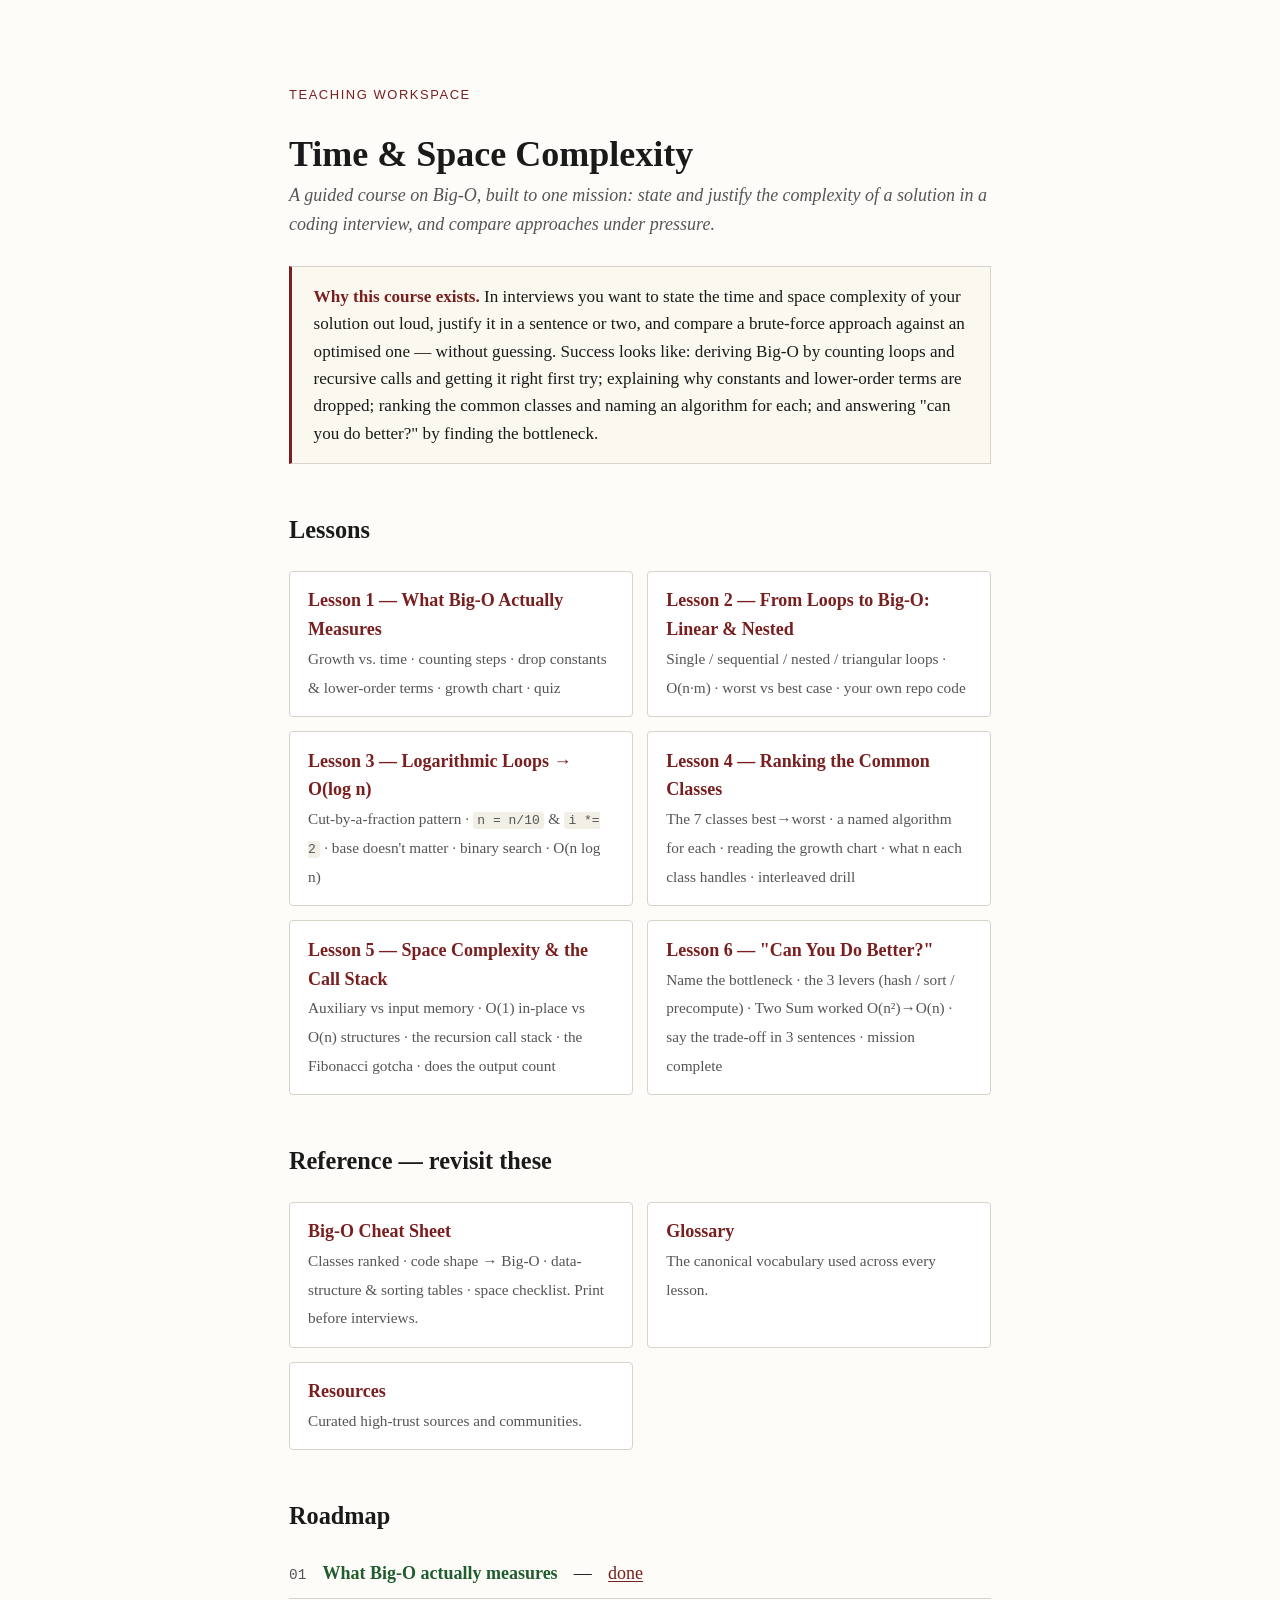
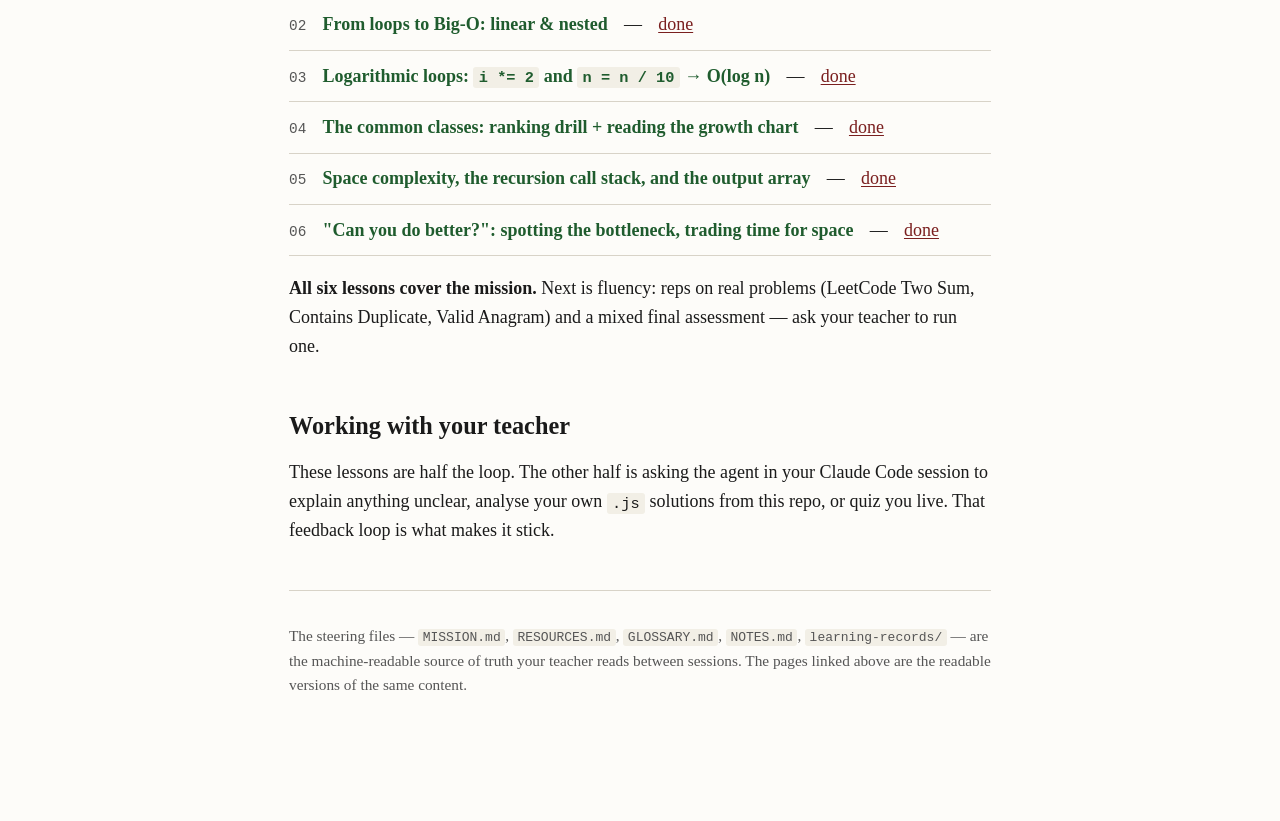
<file: timeAndSpaceComplextiy/index.html>
<!DOCTYPE html>
<html lang="en">
<head>
<meta charset="utf-8">
<meta name="viewport" content="width=device-width, initial-scale=1">
<title>Time &amp; Space Complexity — Course</title>
<link rel="stylesheet" href="assets/lesson.css">
<style>
  ol.roadmap { list-style: none; padding: 0; counter-reset: step; }
  ol.roadmap li { padding: 0.6rem 0; border-bottom: 1px solid var(--rule); display: flex; gap: 0.9rem; align-items: baseline; }
  ol.roadmap li::before { counter-increment: step; content: counter(step, decimal-leading-zero); font-family: "SF Mono", Menlo, monospace; font-size: 0.8rem; color: var(--ink-soft); }
  ol.roadmap .done { color: var(--good); font-weight: 600; }
  ol.roadmap .todo { color: var(--ink-soft); }
  .cardlinks { display: grid; grid-template-columns: 1fr 1fr; gap: 0.8rem; margin: 1.5rem 0; }
  .cardlinks a { display: block; border: 1px solid var(--rule); border-radius: 4px; padding: 0.8rem 1rem; text-decoration: none; background: #fff; }
  .cardlinks a:hover { border-color: var(--accent); }
  .cardlinks strong { display: block; }
  .cardlinks span { font-size: 0.85rem; color: var(--ink-soft); }
  @media (max-width: 34rem) { .cardlinks { grid-template-columns: 1fr; } }
</style>
</head>
<body>

<p class="kicker">Teaching Workspace</p>
<h1>Time &amp; Space Complexity</h1>
<p class="subtitle">A guided course on Big-O, built to one mission: state and justify the complexity of a solution in a coding interview, and compare approaches under pressure.</p>

<div class="callout">
<strong>Why this course exists.</strong> In interviews you want to state the time and space
complexity of your solution out loud, justify it in a sentence or two, and compare a
brute-force approach against an optimised one — without guessing. Success looks like:
deriving Big-O by counting loops and recursive calls and getting it right first try;
explaining why constants and lower-order terms are dropped; ranking the common classes
and naming an algorithm for each; and answering "can you do better?" by finding the
bottleneck.
</div>

<h2>Lessons</h2>

<div class="cardlinks">
  <a href="lessons/0001-what-big-o-measures.html">
    <strong>Lesson 1 — What Big-O Actually Measures</strong>
    <span>Growth vs. time · counting steps · drop constants &amp; lower-order terms · growth chart · quiz</span>
  </a>
  <a href="lessons/0002-loops-to-big-o-linear-and-nested.html">
    <strong>Lesson 2 — From Loops to Big-O: Linear &amp; Nested</strong>
    <span>Single / sequential / nested / triangular loops · O(n·m) · worst vs best case · your own repo code</span>
  </a>
  <a href="lessons/0003-logarithmic-loops.html">
    <strong>Lesson 3 — Logarithmic Loops → O(log n)</strong>
    <span>Cut-by-a-fraction pattern · <code>n = n/10</code> &amp; <code>i *= 2</code> · base doesn't matter · binary search · O(n log n)</span>
  </a>
  <a href="lessons/0004-ranking-the-common-classes.html">
    <strong>Lesson 4 — Ranking the Common Classes</strong>
    <span>The 7 classes best→worst · a named algorithm for each · reading the growth chart · what n each class handles · interleaved drill</span>
  </a>
  <a href="lessons/0005-space-complexity-and-the-call-stack.html">
    <strong>Lesson 5 — Space Complexity &amp; the Call Stack</strong>
    <span>Auxiliary vs input memory · O(1) in-place vs O(n) structures · the recursion call stack · the Fibonacci gotcha · does the output count</span>
  </a>
  <a href="lessons/0006-can-you-do-better.html">
    <strong>Lesson 6 — "Can You Do Better?"</strong>
    <span>Name the bottleneck · the 3 levers (hash / sort / precompute) · Two Sum worked O(n²)→O(n) · say the trade-off in 3 sentences · mission complete</span>
  </a>
</div>

<h2>Reference — revisit these</h2>

<div class="cardlinks">
  <a href="reference/big-o-cheat-sheet.html">
    <strong>Big-O Cheat Sheet</strong>
    <span>Classes ranked · code shape → Big-O · data-structure &amp; sorting tables · space checklist. Print before interviews.</span>
  </a>
  <a href="reference/glossary.html">
    <strong>Glossary</strong>
    <span>The canonical vocabulary used across every lesson.</span>
  </a>
  <a href="reference/resources.html">
    <strong>Resources</strong>
    <span>Curated high-trust sources and communities.</span>
  </a>
</div>

<h2>Roadmap</h2>

<ol class="roadmap">
  <li><span class="done">What Big-O actually measures</span> — <a href="lessons/0001-what-big-o-measures.html">done</a></li>
  <li><span class="done">From loops to Big-O: linear &amp; nested</span> — <a href="lessons/0002-loops-to-big-o-linear-and-nested.html">done</a></li>
  <li><span class="done">Logarithmic loops: <code>i *= 2</code> and <code>n = n / 10</code> &rarr; O(log n)</span> — <a href="lessons/0003-logarithmic-loops.html">done</a></li>
  <li><span class="done">The common classes: ranking drill + reading the growth chart</span> — <a href="lessons/0004-ranking-the-common-classes.html">done</a></li>
  <li><span class="done">Space complexity, the recursion call stack, and the output array</span> — <a href="lessons/0005-space-complexity-and-the-call-stack.html">done</a></li>
  <li><span class="done">"Can you do better?": spotting the bottleneck, trading time for space</span> — <a href="lessons/0006-can-you-do-better.html">done</a></li>
</ol>

<p style="margin-top:1rem"><strong>All six lessons cover the mission.</strong> Next is
fluency: reps on real problems (LeetCode Two Sum, Contains Duplicate, Valid Anagram) and
a mixed final assessment — ask your teacher to run one.</p>

<h2>Working with your teacher</h2>
<p>
These lessons are half the loop. The other half is asking the agent in your Claude Code
session to explain anything unclear, analyse your own <code>.js</code> solutions from this
repo, or quiz you live. That feedback loop is what makes it stick.
</p>

<div class="footer-note">
<p class="no-print">The steering files — <code>MISSION.md</code>, <code>RESOURCES.md</code>,
<code>GLOSSARY.md</code>, <code>NOTES.md</code>, <code>learning-records/</code> — are the
machine-readable source of truth your teacher reads between sessions. The pages linked
above are the readable versions of the same content.</p>
</div>

</body>
</html>
</file>
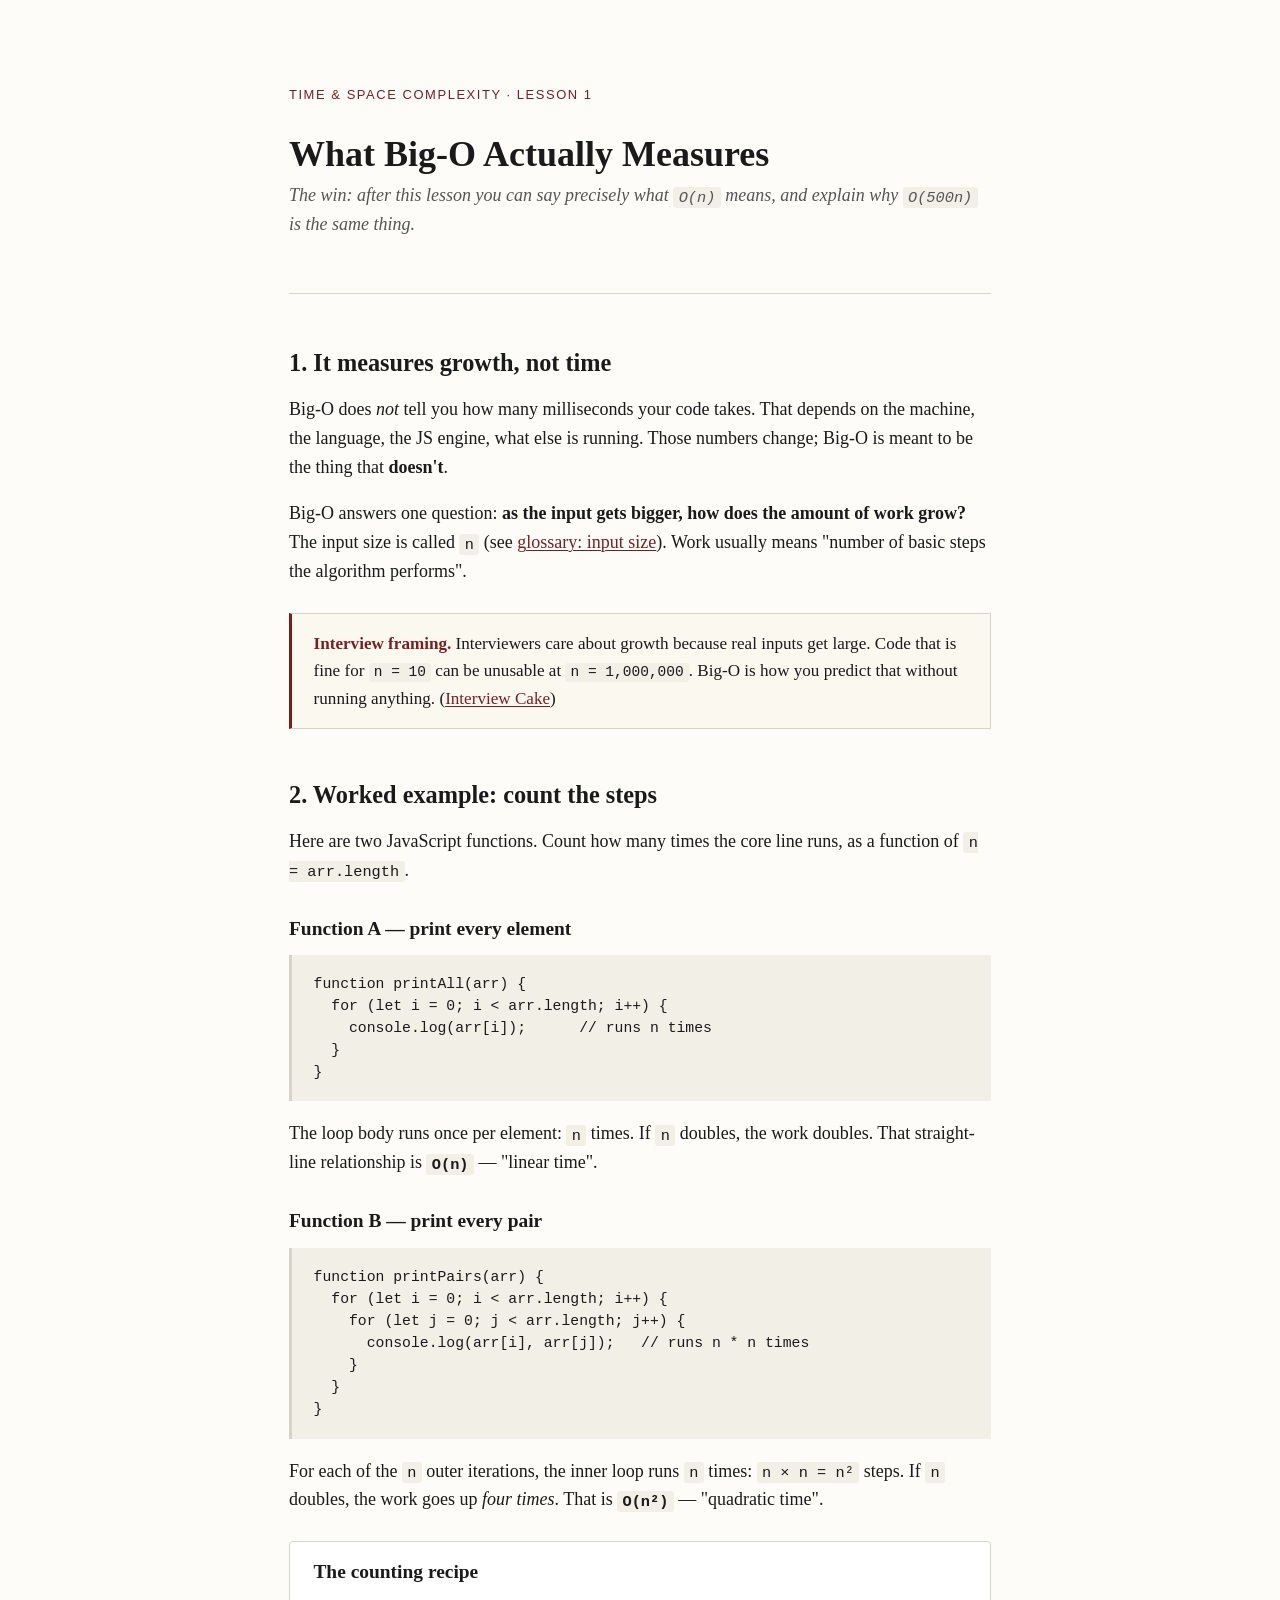
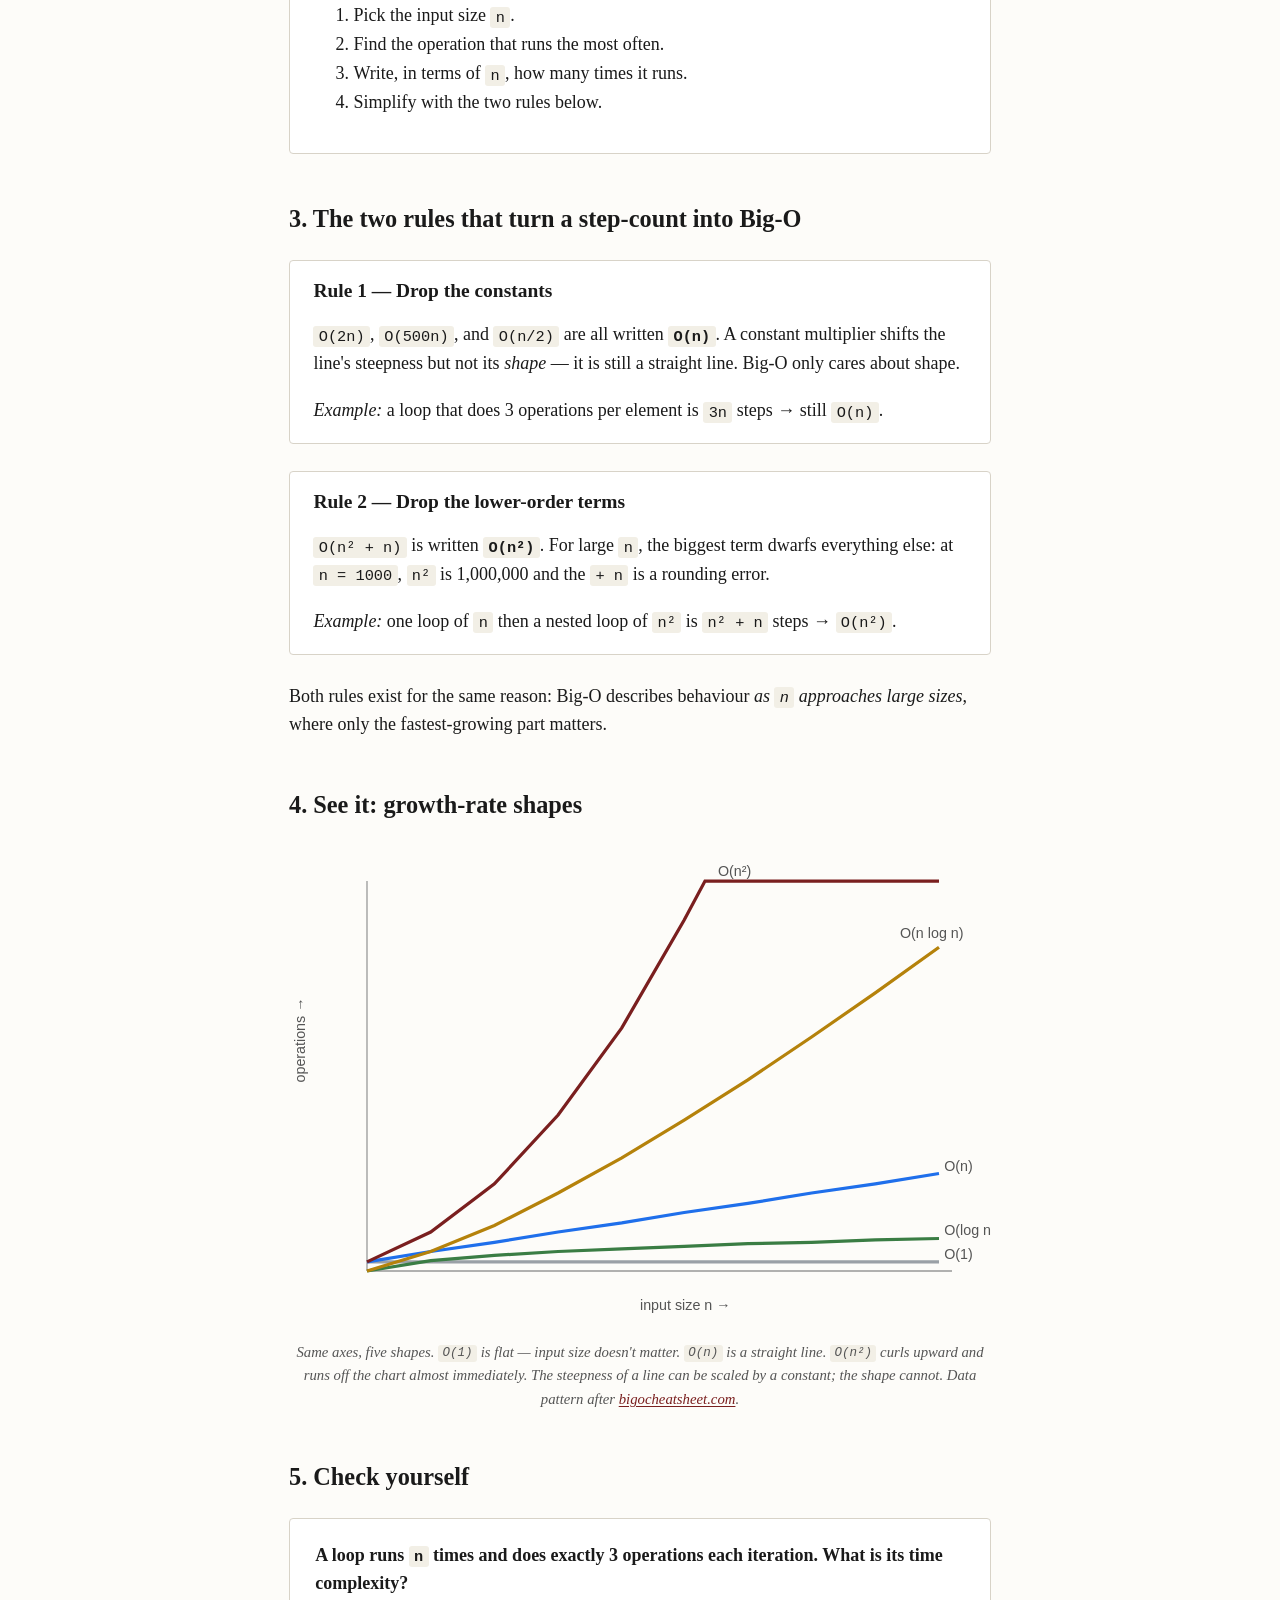
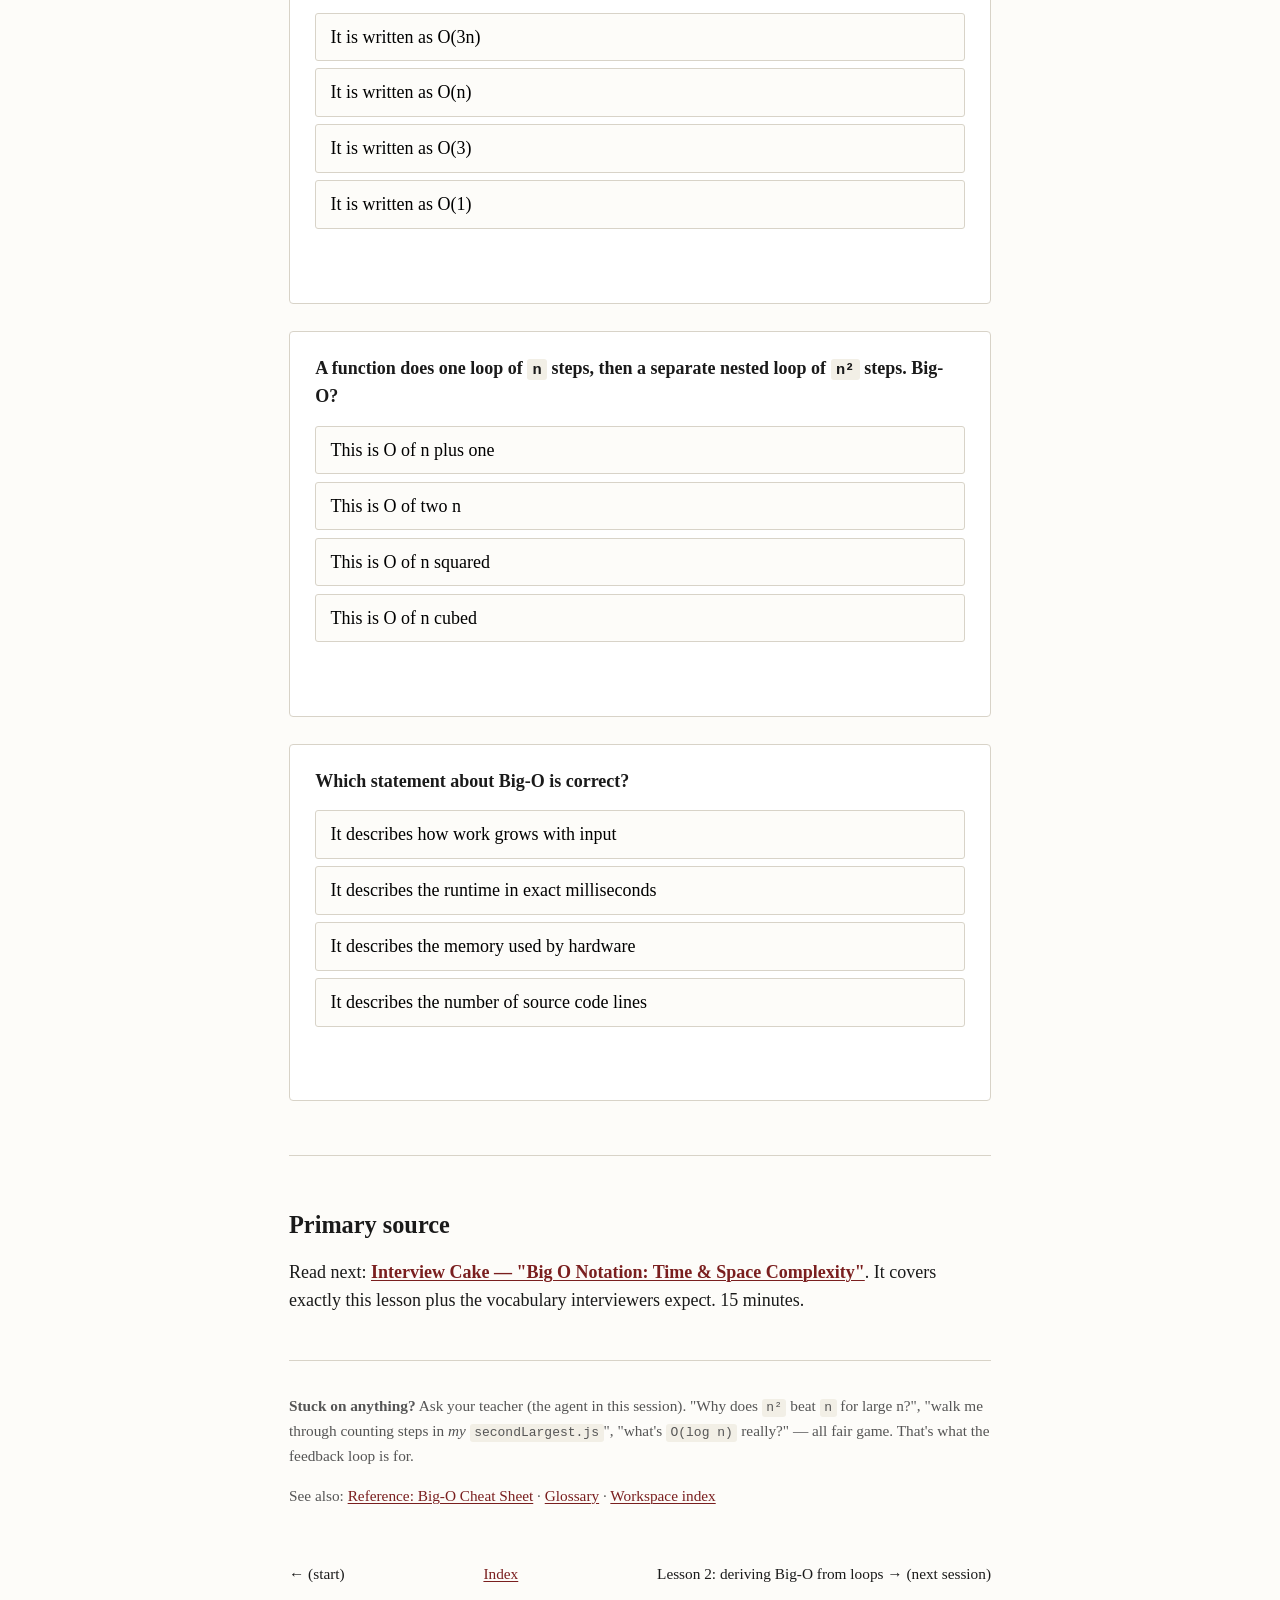
<file: timeAndSpaceComplextiy/lessons/0001-what-big-o-measures.html>
<!DOCTYPE html>
<html lang="en">
<head>
<meta charset="utf-8">
<meta name="viewport" content="width=device-width, initial-scale=1">
<title>Lesson 1 · What Big-O Actually Measures</title>
<link rel="stylesheet" href="../assets/lesson.css">
<script src="../assets/quiz.js"></script>
</head>
<body>

<p class="kicker">Time &amp; Space Complexity · Lesson 1</p>
<h1>What Big-O Actually Measures</h1>
<p class="subtitle">The win: after this lesson you can say precisely what <code>O(n)</code> means, and explain why <code>O(500n)</code> is the same thing.</p>

<hr>

<h2>1. It measures growth, not time</h2>

<p>
Big-O does <em>not</em> tell you how many milliseconds your code takes. That depends on
the machine, the language, the JS engine, what else is running. Those numbers change;
Big-O is meant to be the thing that <strong>doesn't</strong>.
</p>

<p>
Big-O answers one question: <strong>as the input gets bigger, how does the amount of
work grow?</strong> The input size is called <code>n</code> (see
<a href="../reference/glossary.html">glossary: input size</a>). Work usually means "number of basic
steps the algorithm performs".
</p>

<div class="callout">
<strong>Interview framing.</strong> Interviewers care about growth because real inputs
get large. Code that is fine for <code>n = 10</code> can be unusable at
<code>n = 1,000,000</code>. Big-O is how you predict that without running anything.
<span class="no-print"> (<a href="https://www.interviewcake.com/article/java/big-o-notation-time-and-space-complexity">Interview Cake</a>)</span>
</div>

<h2>2. Worked example: count the steps</h2>

<p>Here are two JavaScript functions. Count how many times the core line runs, as a function of <code>n = arr.length</code>.</p>

<h3>Function A — print every element</h3>
<pre><code>function printAll(arr) {
  for (let i = 0; i &lt; arr.length; i++) {
    console.log(arr[i]);      // runs n times
  }
}</code></pre>
<p>
The loop body runs once per element: <code>n</code> times. If <code>n</code> doubles,
the work doubles. That straight-line relationship is <strong><code>O(n)</code></strong> —
"linear time".
</p>

<h3>Function B — print every pair</h3>
<pre><code>function printPairs(arr) {
  for (let i = 0; i &lt; arr.length; i++) {
    for (let j = 0; j &lt; arr.length; j++) {
      console.log(arr[i], arr[j]);   // runs n * n times
    }
  }
}</code></pre>
<p>
For each of the <code>n</code> outer iterations, the inner loop runs <code>n</code>
times: <code>n &times; n = n²</code> steps. If <code>n</code> doubles, the work goes up
<em>four times</em>. That is <strong><code>O(n²)</code></strong> — "quadratic time".
</p>

<div class="rule-box">
<h3>The counting recipe</h3>
<ol>
<li>Pick the input size <code>n</code>.</li>
<li>Find the operation that runs the most often.</li>
<li>Write, in terms of <code>n</code>, how many times it runs.</li>
<li>Simplify with the two rules below.</li>
</ol>
</div>

<h2>3. The two rules that turn a step-count into Big-O</h2>

<div class="rule-box">
<h3>Rule 1 — Drop the constants</h3>
<p>
<code>O(2n)</code>, <code>O(500n)</code>, and <code>O(n/2)</code> are all written
<strong><code>O(n)</code></strong>. A constant multiplier shifts the line's steepness
but not its <em>shape</em> — it is still a straight line. Big-O only cares about shape.
</p>
<p style="margin-bottom:0"><em>Example:</em> a loop that does 3 operations per element is
<code>3n</code> steps &rarr; still <code>O(n)</code>.</p>
</div>

<div class="rule-box">
<h3>Rule 2 — Drop the lower-order terms</h3>
<p>
<code>O(n² + n)</code> is written <strong><code>O(n²)</code></strong>. For large
<code>n</code>, the biggest term dwarfs everything else: at <code>n = 1000</code>,
<code>n²</code> is 1,000,000 and the <code>+ n</code> is a rounding error.
</p>
<p style="margin-bottom:0"><em>Example:</em> one loop of <code>n</code> then a nested loop
of <code>n²</code> is <code>n² + n</code> steps &rarr; <code>O(n²)</code>.</p>
</div>

<p>
Both rules exist for the same reason: Big-O describes behaviour <em>as <code>n</code>
approaches large sizes</em>, where only the fastest-growing part matters.
</p>

<h2>4. See it: growth-rate shapes</h2>

<figure>
<svg viewBox="0 0 540 360" role="img" aria-label="Line chart comparing growth rates of common Big-O classes as n increases" xmlns="http://www.w3.org/2000/svg">
  <style>
    .axis { stroke: #999; stroke-width: 1; }
    .grid { stroke: #e5e0d4; stroke-width: 1; }
    .lbl  { font: 11px -apple-system, sans-serif; fill: #555; }
    .curve { fill: none; stroke-width: 2.5; }
  </style>

  <!-- axes -->
  <line class="axis" x1="60" y1="20" x2="60" y2="320"/>
  <line class="axis" x1="60" y1="320" x2="510" y2="320"/>
  <text class="lbl" x="270" y="350">input size  n  &#8594;</text>
  <text class="lbl" x="12" y="175" transform="rotate(-90 12 175)">operations  &#8594;</text>

  <!-- curves -->
  <polyline class="curve" stroke="#9aa0a6" points="60,313 500,313"/>
  <polyline class="curve" stroke="#3a7d44" points="60,320 109,312 158,308 207,305 256,303 304,301 353,299 402,298 451,296 500,295"/>
  <polyline class="curve" stroke="#1f6feb" points="60,313 109,305 158,298 207,290 256,283 304,275 353,268 402,260 451,253 500,245"/>
  <polyline class="curve" stroke="#b5820b" points="60,320 109,305 158,285 207,260 256,233 304,204 353,173 402,140 451,106 500,71"/>
  <polyline class="curve" stroke="#7a1f1f" points="60,313 109,290 158,253 207,200 256,133 304,50 320,20 500,20"/>

  <!-- curve labels -->
  <text class="lbl" x="504" y="311" fill="#9aa0a6">O(1)</text>
  <text class="lbl" x="504" y="292" fill="#3a7d44">O(log n)</text>
  <text class="lbl" x="504" y="243" fill="#1f6feb">O(n)</text>
  <text class="lbl" x="470" y="64"  fill="#b5820b">O(n log n)</text>
  <text class="lbl" x="330" y="16"  fill="#7a1f1f">O(n&#178;)</text>
</svg>
<figcaption>
Same axes, five shapes. <code>O(1)</code> is flat — input size doesn't matter.
<code>O(n)</code> is a straight line. <code>O(n²)</code> curls upward and runs off the
chart almost immediately. The steepness of a line can be scaled by a constant; the
<em>shape</em> cannot. Data pattern after
<a href="https://www.bigocheatsheet.com/">bigocheatsheet.com</a>.
</figcaption>
</figure>

<h2>5. Check yourself</h2>

<div class="quiz" data-answer="1"
  data-explain="A constant multiplier (here, 3) is dropped by Rule 1. The loop still does work proportional to n, so it is O(n).">
  <p class="q">A loop runs <code>n</code> times and does exactly 3 operations each iteration. What is its time complexity?</p>
  <ul>
    <li><button class="opt">It is written as O(3n)</button></li>
    <li><button class="opt">It is written as O(n)</button></li>
    <li><button class="opt">It is written as O(3)</button></li>
    <li><button class="opt">It is written as O(1)</button></li>
  </ul>
  <p class="feedback" aria-live="polite"></p>
</div>

<div class="quiz" data-answer="2"
  data-explain="Steps total n^2 + n. Rule 2 drops the lower-order + n term because n^2 grows faster, leaving O(n^2).">
  <p class="q">A function does one loop of <code>n</code> steps, then a separate nested loop of <code>n²</code> steps. Big-O?</p>
  <ul>
    <li><button class="opt">This is O of n plus one</button></li>
    <li><button class="opt">This is O of two n</button></li>
    <li><button class="opt">This is O of n squared</button></li>
    <li><button class="opt">This is O of n cubed</button></li>
  </ul>
  <p class="feedback" aria-live="polite"></p>
</div>

<div class="quiz" data-answer="0"
  data-explain="Big-O measures how work grows with input size, not clock time. Milliseconds depend on hardware and language; growth rate does not.">
  <p class="q">Which statement about Big-O is correct?</p>
  <ul>
    <li><button class="opt">It describes how work grows with input</button></li>
    <li><button class="opt">It describes the runtime in exact milliseconds</button></li>
    <li><button class="opt">It describes the memory used by hardware</button></li>
    <li><button class="opt">It describes the number of source code lines</button></li>
  </ul>
  <p class="feedback" aria-live="polite"></p>
</div>

<hr>

<h2>Primary source</h2>
<p>
Read next: <a href="https://www.interviewcake.com/article/java/big-o-notation-time-and-space-complexity"><strong>Interview Cake — "Big O Notation: Time &amp; Space Complexity"</strong></a>.
It covers exactly this lesson plus the vocabulary interviewers expect. 15 minutes.
</p>

<div class="footer-note">
<p><strong>Stuck on anything?</strong> Ask your teacher (the agent in this session).
"Why does <code>n²</code> beat <code>n</code> for large n?", "walk me through counting
steps in <em>my</em> <code>secondLargest.js</code>", "what's <code>O(log n)</code>
really?" — all fair game. That's what the feedback loop is for.</p>
<p>See also: <a href="../reference/big-o-cheat-sheet.html">Reference: Big-O Cheat Sheet</a> ·
<a href="../reference/glossary.html">Glossary</a> · <a href="../index.html">Workspace index</a></p>
</div>

<nav class="nav">
  <span>&#8592; (start)</span>
  <span><a href="../index.html">Index</a></span>
  <span>Lesson 2: deriving Big-O from loops &#8594; (next session)</span>
</nav>

</body>
</html>
</file>
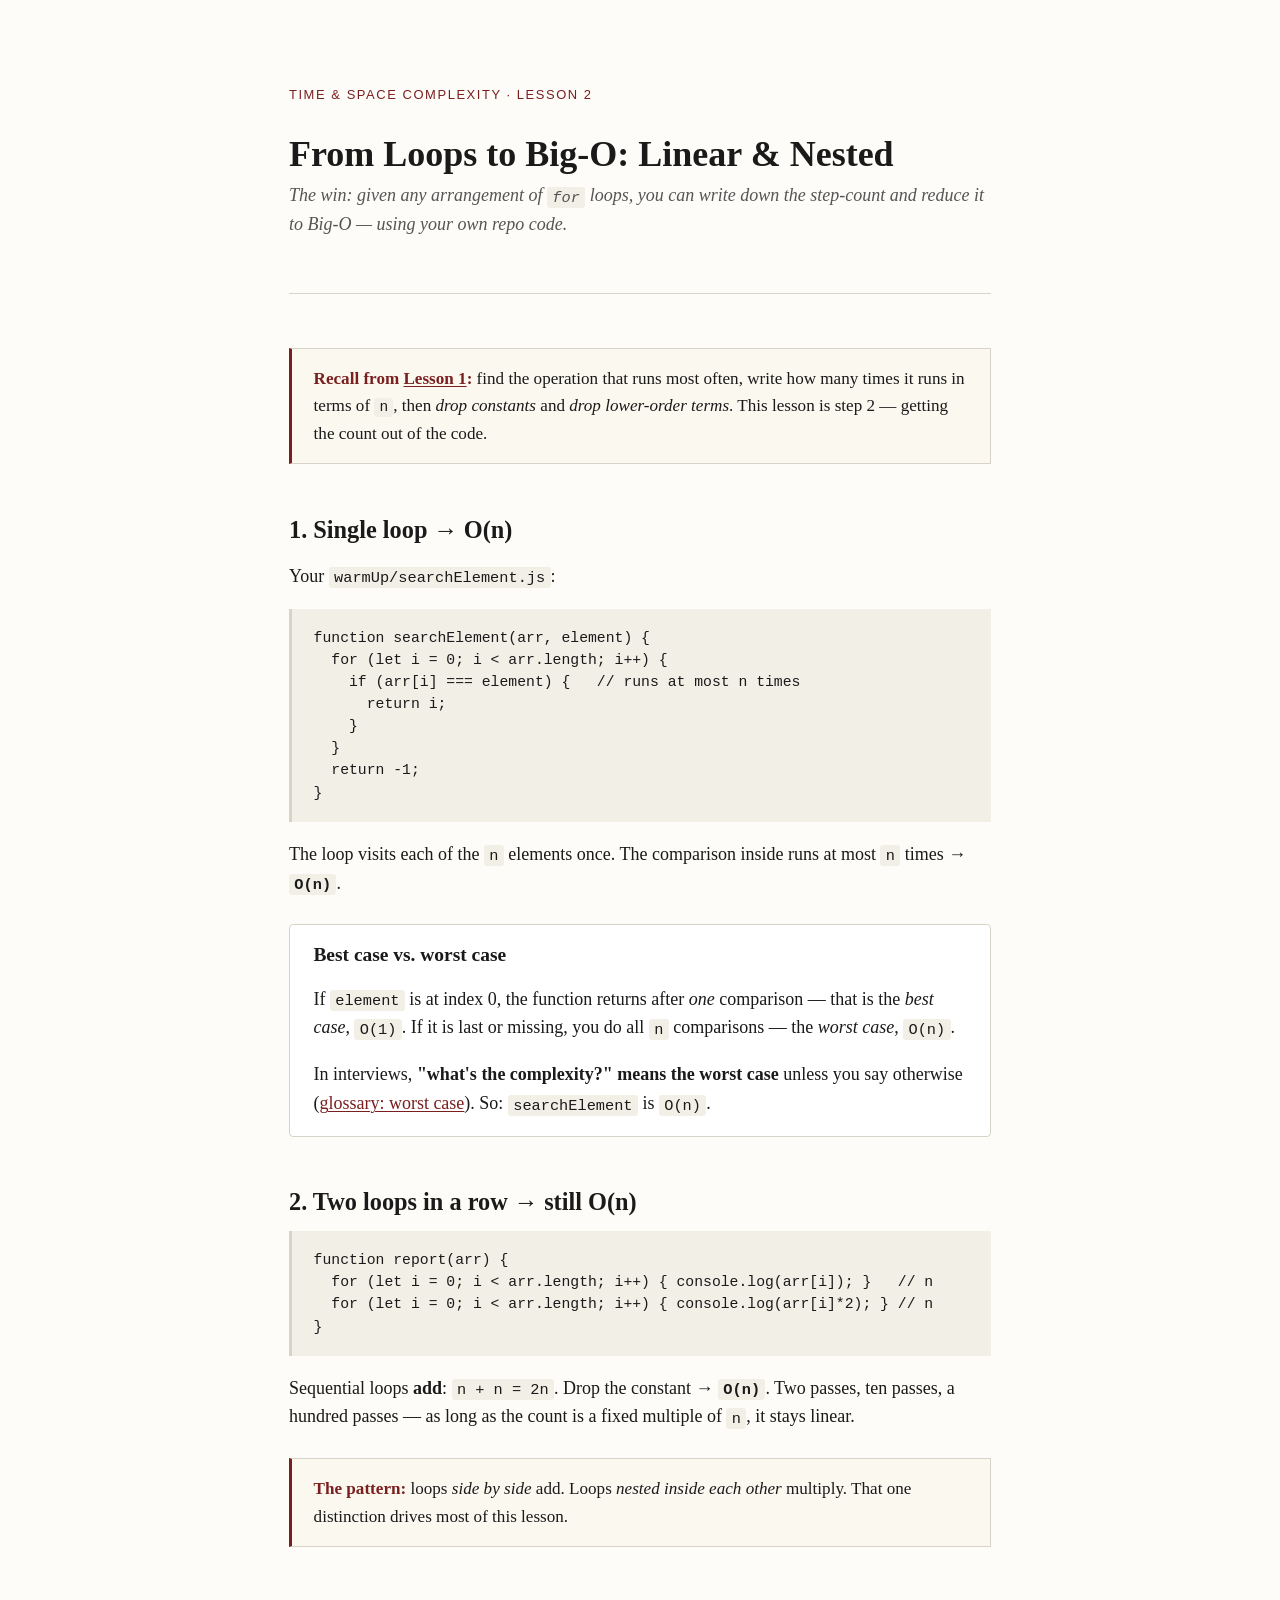
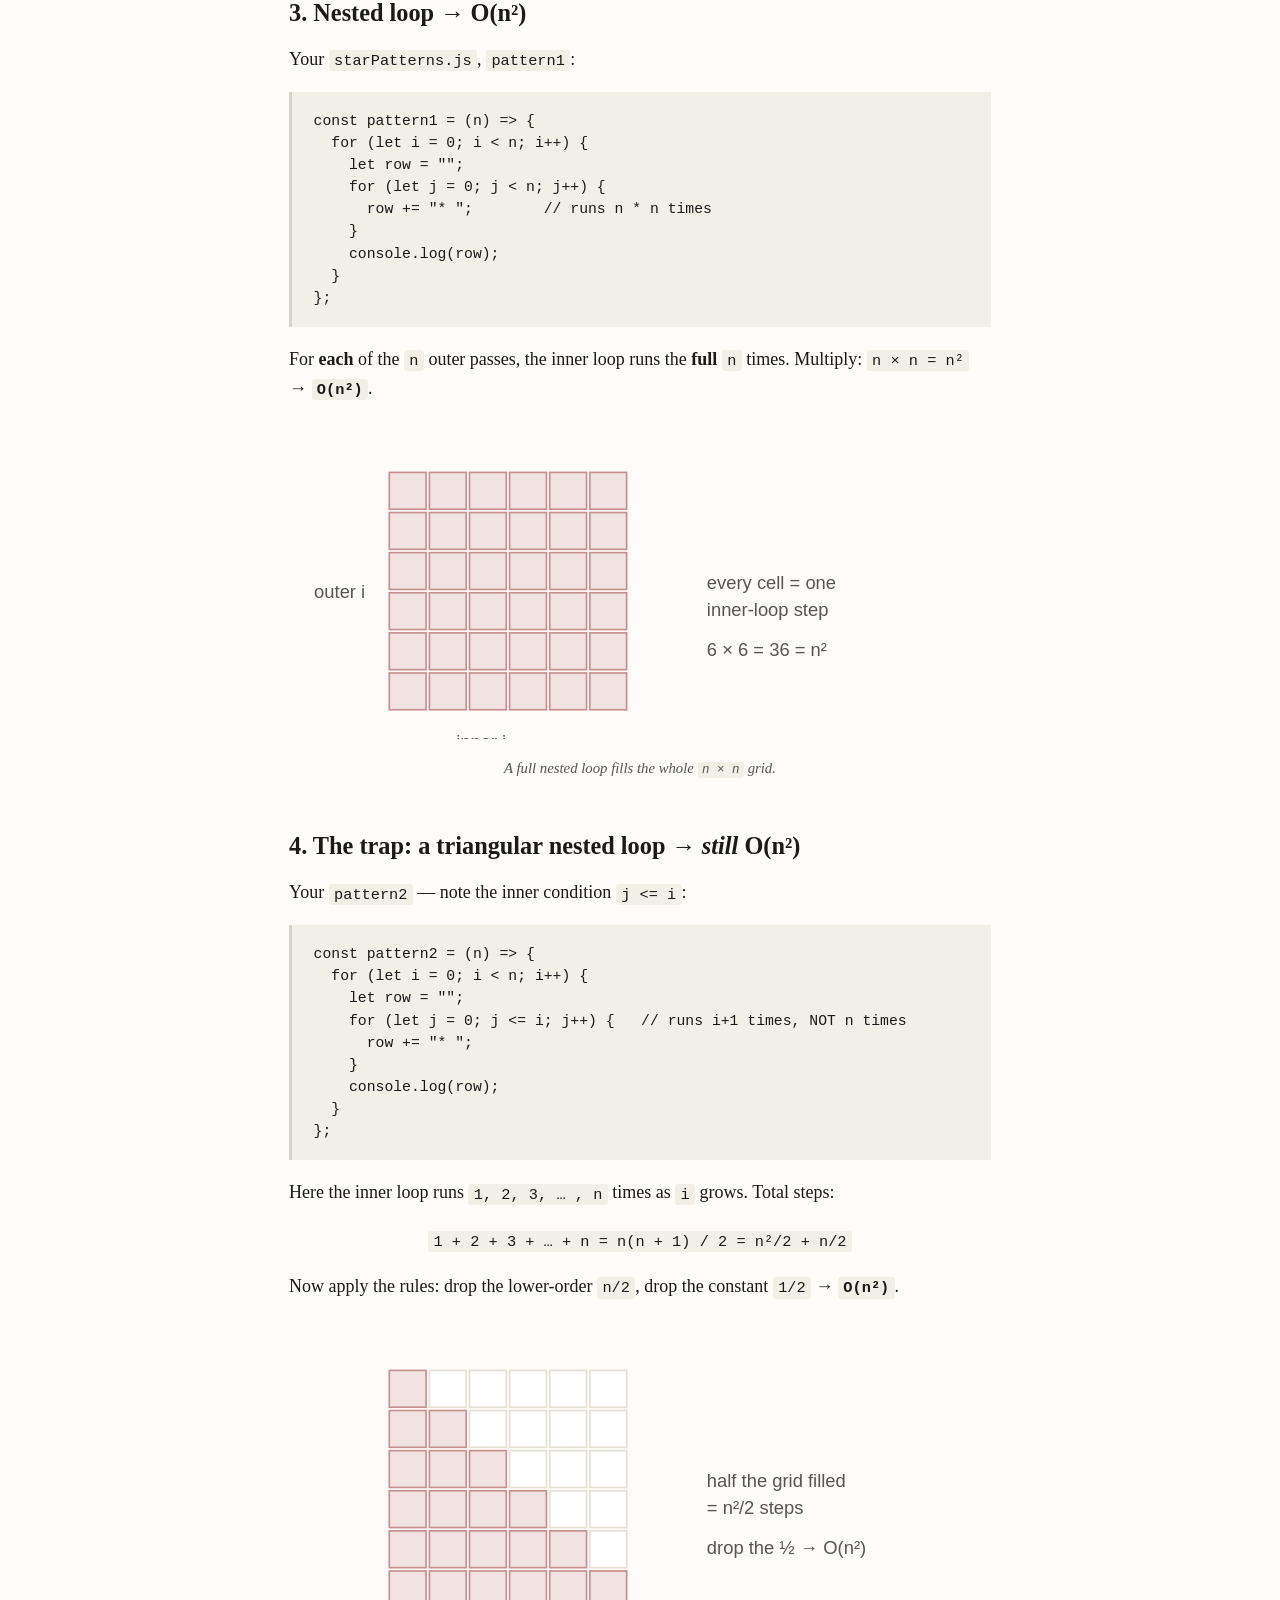
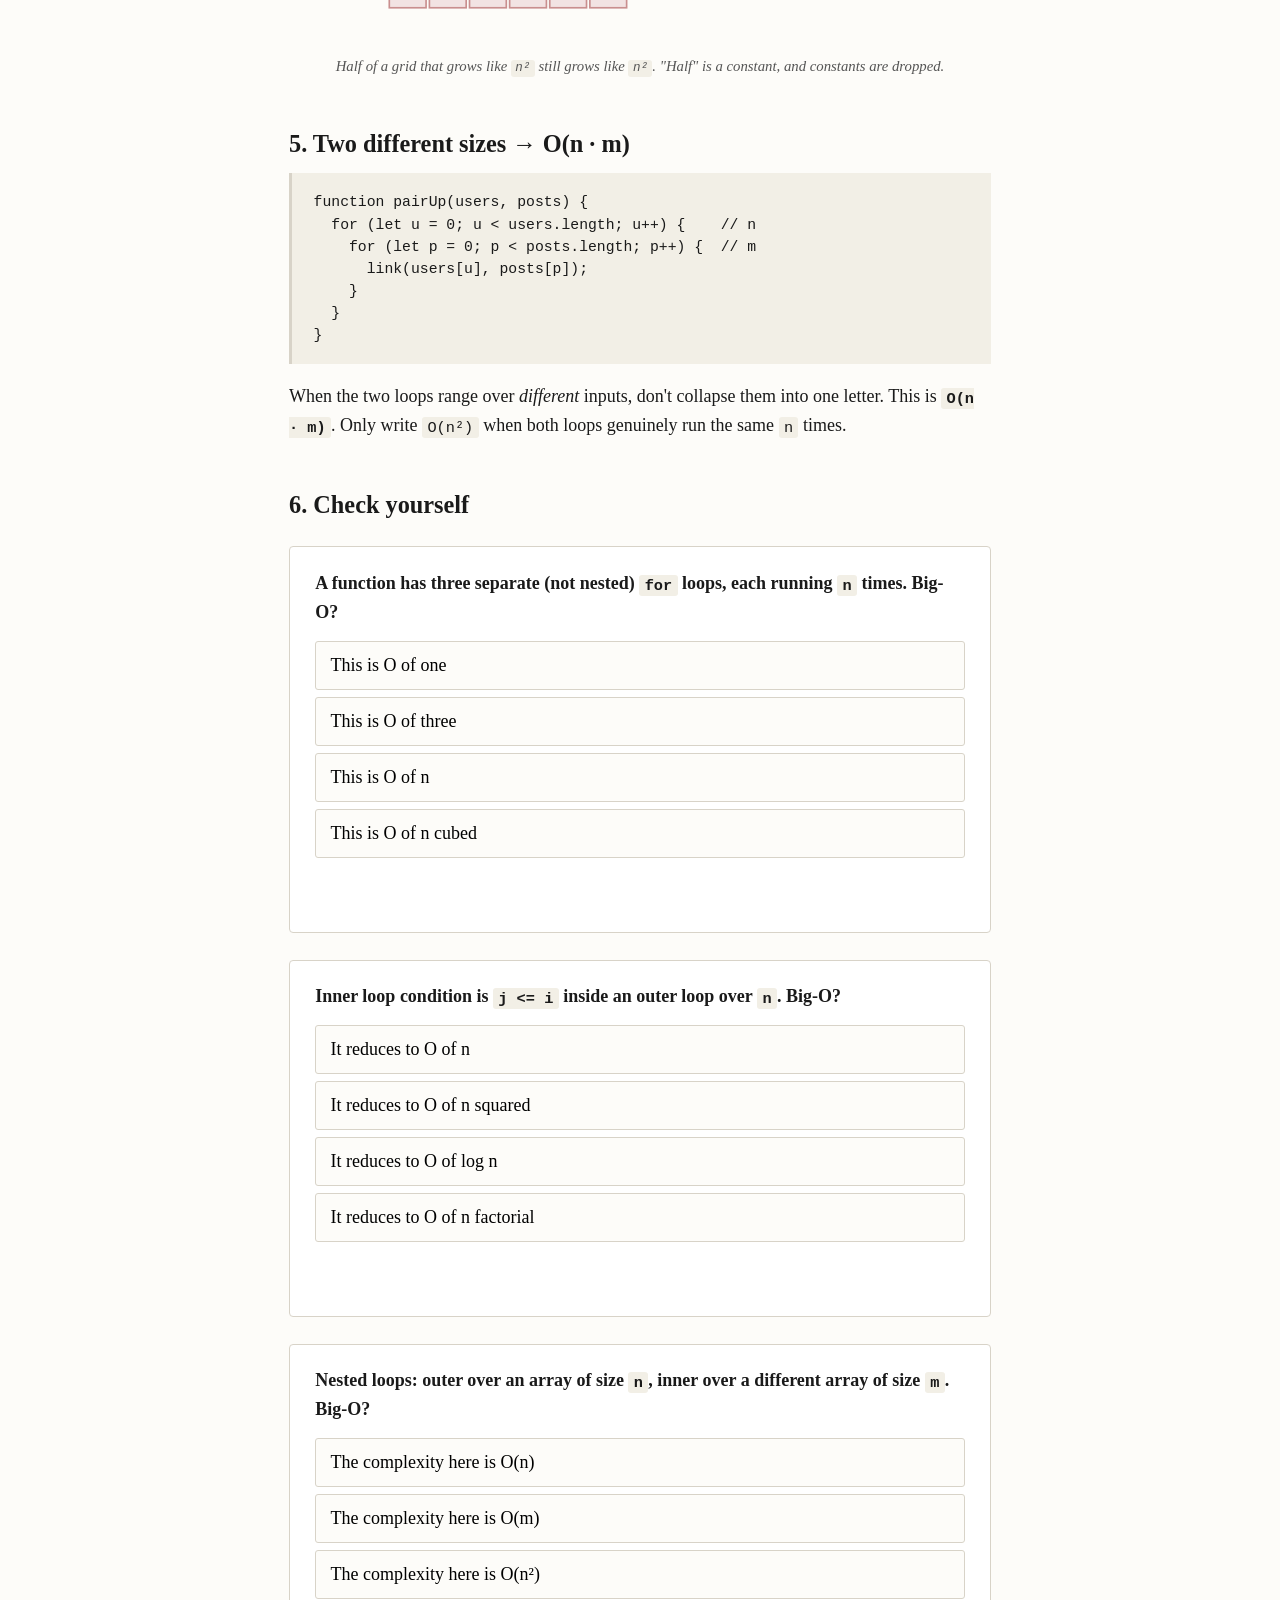
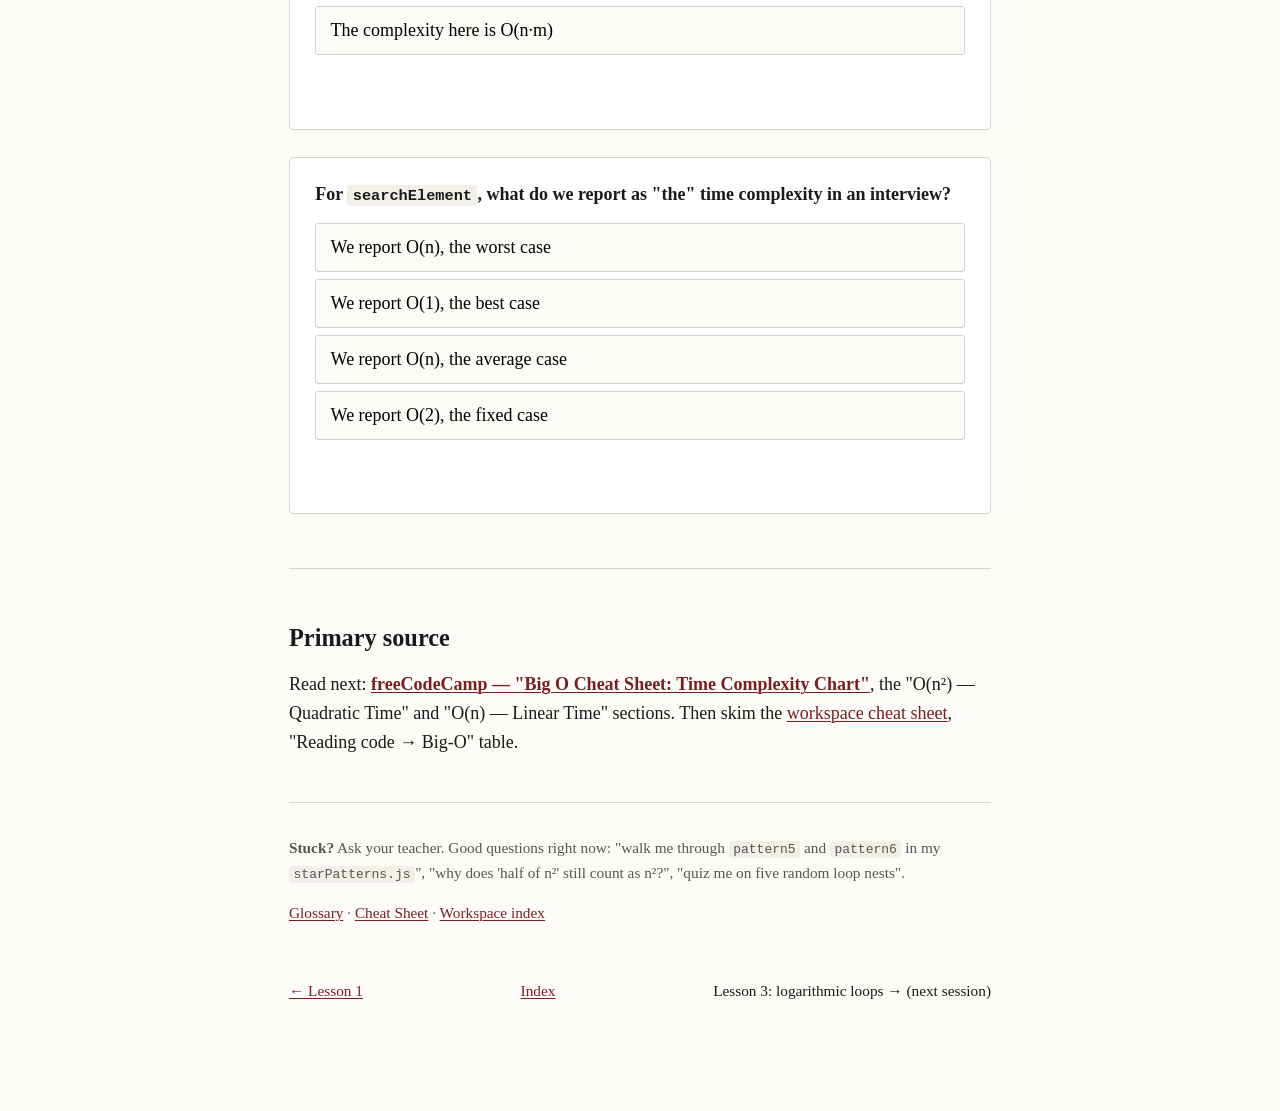
<file: timeAndSpaceComplextiy/lessons/0002-loops-to-big-o-linear-and-nested.html>
<!DOCTYPE html>
<html lang="en">
<head>
<meta charset="utf-8">
<meta name="viewport" content="width=device-width, initial-scale=1">
<title>Lesson 2 · From Loops to Big-O: Linear &amp; Nested</title>
<link rel="stylesheet" href="../assets/lesson.css">
<script src="../assets/quiz.js"></script>
</head>
<body>

<p class="kicker">Time &amp; Space Complexity · Lesson 2</p>
<h1>From Loops to Big-O: Linear &amp; Nested</h1>
<p class="subtitle">The win: given any arrangement of <code>for</code> loops, you can write down the step-count and reduce it to Big-O — using your own repo code.</p>

<hr>

<div class="callout">
<strong>Recall from <a href="0001-what-big-o-measures.html">Lesson 1</a>:</strong> find the
operation that runs most often, write how many times it runs in terms of <code>n</code>,
then <em>drop constants</em> and <em>drop lower-order terms</em>. This lesson is step 2 —
getting the count out of the code.
</div>

<h2>1. Single loop &rarr; O(n)</h2>

<p>Your <code>warmUp/searchElement.js</code>:</p>
<pre><code>function searchElement(arr, element) {
  for (let i = 0; i &lt; arr.length; i++) {
    if (arr[i] === element) {   // runs at most n times
      return i;
    }
  }
  return -1;
}</code></pre>

<p>
The loop visits each of the <code>n</code> elements once. The comparison inside runs at
most <code>n</code> times &rarr; <strong><code>O(n)</code></strong>.
</p>

<div class="rule-box">
<h3>Best case vs. worst case</h3>
<p>
If <code>element</code> is at index 0, the function returns after <em>one</em>
comparison — that is the <em>best case</em>, <code>O(1)</code>. If it is last or missing,
you do all <code>n</code> comparisons — the <em>worst case</em>, <code>O(n)</code>.
</p>
<p style="margin-bottom:0">
In interviews, <strong>"what's the complexity?" means the worst case</strong> unless you
say otherwise (<a href="../reference/glossary.html">glossary: worst case</a>). So:
<code>searchElement</code> is <code>O(n)</code>.
</p>
</div>

<h2>2. Two loops in a row &rarr; still O(n)</h2>

<pre><code>function report(arr) {
  for (let i = 0; i &lt; arr.length; i++) { console.log(arr[i]); }   // n
  for (let i = 0; i &lt; arr.length; i++) { console.log(arr[i]*2); } // n
}</code></pre>

<p>
Sequential loops <strong>add</strong>: <code>n + n = 2n</code>. Drop the constant &rarr;
<strong><code>O(n)</code></strong>. Two passes, ten passes, a hundred passes — as long as
the count is a fixed multiple of <code>n</code>, it stays linear.
</p>

<div class="callout">
<strong>The pattern:</strong> loops <em>side by side</em> add. Loops <em>nested inside
each other</em> multiply. That one distinction drives most of this lesson.
</div>

<h2>3. Nested loop &rarr; O(n²)</h2>

<p>Your <code>starPatterns.js</code>, <code>pattern1</code>:</p>
<pre><code>const pattern1 = (n) =&gt; {
  for (let i = 0; i &lt; n; i++) {
    let row = "";
    for (let j = 0; j &lt; n; j++) {
      row += "* ";        // runs n * n times
    }
    console.log(row);
  }
};</code></pre>

<p>
For <strong>each</strong> of the <code>n</code> outer passes, the inner loop runs the
<strong>full</strong> <code>n</code> times. Multiply: <code>n &times; n = n²</code> &rarr;
<strong><code>O(n²)</code></strong>.
</p>

<figure>
<svg viewBox="0 0 420 180" role="img" aria-label="A 6 by 6 grid, every cell filled, showing n times n iterations" xmlns="http://www.w3.org/2000/svg">
  <style>
    .cell { fill: #f2e3e3; stroke: #c98f8f; }
    .t { font: 11px -apple-system, sans-serif; fill: #555; }
  </style>
  <g transform="translate(60,20)">
    <!-- 6x6 grid, all filled -->
    <g>
      <!-- generate via explicit rects -->
      <rect class="cell" x="0"   y="0"   width="22" height="22"/><rect class="cell" x="24"  y="0"   width="22" height="22"/><rect class="cell" x="48"  y="0"   width="22" height="22"/><rect class="cell" x="72"  y="0"   width="22" height="22"/><rect class="cell" x="96"  y="0"   width="22" height="22"/><rect class="cell" x="120" y="0"   width="22" height="22"/>
      <rect class="cell" x="0"   y="24"  width="22" height="22"/><rect class="cell" x="24"  y="24"  width="22" height="22"/><rect class="cell" x="48"  y="24"  width="22" height="22"/><rect class="cell" x="72"  y="24"  width="22" height="22"/><rect class="cell" x="96"  y="24"  width="22" height="22"/><rect class="cell" x="120" y="24"  width="22" height="22"/>
      <rect class="cell" x="0"   y="48"  width="22" height="22"/><rect class="cell" x="24"  y="48"  width="22" height="22"/><rect class="cell" x="48"  y="48"  width="22" height="22"/><rect class="cell" x="72"  y="48"  width="22" height="22"/><rect class="cell" x="96"  y="48"  width="22" height="22"/><rect class="cell" x="120" y="48"  width="22" height="22"/>
      <rect class="cell" x="0"   y="72"  width="22" height="22"/><rect class="cell" x="24"  y="72"  width="22" height="22"/><rect class="cell" x="48"  y="72"  width="22" height="22"/><rect class="cell" x="72"  y="72"  width="22" height="22"/><rect class="cell" x="96"  y="72"  width="22" height="22"/><rect class="cell" x="120" y="72"  width="22" height="22"/>
      <rect class="cell" x="0"   y="96"  width="22" height="22"/><rect class="cell" x="24"  y="96"  width="22" height="22"/><rect class="cell" x="48"  y="96"  width="22" height="22"/><rect class="cell" x="72"  y="96"  width="22" height="22"/><rect class="cell" x="96"  y="96"  width="22" height="22"/><rect class="cell" x="120" y="96"  width="22" height="22"/>
      <rect class="cell" x="0"   y="120" width="22" height="22"/><rect class="cell" x="24"  y="120" width="22" height="22"/><rect class="cell" x="48"  y="120" width="22" height="22"/><rect class="cell" x="72"  y="120" width="22" height="22"/><rect class="cell" x="96"  y="120" width="22" height="22"/><rect class="cell" x="120" y="120" width="22" height="22"/>
    </g>
    <text class="t" x="-45" y="75">outer i</text>
    <text class="t" x="40" y="165">inner j</text>
  </g>
  <text class="t" x="250" y="90">every cell = one</text>
  <text class="t" x="250" y="106">inner-loop step</text>
  <text class="t" x="250" y="130">6 &#215; 6 = 36 = n&#178;</text>
</svg>
<figcaption>A full nested loop fills the whole <code>n &times; n</code> grid.</figcaption>
</figure>

<h2>4. The trap: a triangular nested loop &rarr; <em>still</em> O(n²)</h2>

<p>Your <code>pattern2</code> — note the inner condition <code>j &lt;= i</code>:</p>
<pre><code>const pattern2 = (n) =&gt; {
  for (let i = 0; i &lt; n; i++) {
    let row = "";
    for (let j = 0; j &lt;= i; j++) {   // runs i+1 times, NOT n times
      row += "* ";
    }
    console.log(row);
  }
};</code></pre>

<p>
Here the inner loop runs <code>1, 2, 3, … , n</code> times as <code>i</code> grows. Total
steps:
</p>
<p style="text-align:center">
<code>1 + 2 + 3 + … + n = n(n + 1) / 2 = n²/2 + n/2</code>
</p>
<p>
Now apply the rules: drop the lower-order <code>n/2</code>, drop the constant
<code>1/2</code> &rarr; <strong><code>O(n²)</code></strong>.
</p>

<figure>
<svg viewBox="0 0 420 180" role="img" aria-label="A 6 by 6 grid with only the lower-left triangle filled, about half the cells" xmlns="http://www.w3.org/2000/svg">
  <style>
    .fill { fill: #f2e3e3; stroke: #c98f8f; }
    .empty { fill: #fff; stroke: #e5e0d4; }
    .t { font: 11px -apple-system, sans-serif; fill: #555; }
  </style>
  <g transform="translate(60,20)">
    <rect class="fill"  x="0"   y="0"   width="22" height="22"/><rect class="empty" x="24"  y="0"   width="22" height="22"/><rect class="empty" x="48"  y="0"   width="22" height="22"/><rect class="empty" x="72"  y="0"   width="22" height="22"/><rect class="empty" x="96"  y="0"   width="22" height="22"/><rect class="empty" x="120" y="0"   width="22" height="22"/>
    <rect class="fill"  x="0"   y="24"  width="22" height="22"/><rect class="fill"  x="24"  y="24"  width="22" height="22"/><rect class="empty" x="48"  y="24"  width="22" height="22"/><rect class="empty" x="72"  y="24"  width="22" height="22"/><rect class="empty" x="96"  y="24"  width="22" height="22"/><rect class="empty" x="120" y="24"  width="22" height="22"/>
    <rect class="fill"  x="0"   y="48"  width="22" height="22"/><rect class="fill"  x="24"  y="48"  width="22" height="22"/><rect class="fill"  x="48"  y="48"  width="22" height="22"/><rect class="empty" x="72"  y="48"  width="22" height="22"/><rect class="empty" x="96"  y="48"  width="22" height="22"/><rect class="empty" x="120" y="48"  width="22" height="22"/>
    <rect class="fill"  x="0"   y="72"  width="22" height="22"/><rect class="fill"  x="24"  y="72"  width="22" height="22"/><rect class="fill"  x="48"  y="72"  width="22" height="22"/><rect class="fill"  x="72"  y="72"  width="22" height="22"/><rect class="empty" x="96"  y="72"  width="22" height="22"/><rect class="empty" x="120" y="72"  width="22" height="22"/>
    <rect class="fill"  x="0"   y="96"  width="22" height="22"/><rect class="fill"  x="24"  y="96"  width="22" height="22"/><rect class="fill"  x="48"  y="96"  width="22" height="22"/><rect class="fill"  x="72"  y="96"  width="22" height="22"/><rect class="fill"  x="96"  y="96"  width="22" height="22"/><rect class="empty" x="120" y="96"  width="22" height="22"/>
    <rect class="fill"  x="0"   y="120" width="22" height="22"/><rect class="fill"  x="24"  y="120" width="22" height="22"/><rect class="fill"  x="48"  y="120" width="22" height="22"/><rect class="fill"  x="72"  y="120" width="22" height="22"/><rect class="fill"  x="96"  y="120" width="22" height="22"/><rect class="fill"  x="120" y="120" width="22" height="22"/>
  </g>
  <text class="t" x="250" y="90">half the grid filled</text>
  <text class="t" x="250" y="106">= n&#178;/2 steps</text>
  <text class="t" x="250" y="130">drop the &#189; &#8594; O(n&#178;)</text>
</svg>
<figcaption>
Half of a grid that grows like <code>n²</code> still grows like <code>n²</code>. "Half"
is a constant, and constants are dropped.
</figcaption>
</figure>

<h2>5. Two different sizes &rarr; O(n · m)</h2>

<pre><code>function pairUp(users, posts) {
  for (let u = 0; u &lt; users.length; u++) {    // n
    for (let p = 0; p &lt; posts.length; p++) {  // m
      link(users[u], posts[p]);
    }
  }
}</code></pre>
<p>
When the two loops range over <em>different</em> inputs, don't collapse them into one
letter. This is <strong><code>O(n · m)</code></strong>. Only write <code>O(n²)</code>
when both loops genuinely run the same <code>n</code> times.
</p>

<h2>6. Check yourself</h2>

<div class="quiz" data-answer="2"
  data-explain="Sequential loops add: n + n + n = 3n. Drop the constant 3, leaving O(n).">
  <p class="q">A function has three separate (not nested) <code>for</code> loops, each running <code>n</code> times. Big-O?</p>
  <ul>
    <li><button class="opt">This is O of one</button></li>
    <li><button class="opt">This is O of three</button></li>
    <li><button class="opt">This is O of n</button></li>
    <li><button class="opt">This is O of n cubed</button></li>
  </ul>
  <p class="feedback" aria-live="polite"></p>
</div>

<div class="quiz" data-answer="1"
  data-explain="Inner loop runs 1+2+...+n = n(n+1)/2 = n^2/2 + n/2 steps. Drop the lower-order term and the 1/2 constant, leaving O(n^2).">
  <p class="q">Inner loop condition is <code>j &lt;= i</code> inside an outer loop over <code>n</code>. Big-O?</p>
  <ul>
    <li><button class="opt">It reduces to O of n</button></li>
    <li><button class="opt">It reduces to O of n squared</button></li>
    <li><button class="opt">It reduces to O of log n</button></li>
    <li><button class="opt">It reduces to O of n factorial</button></li>
  </ul>
  <p class="feedback" aria-live="polite"></p>
</div>

<div class="quiz" data-answer="3"
  data-explain="The loops range over two different inputs of sizes n and m, so the count is n*m. It is only O(n^2) when both loops run the same n times.">
  <p class="q">Nested loops: outer over an array of size <code>n</code>, inner over a different array of size <code>m</code>. Big-O?</p>
  <ul>
    <li><button class="opt">The complexity here is O(n)</button></li>
    <li><button class="opt">The complexity here is O(m)</button></li>
    <li><button class="opt">The complexity here is O(n²)</button></li>
    <li><button class="opt">The complexity here is O(n·m)</button></li>
  </ul>
  <p class="feedback" aria-live="polite"></p>
</div>

<div class="quiz" data-answer="0"
  data-explain="Best case is finding it at index 0 (one comparison, O(1)); worst case is last or missing (n comparisons, O(n)). Interview default is worst case.">
  <p class="q">For <code>searchElement</code>, what do we report as "the" time complexity in an interview?</p>
  <ul>
    <li><button class="opt">We report O(n), the worst case</button></li>
    <li><button class="opt">We report O(1), the best case</button></li>
    <li><button class="opt">We report O(n), the average case</button></li>
    <li><button class="opt">We report O(2), the fixed case</button></li>
  </ul>
  <p class="feedback" aria-live="polite"></p>
</div>

<hr>

<h2>Primary source</h2>
<p>
Read next: <a href="https://www.freecodecamp.org/news/big-o-cheat-sheet-time-complexity-chart/"><strong>freeCodeCamp — "Big O Cheat Sheet: Time Complexity Chart"</strong></a>,
the "O(n²) — Quadratic Time" and "O(n) — Linear Time" sections. Then skim the
<a href="../reference/big-o-cheat-sheet.html">workspace cheat sheet</a>, "Reading code &rarr; Big-O" table.
</p>

<div class="footer-note">
<p><strong>Stuck?</strong> Ask your teacher. Good questions right now: "walk me through
<code>pattern5</code> and <code>pattern6</code> in my <code>starPatterns.js</code>",
"why does 'half of n²' still count as n²?", "quiz me on five random loop nests".</p>
<p><a href="../reference/glossary.html">Glossary</a> ·
<a href="../reference/big-o-cheat-sheet.html">Cheat Sheet</a> ·
<a href="../index.html">Workspace index</a></p>
</div>

<nav class="nav">
  <span><a href="0001-what-big-o-measures.html">&#8592; Lesson 1</a></span>
  <span><a href="../index.html">Index</a></span>
  <span>Lesson 3: logarithmic loops &#8594; (next session)</span>
</nav>

</body>
</html>
</file>
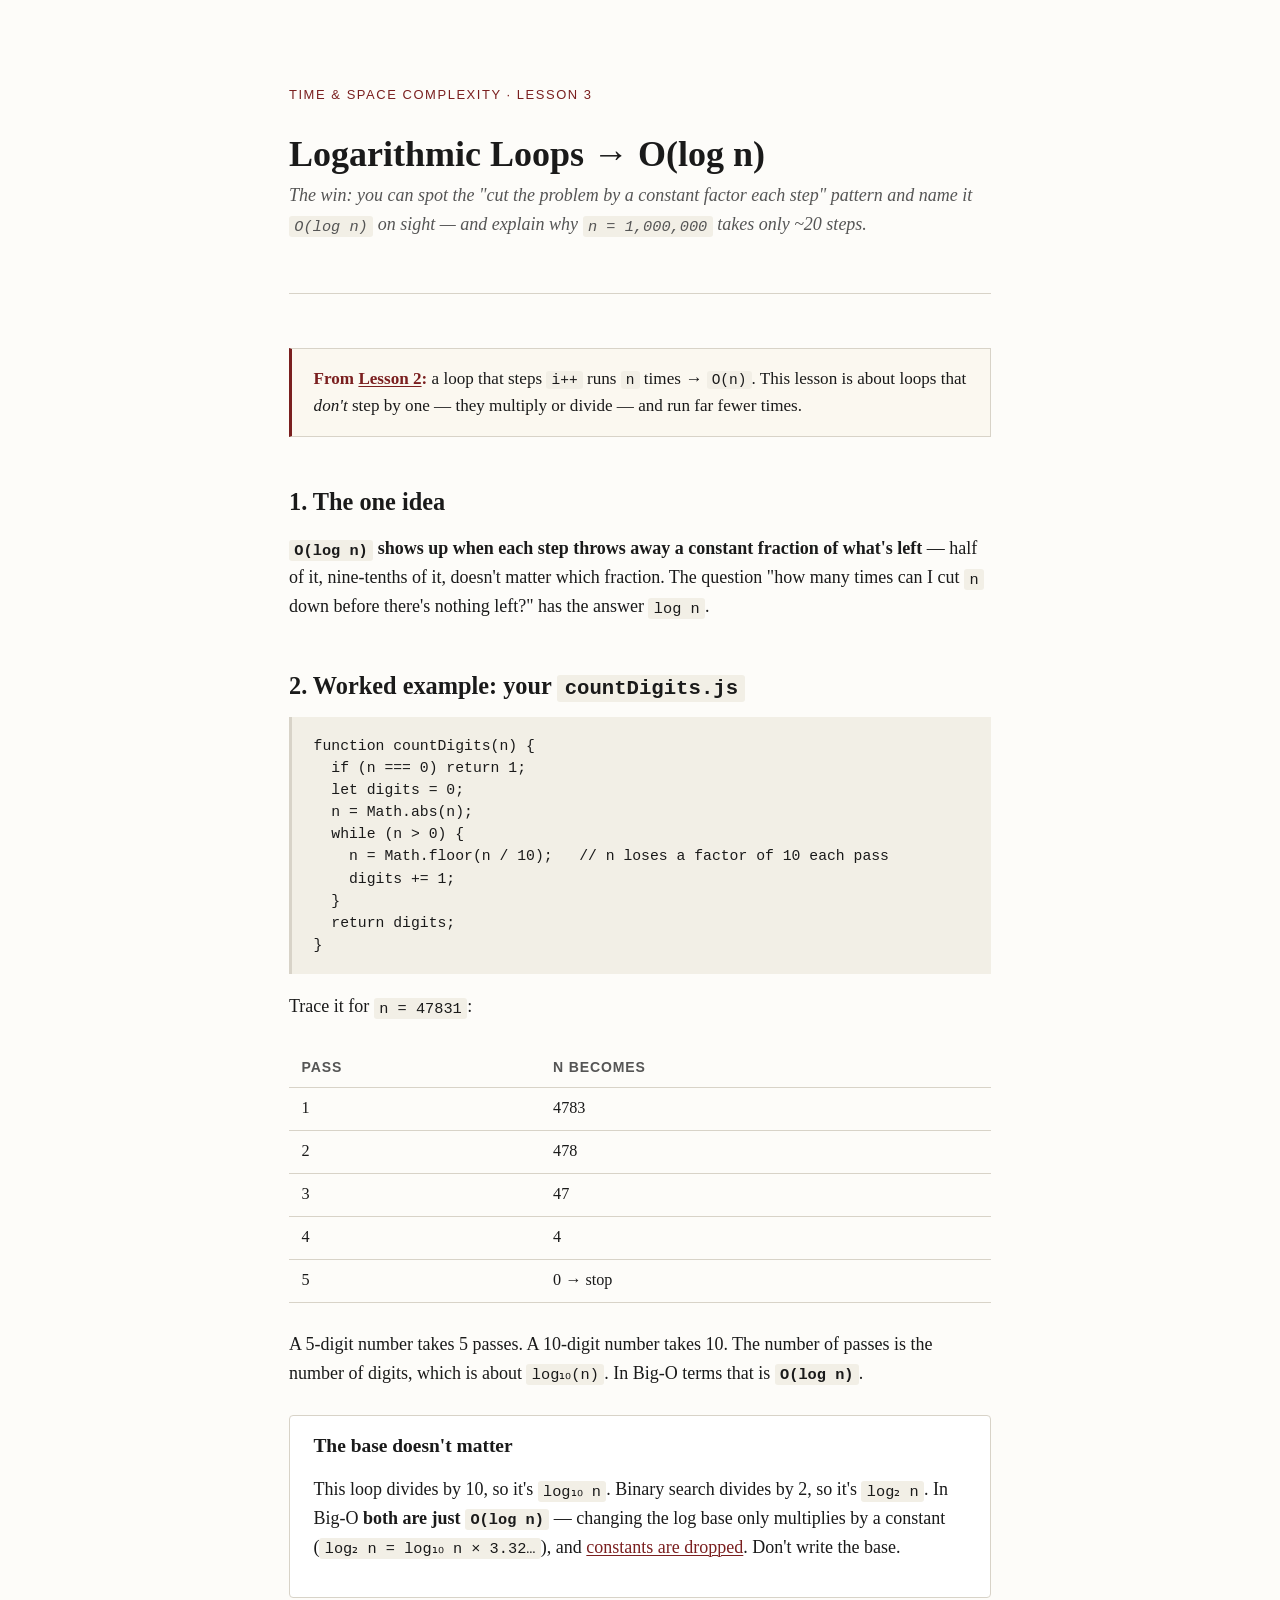
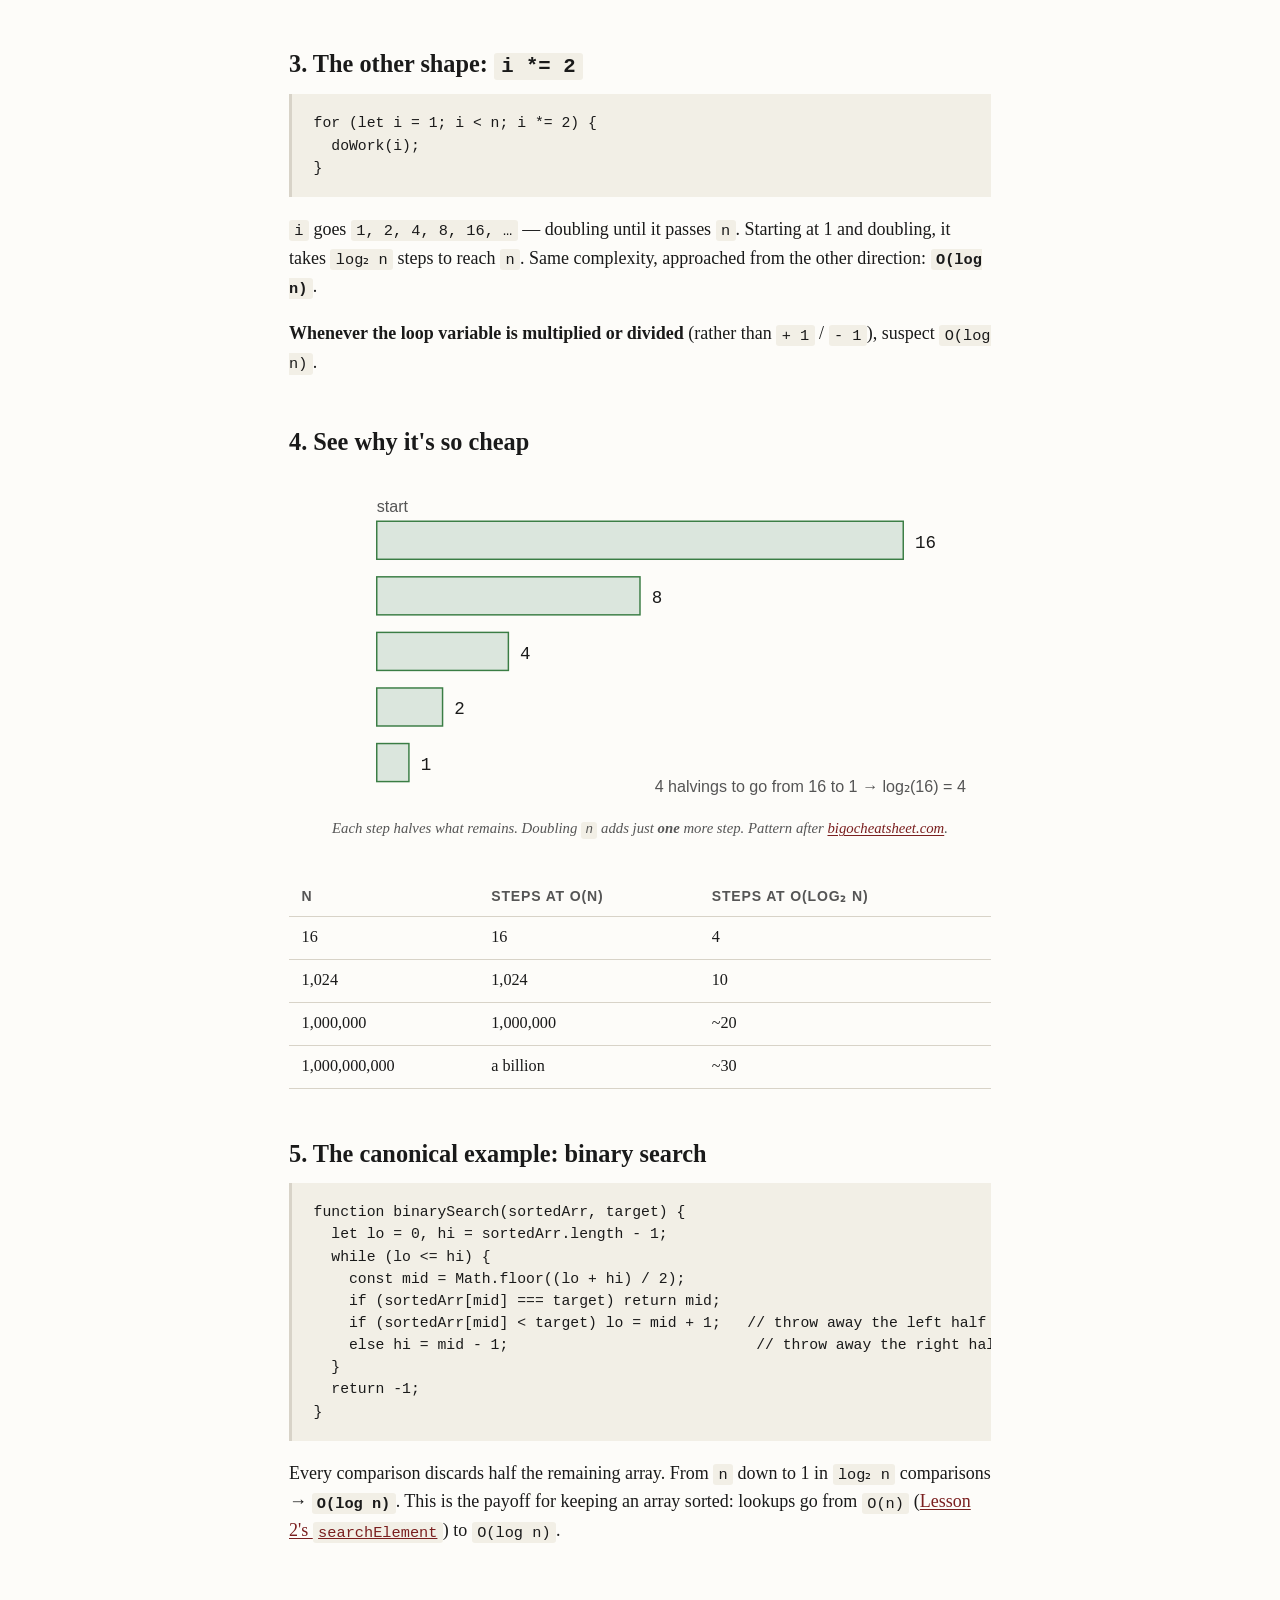
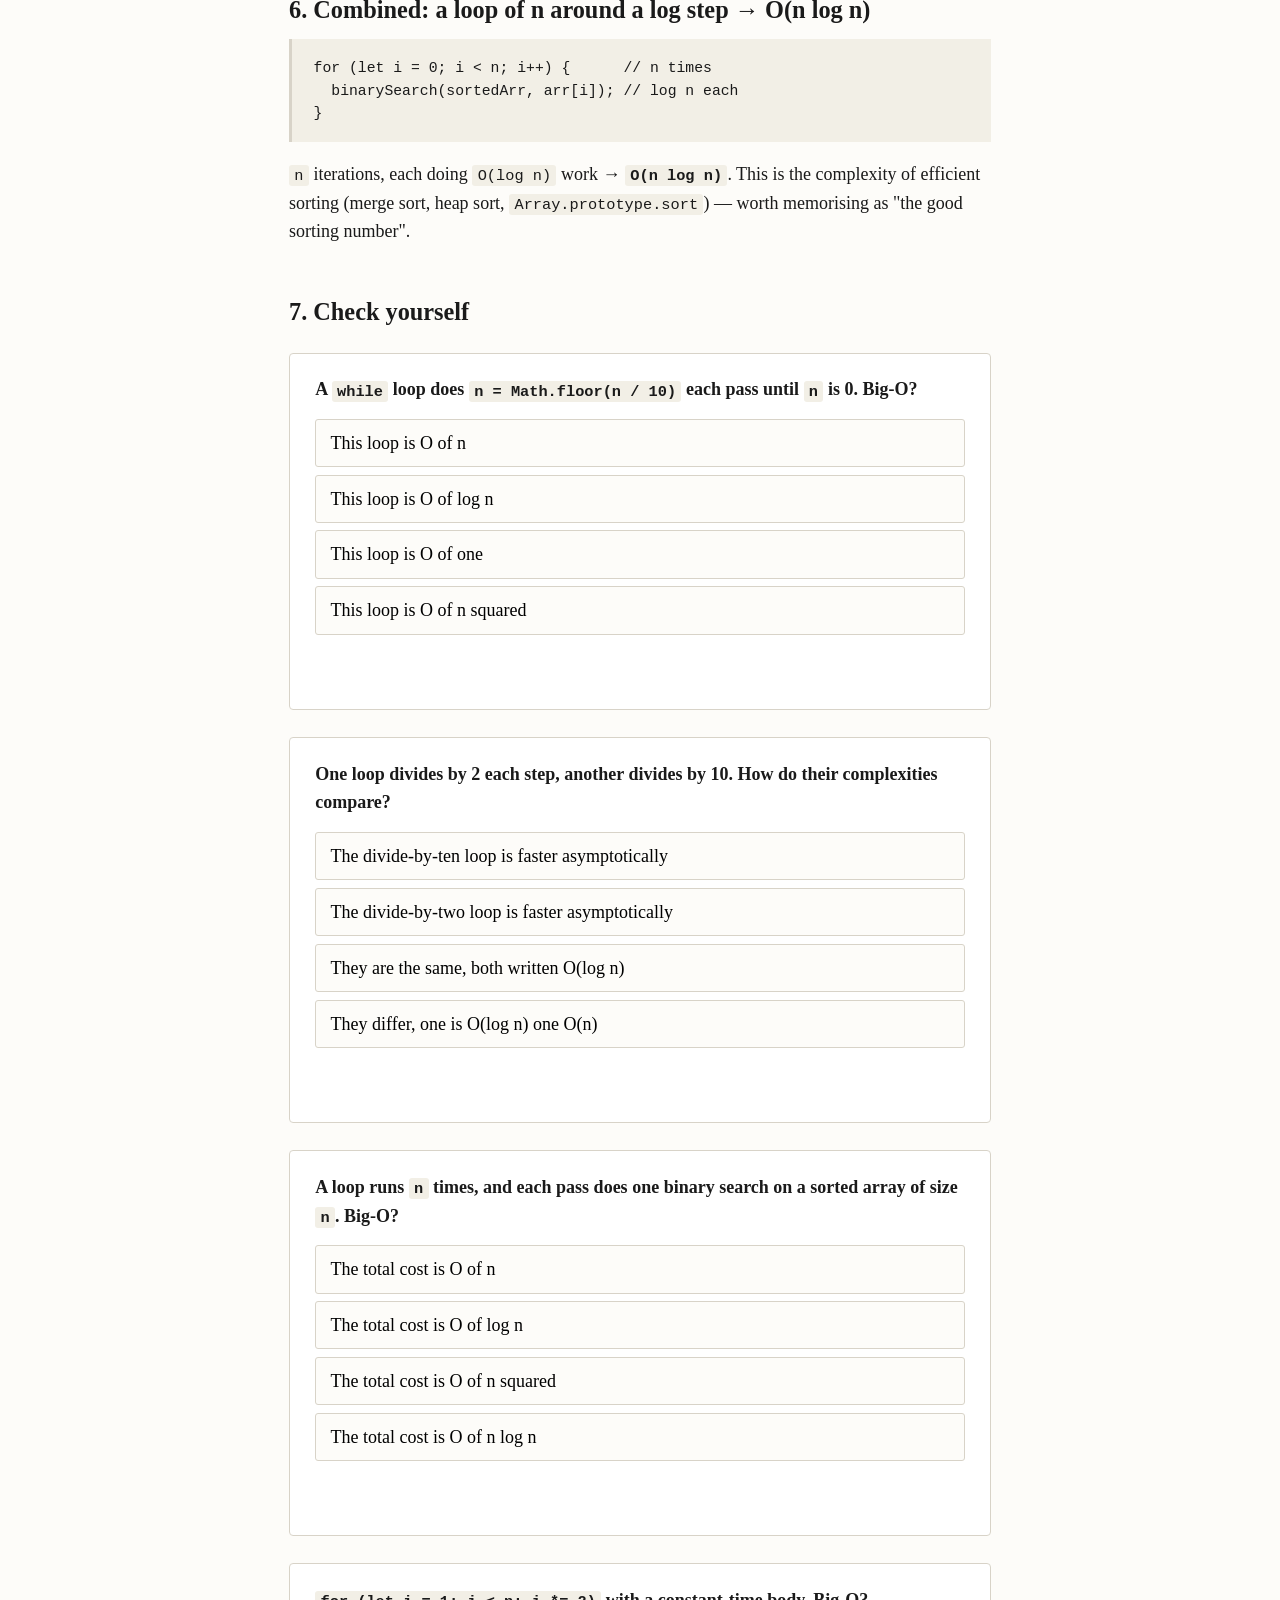
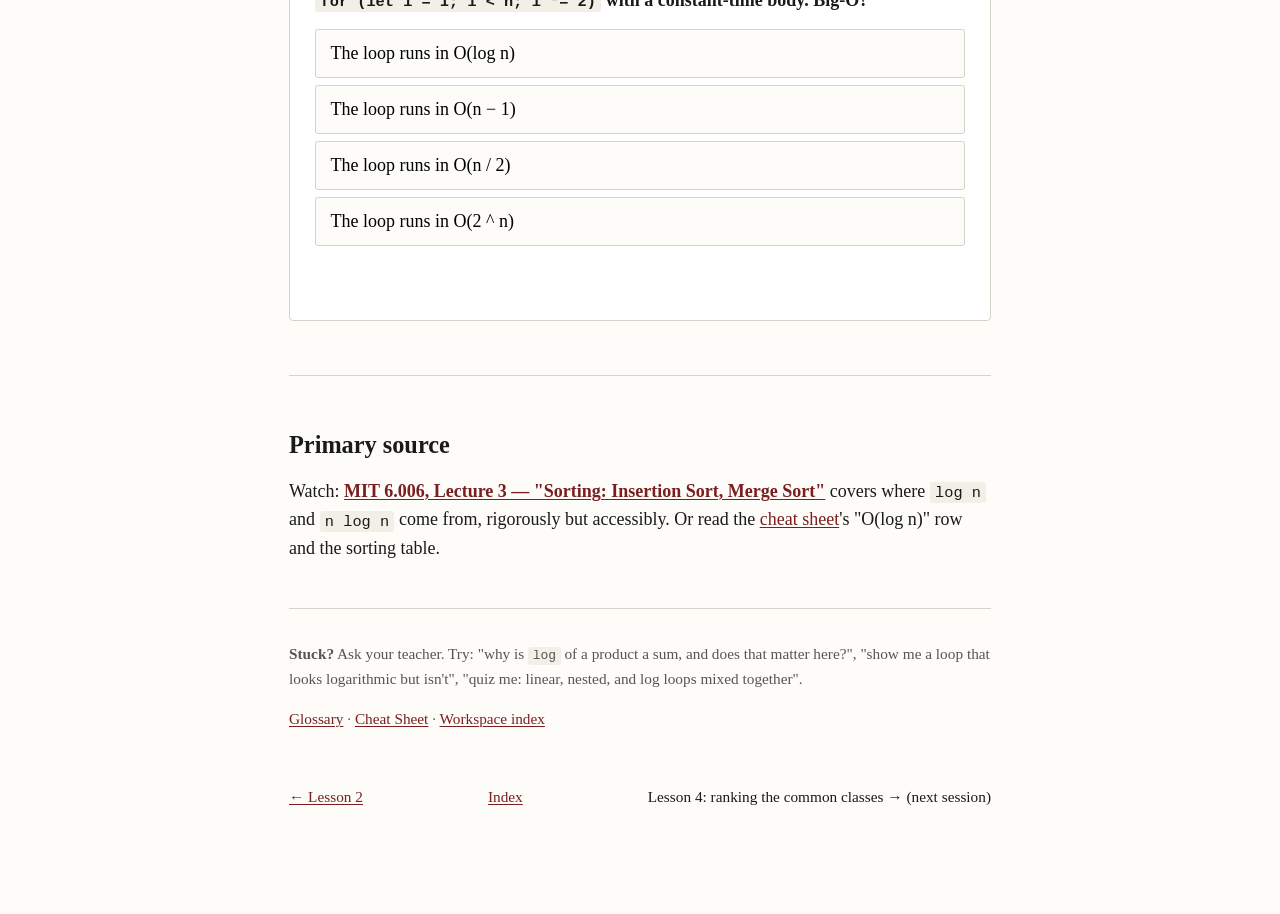
<file: timeAndSpaceComplextiy/lessons/0003-logarithmic-loops.html>
<!DOCTYPE html>
<html lang="en">
<head>
<meta charset="utf-8">
<meta name="viewport" content="width=device-width, initial-scale=1">
<title>Lesson 3 · Logarithmic Loops → O(log n)</title>
<link rel="stylesheet" href="../assets/lesson.css">
<script src="../assets/quiz.js"></script>
</head>
<body>

<p class="kicker">Time &amp; Space Complexity · Lesson 3</p>
<h1>Logarithmic Loops &rarr; O(log n)</h1>
<p class="subtitle">The win: you can spot the "cut the problem by a constant factor each step" pattern and name it <code>O(log n)</code> on sight — and explain why <code>n = 1,000,000</code> takes only ~20 steps.</p>

<hr>

<div class="callout">
<strong>From <a href="0002-loops-to-big-o-linear-and-nested.html">Lesson 2</a>:</strong> a
loop that steps <code>i++</code> runs <code>n</code> times &rarr; <code>O(n)</code>. This
lesson is about loops that <em>don't</em> step by one — they multiply or divide — and run
far fewer times.
</div>

<h2>1. The one idea</h2>

<p>
<strong><code>O(log n)</code> shows up when each step throws away a constant fraction of
what's left</strong> — half of it, nine-tenths of it, doesn't matter which fraction. The
question "how many times can I cut <code>n</code> down before there's nothing left?" has
the answer <code>log n</code>.
</p>

<h2>2. Worked example: your <code>countDigits.js</code></h2>

<pre><code>function countDigits(n) {
  if (n === 0) return 1;
  let digits = 0;
  n = Math.abs(n);
  while (n &gt; 0) {
    n = Math.floor(n / 10);   // n loses a factor of 10 each pass
    digits += 1;
  }
  return digits;
}</code></pre>

<p>Trace it for <code>n = 47831</code>:</p>

<table>
<thead><tr><th>Pass</th><th>n becomes</th></tr></thead>
<tbody>
<tr><td>1</td><td>4783</td></tr>
<tr><td>2</td><td>478</td></tr>
<tr><td>3</td><td>47</td></tr>
<tr><td>4</td><td>4</td></tr>
<tr><td>5</td><td>0 &rarr; stop</td></tr>
</tbody>
</table>

<p>
A 5-digit number takes 5 passes. A 10-digit number takes 10. The number of passes is the
number of digits, which is about <code>log&#8321;&#8320;(n)</code>. In Big-O terms that is
<strong><code>O(log n)</code></strong>.
</p>

<div class="rule-box">
<h3>The base doesn't matter</h3>
<p>
This loop divides by 10, so it's <code>log&#8321;&#8320; n</code>. Binary search divides by
2, so it's <code>log&#8322; n</code>. In Big-O <strong>both are just <code>O(log n)</code></strong> —
changing the log base only multiplies by a constant (<code>log&#8322; n =
log&#8321;&#8320; n &times; 3.32&#8230;</code>), and <a href="../reference/glossary.html">constants
are dropped</a>. Don't write the base.
</p>
</div>

<h2>3. The other shape: <code>i *= 2</code></h2>

<pre><code>for (let i = 1; i &lt; n; i *= 2) {
  doWork(i);
}</code></pre>

<p>
<code>i</code> goes <code>1, 2, 4, 8, 16, &#8230;</code> — doubling until it passes
<code>n</code>. Starting at 1 and doubling, it takes <code>log&#8322; n</code> steps to
reach <code>n</code>. Same complexity, approached from the other direction:
<strong><code>O(log n)</code></strong>.
</p>

<p>
<strong>Whenever the loop variable is multiplied or divided</strong> (rather than
<code>+ 1</code> / <code>- 1</code>), suspect <code>O(log n)</code>.
</p>

<h2>4. See why it's so cheap</h2>

<figure>
<svg viewBox="0 0 480 210" role="img" aria-label="Bars halving from 16 down to 1 in four steps" xmlns="http://www.w3.org/2000/svg">
  <style>
    .bar { fill: #dbe6dd; stroke: #3a7d44; }
    .t { font: 11px -apple-system, sans-serif; fill: #555; }
    .n { font: 12px "SF Mono", Menlo, monospace; fill: #1a1a1a; }
  </style>
  <rect class="bar" x="60"  y="20"  width="360" height="26"/>
  <text class="n" x="428" y="38">16</text>
  <rect class="bar" x="60"  y="58"  width="180" height="26"/>
  <text class="n" x="248" y="76">8</text>
  <rect class="bar" x="60"  y="96"  width="90"  height="26"/>
  <text class="n" x="158" y="114">4</text>
  <rect class="bar" x="60"  y="134" width="45"  height="26"/>
  <text class="n" x="113" y="152">2</text>
  <rect class="bar" x="60"  y="172" width="22"  height="26"/>
  <text class="n" x="90"  y="190">1</text>
  <text class="t" x="60" y="14">start</text>
  <text class="t" x="250" y="205">4 halvings to go from 16 to 1   &#8594;   log&#8322;(16) = 4</text>
</svg>
<figcaption>
Each step halves what remains. Doubling <code>n</code> adds just <strong>one</strong> more
step. Pattern after <a href="https://www.bigocheatsheet.com/">bigocheatsheet.com</a>.
</figcaption>
</figure>

<table>
<thead><tr><th>n</th><th>steps at O(n)</th><th>steps at O(log&#8322; n)</th></tr></thead>
<tbody>
<tr><td>16</td><td>16</td><td>4</td></tr>
<tr><td>1,024</td><td>1,024</td><td>10</td></tr>
<tr><td>1,000,000</td><td>1,000,000</td><td>~20</td></tr>
<tr><td>1,000,000,000</td><td>a billion</td><td>~30</td></tr>
</tbody>
</table>

<h2>5. The canonical example: binary search</h2>

<pre><code>function binarySearch(sortedArr, target) {
  let lo = 0, hi = sortedArr.length - 1;
  while (lo &lt;= hi) {
    const mid = Math.floor((lo + hi) / 2);
    if (sortedArr[mid] === target) return mid;
    if (sortedArr[mid] &lt; target) lo = mid + 1;   // throw away the left half
    else hi = mid - 1;                            // throw away the right half
  }
  return -1;
}</code></pre>

<p>
Every comparison discards half the remaining array. From <code>n</code> down to 1 in
<code>log&#8322; n</code> comparisons &rarr; <strong><code>O(log n)</code></strong>. This is
the payoff for keeping an array sorted: lookups go from <code>O(n)</code>
(<a href="0002-loops-to-big-o-linear-and-nested.html">Lesson 2's <code>searchElement</code></a>)
to <code>O(log n)</code>.
</p>

<h2>6. Combined: a loop of n around a log step &rarr; O(n log n)</h2>

<pre><code>for (let i = 0; i &lt; n; i++) {      // n times
  binarySearch(sortedArr, arr[i]); // log n each
}</code></pre>
<p>
<code>n</code> iterations, each doing <code>O(log n)</code> work &rarr;
<strong><code>O(n log n)</code></strong>. This is the complexity of efficient sorting
(merge sort, heap sort, <code>Array.prototype.sort</code>) — worth memorising as "the
good sorting number".
</p>

<h2>7. Check yourself</h2>

<div class="quiz" data-answer="1"
  data-explain="Each pass removes a factor of 10 from n. The number of passes is about log base 10 of n, which in Big-O is O(log n).">
  <p class="q">A <code>while</code> loop does <code>n = Math.floor(n / 10)</code> each pass until <code>n</code> is 0. Big-O?</p>
  <ul>
    <li><button class="opt">This loop is O of n</button></li>
    <li><button class="opt">This loop is O of log n</button></li>
    <li><button class="opt">This loop is O of one</button></li>
    <li><button class="opt">This loop is O of n squared</button></li>
  </ul>
  <p class="feedback" aria-live="polite"></p>
</div>

<div class="quiz" data-answer="2"
  data-explain="Changing the log base only multiplies by a constant factor, and constants are dropped. Both are written O(log n) with no base.">
  <p class="q">One loop divides by 2 each step, another divides by 10. How do their complexities compare?</p>
  <ul>
    <li><button class="opt">The divide-by-ten loop is faster asymptotically</button></li>
    <li><button class="opt">The divide-by-two loop is faster asymptotically</button></li>
    <li><button class="opt">They are the same, both written O(log n)</button></li>
    <li><button class="opt">They differ, one is O(log n) one O(n)</button></li>
  </ul>
  <p class="feedback" aria-live="polite"></p>
</div>

<div class="quiz" data-answer="3"
  data-explain="The outer loop runs n times; each iteration does O(log n) work via binary search. Multiply: O(n log n).">
  <p class="q">A loop runs <code>n</code> times, and each pass does one binary search on a sorted array of size <code>n</code>. Big-O?</p>
  <ul>
    <li><button class="opt">The total cost is O of n</button></li>
    <li><button class="opt">The total cost is O of log n</button></li>
    <li><button class="opt">The total cost is O of n squared</button></li>
    <li><button class="opt">The total cost is O of n log n</button></li>
  </ul>
  <p class="feedback" aria-live="polite"></p>
</div>

<div class="quiz" data-answer="0"
  data-explain="i goes 1, 2, 4, 8, ... doubling until it passes n. That takes log base 2 of n steps, so O(log n).">
  <p class="q"><code>for (let i = 1; i &lt; n; i *= 2)</code> with a constant-time body. Big-O?</p>
  <ul>
    <li><button class="opt">The loop runs in O(log n)</button></li>
    <li><button class="opt">The loop runs in O(n − 1)</button></li>
    <li><button class="opt">The loop runs in O(n / 2)</button></li>
    <li><button class="opt">The loop runs in O(2 ^ n)</button></li>
  </ul>
  <p class="feedback" aria-live="polite"></p>
</div>

<hr>

<h2>Primary source</h2>
<p>
Watch: <a href="https://ocw.mit.edu/courses/6-006-introduction-to-algorithms-spring-2020/"><strong>MIT 6.006, Lecture 3 — "Sorting: Insertion Sort, Merge Sort"</strong></a>
covers where <code>log n</code> and <code>n log n</code> come from, rigorously but
accessibly. Or read the <a href="../reference/big-o-cheat-sheet.html">cheat sheet</a>'s
"O(log n)" row and the sorting table.
</p>

<div class="footer-note">
<p><strong>Stuck?</strong> Ask your teacher. Try: "why is <code>log</code> of a product a
sum, and does that matter here?", "show me a loop that looks logarithmic but isn't",
"quiz me: linear, nested, and log loops mixed together".</p>
<p><a href="../reference/glossary.html">Glossary</a> ·
<a href="../reference/big-o-cheat-sheet.html">Cheat Sheet</a> ·
<a href="../index.html">Workspace index</a></p>
</div>

<nav class="nav">
  <span><a href="0002-loops-to-big-o-linear-and-nested.html">&#8592; Lesson 2</a></span>
  <span><a href="../index.html">Index</a></span>
  <span>Lesson 4: ranking the common classes &#8594; (next session)</span>
</nav>

</body>
</html>
</file>
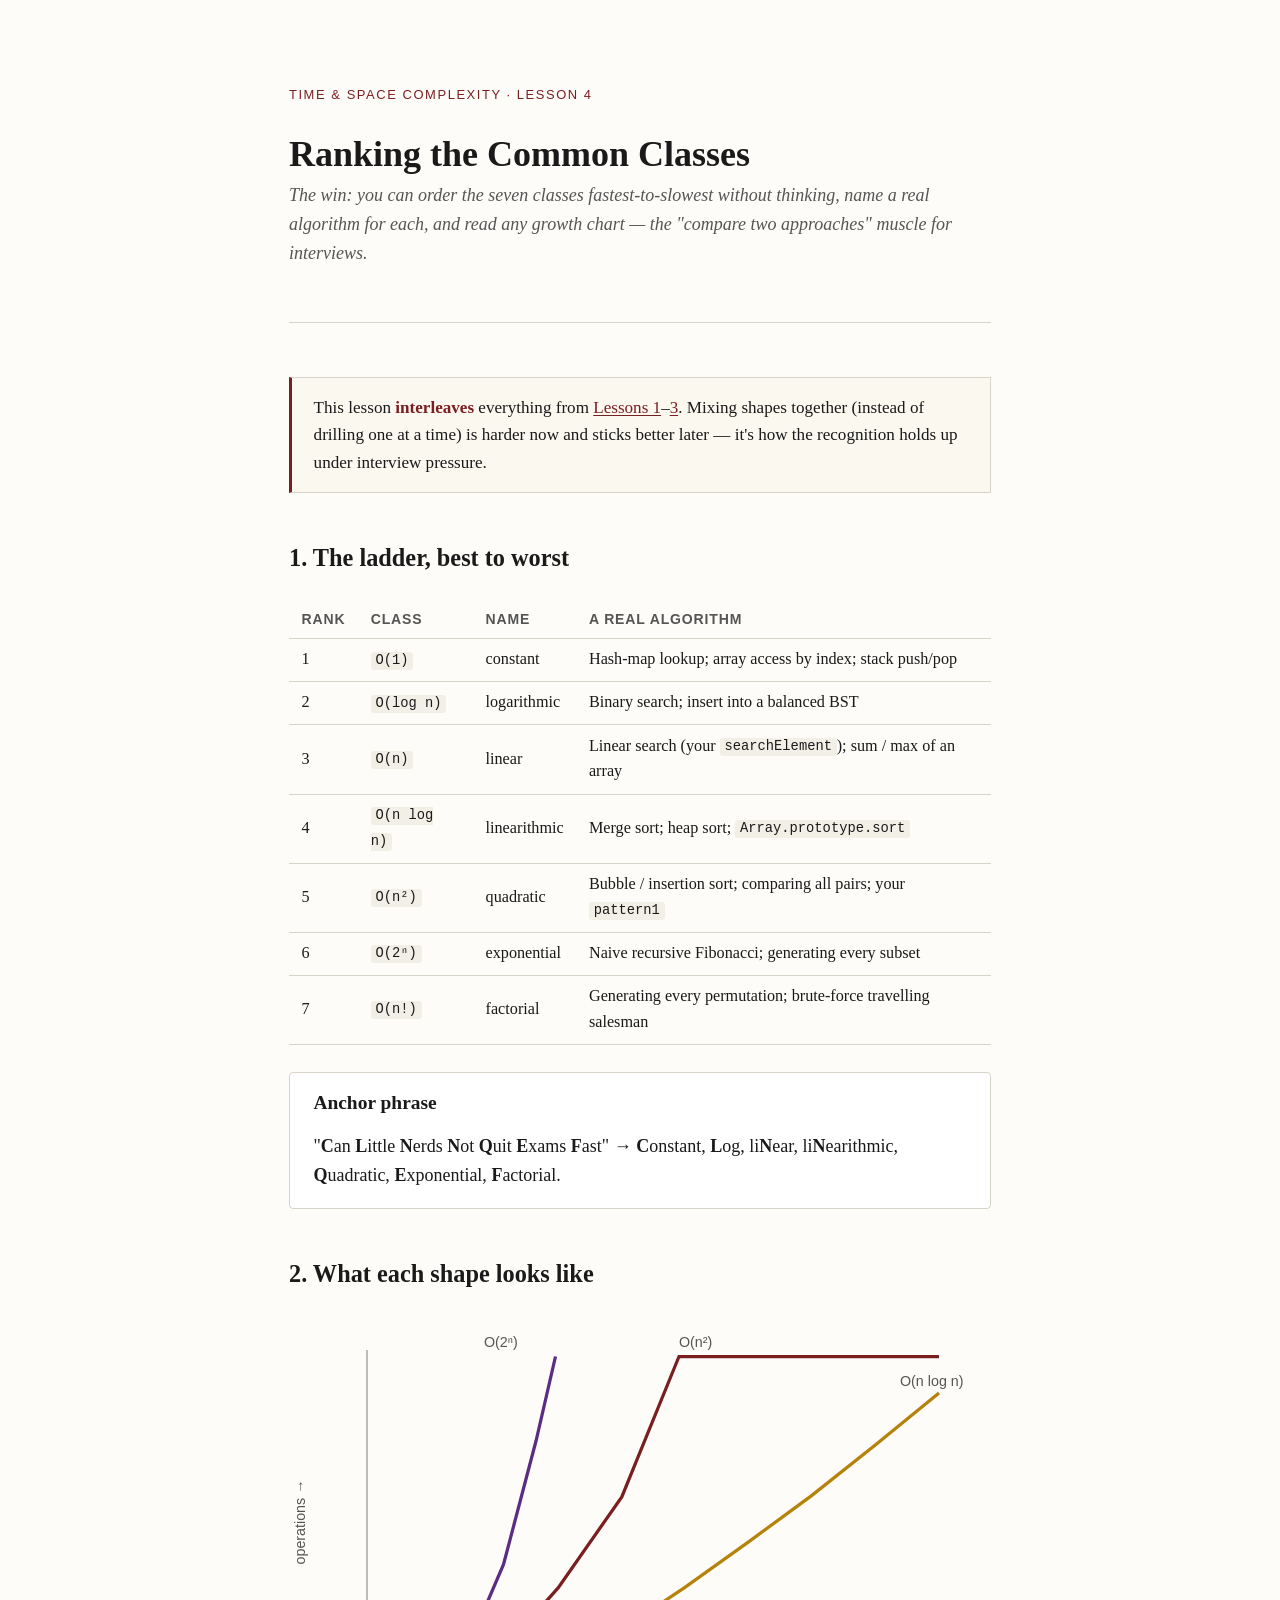
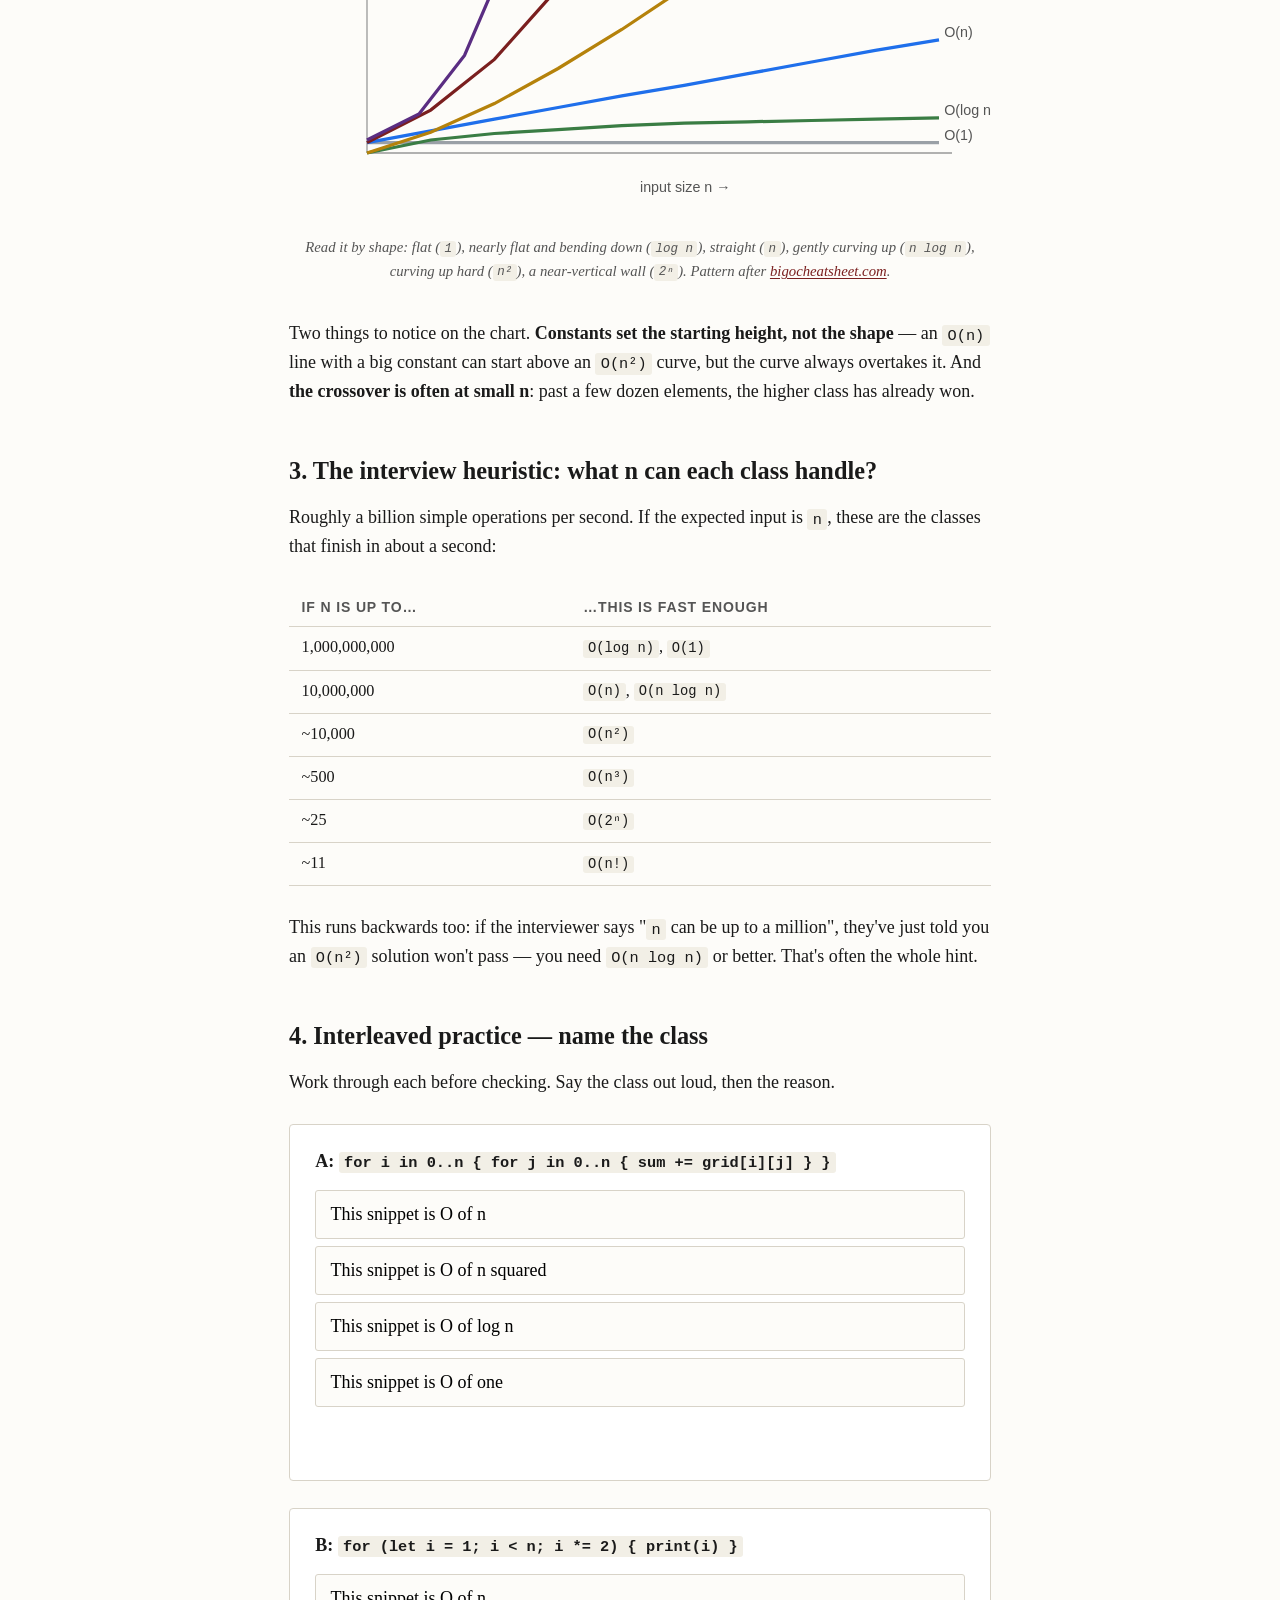
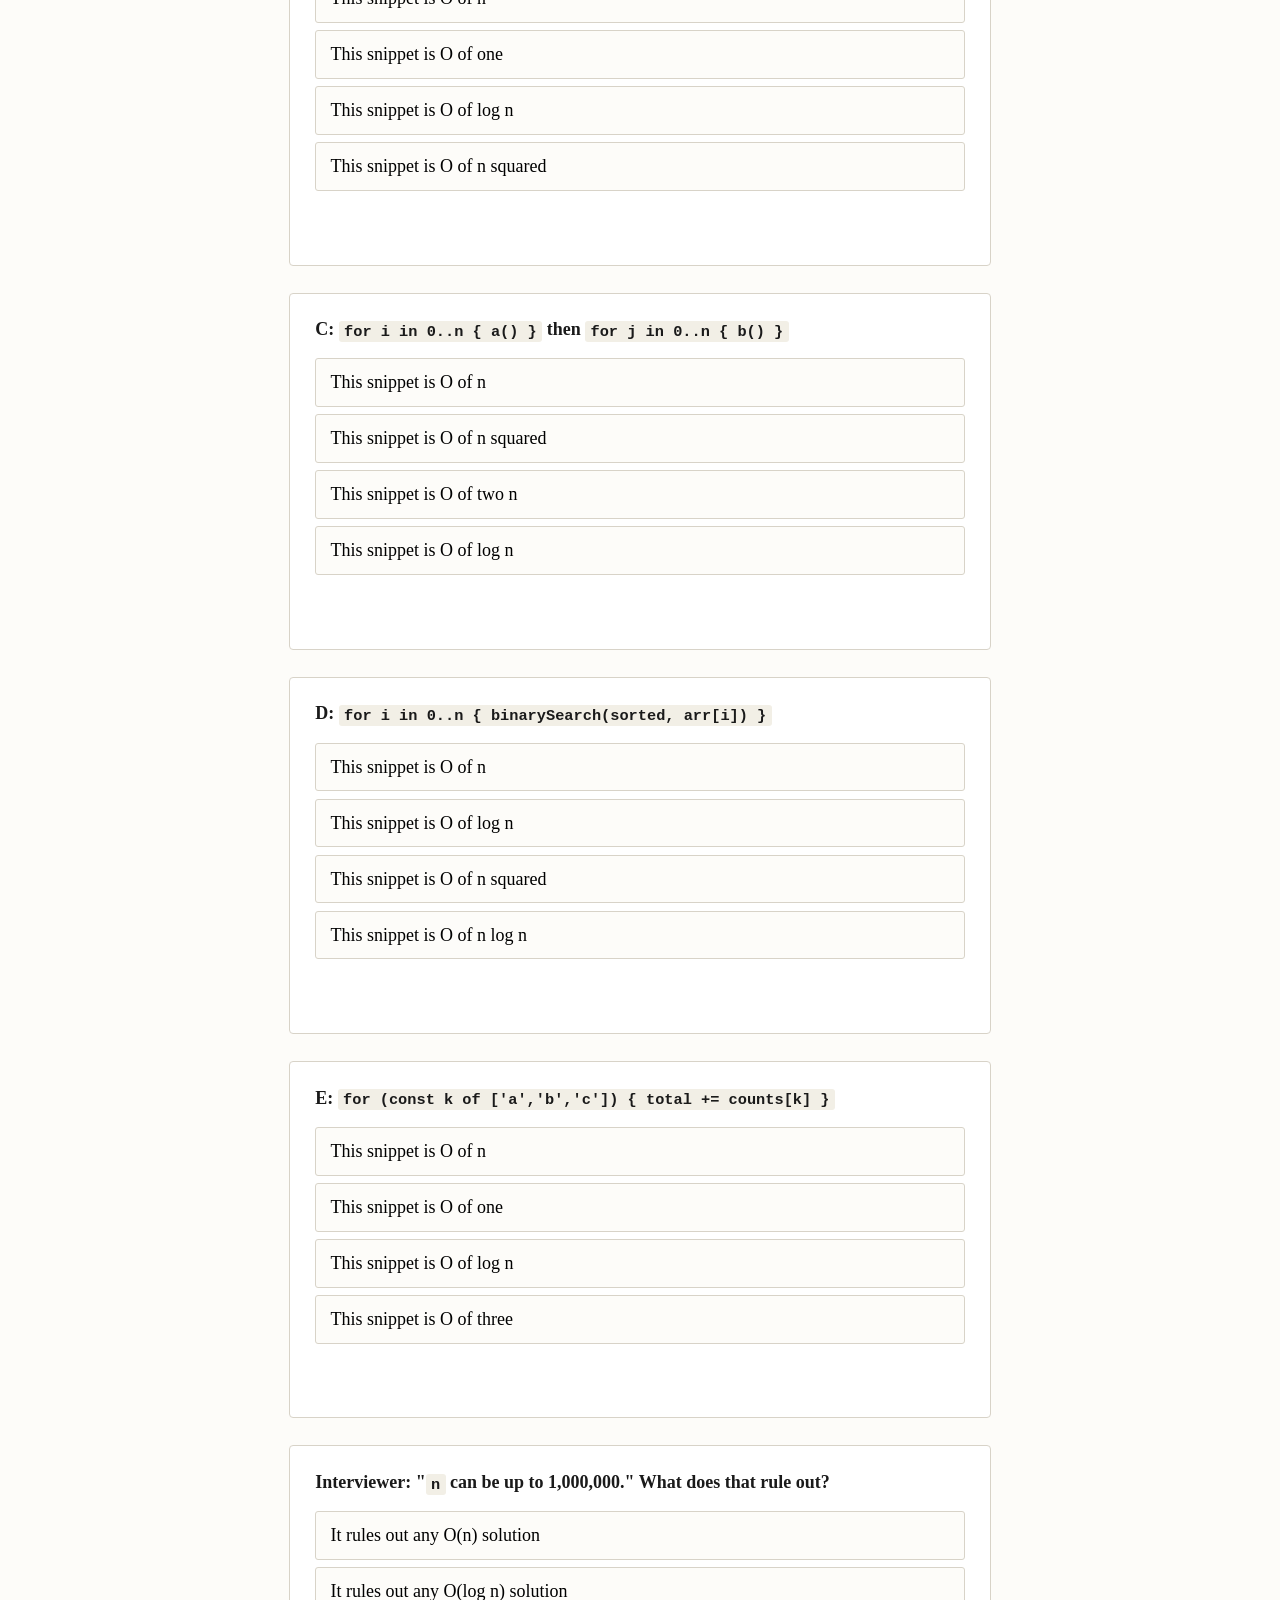
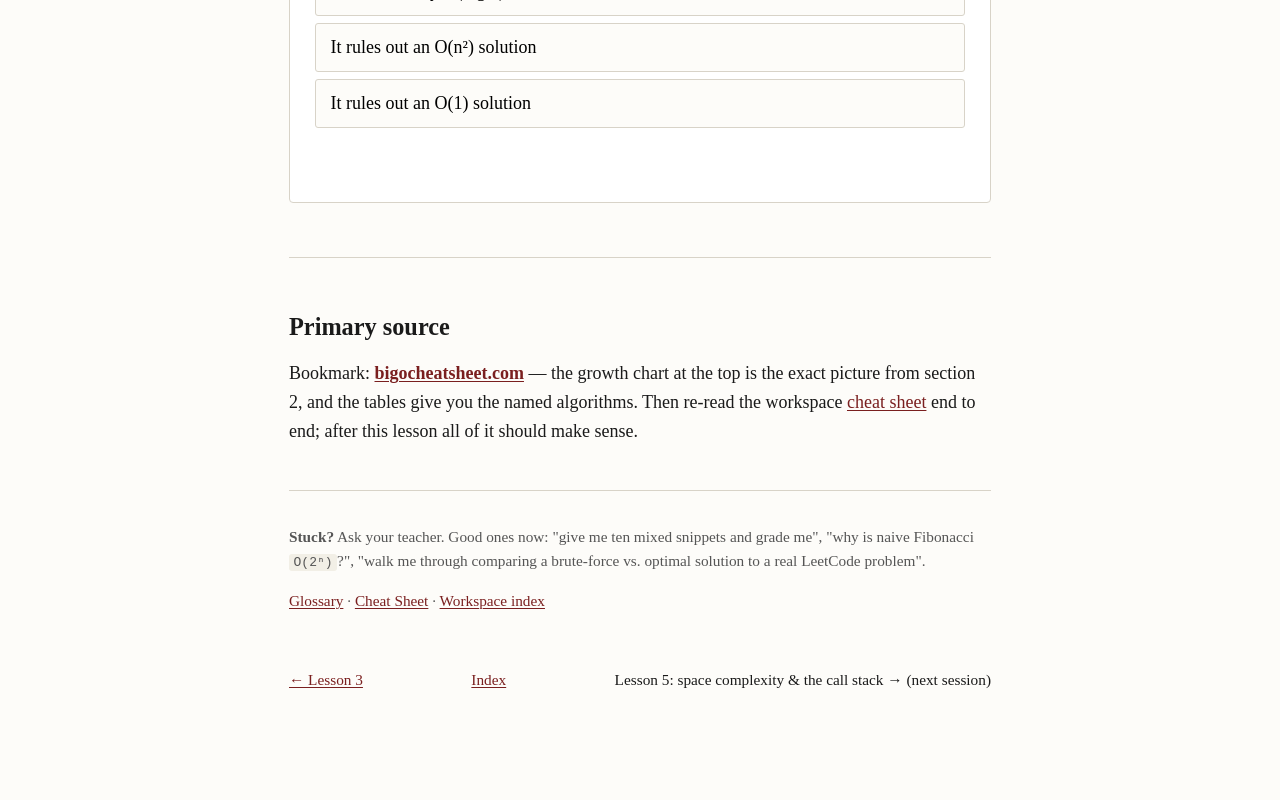
<file: timeAndSpaceComplextiy/lessons/0004-ranking-the-common-classes.html>
<!DOCTYPE html>
<html lang="en">
<head>
<meta charset="utf-8">
<meta name="viewport" content="width=device-width, initial-scale=1">
<title>Lesson 4 · Ranking the Common Classes</title>
<link rel="stylesheet" href="../assets/lesson.css">
<script src="../assets/quiz.js"></script>
</head>
<body>

<p class="kicker">Time &amp; Space Complexity · Lesson 4</p>
<h1>Ranking the Common Classes</h1>
<p class="subtitle">The win: you can order the seven classes fastest-to-slowest without thinking, name a real algorithm for each, and read any growth chart — the "compare two approaches" muscle for interviews.</p>

<hr>

<div class="callout">
This lesson <strong>interleaves</strong> everything from
<a href="0001-what-big-o-measures.html">Lessons 1</a>–<a href="0003-logarithmic-loops.html">3</a>.
Mixing shapes together (instead of drilling one at a time) is harder now and sticks
better later — it's how the recognition holds up under interview pressure.
</div>

<h2>1. The ladder, best to worst</h2>

<table>
<thead><tr><th>Rank</th><th>Class</th><th>Name</th><th>A real algorithm</th></tr></thead>
<tbody>
<tr><td>1</td><td><code>O(1)</code></td><td>constant</td><td>Hash-map lookup; array access by index; stack push/pop</td></tr>
<tr><td>2</td><td><code>O(log n)</code></td><td>logarithmic</td><td>Binary search; insert into a balanced BST</td></tr>
<tr><td>3</td><td><code>O(n)</code></td><td>linear</td><td>Linear search (your <code>searchElement</code>); sum / max of an array</td></tr>
<tr><td>4</td><td><code>O(n log n)</code></td><td>linearithmic</td><td>Merge sort; heap sort; <code>Array.prototype.sort</code></td></tr>
<tr><td>5</td><td><code>O(n²)</code></td><td>quadratic</td><td>Bubble / insertion sort; comparing all pairs; your <code>pattern1</code></td></tr>
<tr><td>6</td><td><code>O(2ⁿ)</code></td><td>exponential</td><td>Naive recursive Fibonacci; generating every subset</td></tr>
<tr><td>7</td><td><code>O(n!)</code></td><td>factorial</td><td>Generating every permutation; brute-force travelling salesman</td></tr>
</tbody>
</table>

<div class="rule-box">
<h3>Anchor phrase</h3>
<p style="margin-bottom:0">
"<strong>C</strong>an <strong>L</strong>ittle <strong>N</strong>erds <strong>N</strong>ot
<strong>Q</strong>uit <strong>E</strong>xams <strong>F</strong>ast" &rarr;
<strong>C</strong>onstant, <strong>L</strong>og, li<strong>N</strong>ear,
li<strong>N</strong>earithmic, <strong>Q</strong>uadratic,
<strong>E</strong>xponential, <strong>F</strong>actorial.
</p>
</div>

<h2>2. What each shape looks like</h2>

<figure>
<svg viewBox="0 0 540 380" role="img" aria-label="Growth curves for constant, log, linear, linearithmic, quadratic, and exponential" xmlns="http://www.w3.org/2000/svg">
  <style>
    .ax { stroke: #999; stroke-width: 1; }
    .lb { font: 11px -apple-system, sans-serif; fill: #555; }
    .c  { fill: none; stroke-width: 2.5; }
  </style>
  <line class="ax" x1="60" y1="20" x2="60" y2="330"/>
  <line class="ax" x1="60" y1="330" x2="510" y2="330"/>
  <text class="lb" x="270" y="360">input size  n  &#8594;</text>
  <text class="lb" x="12" y="185" transform="rotate(-90 12 185)">operations  &#8594;</text>

  <polyline class="c" stroke="#9aa0a6" points="60,322 500,322"/>
  <polyline class="c" stroke="#3a7d44" points="60,330 109,320 158,315 207,312 256,309 304,307 353,306 402,305 451,304 500,303"/>
  <polyline class="c" stroke="#1f6feb" points="60,322 109,313 158,304 207,295 256,286 304,278 353,269 402,260 451,251 500,243"/>
  <polyline class="c" stroke="#b5820b" points="60,330 109,314 158,292 207,265 256,235 304,203 353,168 402,132 451,93 500,53"/>
  <polyline class="c" stroke="#7a1f1f" points="60,322 109,297 158,258 207,203 256,133 300,25 500,25"/>
  <polyline class="c" stroke="#5a2d82" points="60,320 100,300 135,255 165,185 190,90 205,25"/>

  <text class="lb" x="504" y="320" fill="#9aa0a6">O(1)</text>
  <text class="lb" x="504" y="301" fill="#3a7d44">O(log n)</text>
  <text class="lb" x="504" y="241" fill="#1f6feb">O(n)</text>
  <text class="lb" x="470" y="48"  fill="#b5820b">O(n log n)</text>
  <text class="lb" x="300" y="18"  fill="#7a1f1f">O(n&#178;)</text>
  <text class="lb" x="150" y="18"  fill="#5a2d82">O(2&#8319;)</text>
</svg>
<figcaption>
Read it by <em>shape</em>: flat (<code>1</code>), nearly flat and bending down
(<code>log n</code>), straight (<code>n</code>), gently curving up
(<code>n log n</code>), curving up hard (<code>n²</code>), a near-vertical wall
(<code>2ⁿ</code>). Pattern after <a href="https://www.bigocheatsheet.com/">bigocheatsheet.com</a>.
</figcaption>
</figure>

<p>
Two things to notice on the chart. <strong>Constants set the starting height, not the
shape</strong> — an <code>O(n)</code> line with a big constant can start above an
<code>O(n²)</code> curve, but the curve always overtakes it. And <strong>the crossover is
often at small n</strong>: past a few dozen elements, the higher class has already won.
</p>

<h2>3. The interview heuristic: what n can each class handle?</h2>

<p>
Roughly a billion simple operations per second. If the expected input is <code>n</code>,
these are the classes that finish in about a second:
</p>

<table>
<thead><tr><th>If n is up to…</th><th>…this is fast enough</th></tr></thead>
<tbody>
<tr><td>1,000,000,000</td><td><code>O(log n)</code>, <code>O(1)</code></td></tr>
<tr><td>10,000,000</td><td><code>O(n)</code>, <code>O(n log n)</code></td></tr>
<tr><td>~10,000</td><td><code>O(n²)</code></td></tr>
<tr><td>~500</td><td><code>O(n³)</code></td></tr>
<tr><td>~25</td><td><code>O(2ⁿ)</code></td></tr>
<tr><td>~11</td><td><code>O(n!)</code></td></tr>
</tbody>
</table>

<p>
This runs backwards too: if the interviewer says "<code>n</code> can be up to a million",
they've just told you an <code>O(n²)</code> solution won't pass — you need
<code>O(n log n)</code> or better. That's often the whole hint.
</p>

<h2>4. Interleaved practice — name the class</h2>

<p>Work through each before checking. Say the class out loud, then the reason.</p>

<div class="quiz" data-answer="1"
  data-explain="Two nested loops each running n times: n * n. Quadratic.">
  <p class="q">A: <code>for i in 0..n { for j in 0..n { sum += grid[i][j] } }</code></p>
  <ul>
    <li><button class="opt">This snippet is O of n</button></li>
    <li><button class="opt">This snippet is O of n squared</button></li>
    <li><button class="opt">This snippet is O of log n</button></li>
    <li><button class="opt">This snippet is O of one</button></li>
  </ul>
  <p class="feedback" aria-live="polite"></p>
</div>

<div class="quiz" data-answer="2"
  data-explain="The index doubles each pass, so it runs log-base-2 of n times. Logarithmic.">
  <p class="q">B: <code>for (let i = 1; i &lt; n; i *= 2) { print(i) }</code></p>
  <ul>
    <li><button class="opt">This snippet is O of n</button></li>
    <li><button class="opt">This snippet is O of one</button></li>
    <li><button class="opt">This snippet is O of log n</button></li>
    <li><button class="opt">This snippet is O of n squared</button></li>
  </ul>
  <p class="feedback" aria-live="polite"></p>
</div>

<div class="quiz" data-answer="0"
  data-explain="Two separate (non-nested) loops of n add: n + n = 2n. Drop the constant, linear.">
  <p class="q">C: <code>for i in 0..n { a() }</code> then <code>for j in 0..n { b() }</code></p>
  <ul>
    <li><button class="opt">This snippet is O of n</button></li>
    <li><button class="opt">This snippet is O of n squared</button></li>
    <li><button class="opt">This snippet is O of two n</button></li>
    <li><button class="opt">This snippet is O of log n</button></li>
  </ul>
  <p class="feedback" aria-live="polite"></p>
</div>

<div class="quiz" data-answer="3"
  data-explain="Outer loop n times; each pass sorts (or binary-searches) at O(log n) or does an O(n) inner pass. A sort inside a loop of n is n * n log n, but a binary search inside is n log n. Here it is a binary search: n log n.">
  <p class="q">D: <code>for i in 0..n { binarySearch(sorted, arr[i]) }</code></p>
  <ul>
    <li><button class="opt">This snippet is O of n</button></li>
    <li><button class="opt">This snippet is O of log n</button></li>
    <li><button class="opt">This snippet is O of n squared</button></li>
    <li><button class="opt">This snippet is O of n log n</button></li>
  </ul>
  <p class="feedback" aria-live="polite"></p>
</div>

<div class="quiz" data-answer="1"
  data-explain="Object key lookup is O(1) average. The loop runs a fixed 3 times regardless of n, so the whole thing is constant.">
  <p class="q">E: <code>for (const k of ['a','b','c']) { total += counts[k] }</code></p>
  <ul>
    <li><button class="opt">This snippet is O of n</button></li>
    <li><button class="opt">This snippet is O of one</button></li>
    <li><button class="opt">This snippet is O of log n</button></li>
    <li><button class="opt">This snippet is O of three</button></li>
  </ul>
  <p class="feedback" aria-live="polite"></p>
</div>

<div class="quiz" data-answer="2"
  data-explain="n can be up to 1,000,000, so n^2 is 10^12 operations - far too slow. You need O(n log n) or better.">
  <p class="q">Interviewer: "<code>n</code> can be up to 1,000,000." What does that rule out?</p>
  <ul>
    <li><button class="opt">It rules out any O(n) solution</button></li>
    <li><button class="opt">It rules out any O(log n) solution</button></li>
    <li><button class="opt">It rules out an O(n²) solution</button></li>
    <li><button class="opt">It rules out an O(1) solution</button></li>
  </ul>
  <p class="feedback" aria-live="polite"></p>
</div>

<hr>

<h2>Primary source</h2>
<p>
Bookmark: <a href="https://www.bigocheatsheet.com/"><strong>bigocheatsheet.com</strong></a> —
the growth chart at the top is the exact picture from section 2, and the tables give you
the named algorithms. Then re-read the workspace
<a href="../reference/big-o-cheat-sheet.html">cheat sheet</a> end to end; after this
lesson all of it should make sense.
</p>

<div class="footer-note">
<p><strong>Stuck?</strong> Ask your teacher. Good ones now: "give me ten mixed snippets
and grade me", "why is naive Fibonacci <code>O(2ⁿ)</code>?", "walk me through comparing
a brute-force vs. optimal solution to a real LeetCode problem".</p>
<p><a href="../reference/glossary.html">Glossary</a> ·
<a href="../reference/big-o-cheat-sheet.html">Cheat Sheet</a> ·
<a href="../index.html">Workspace index</a></p>
</div>

<nav class="nav">
  <span><a href="0003-logarithmic-loops.html">&#8592; Lesson 3</a></span>
  <span><a href="../index.html">Index</a></span>
  <span>Lesson 5: space complexity &amp; the call stack &#8594; (next session)</span>
</nav>

</body>
</html>
</file>
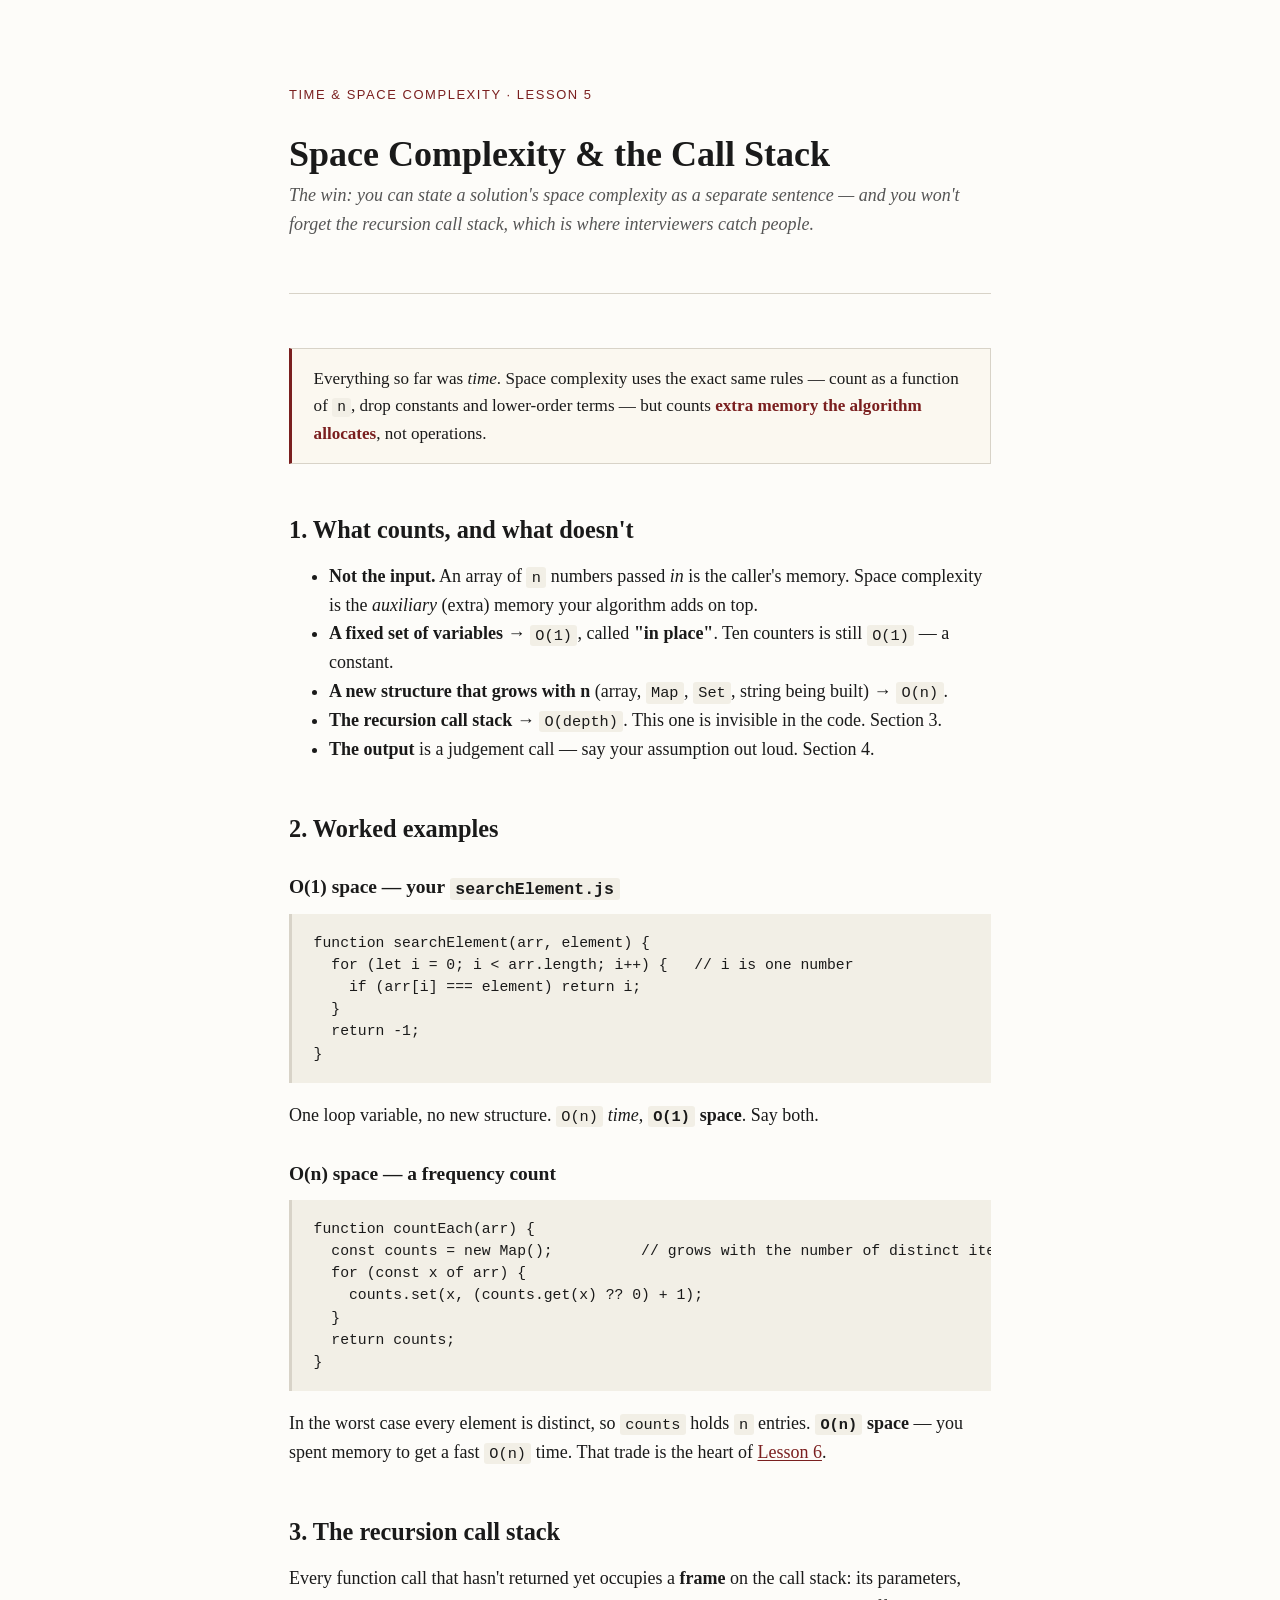
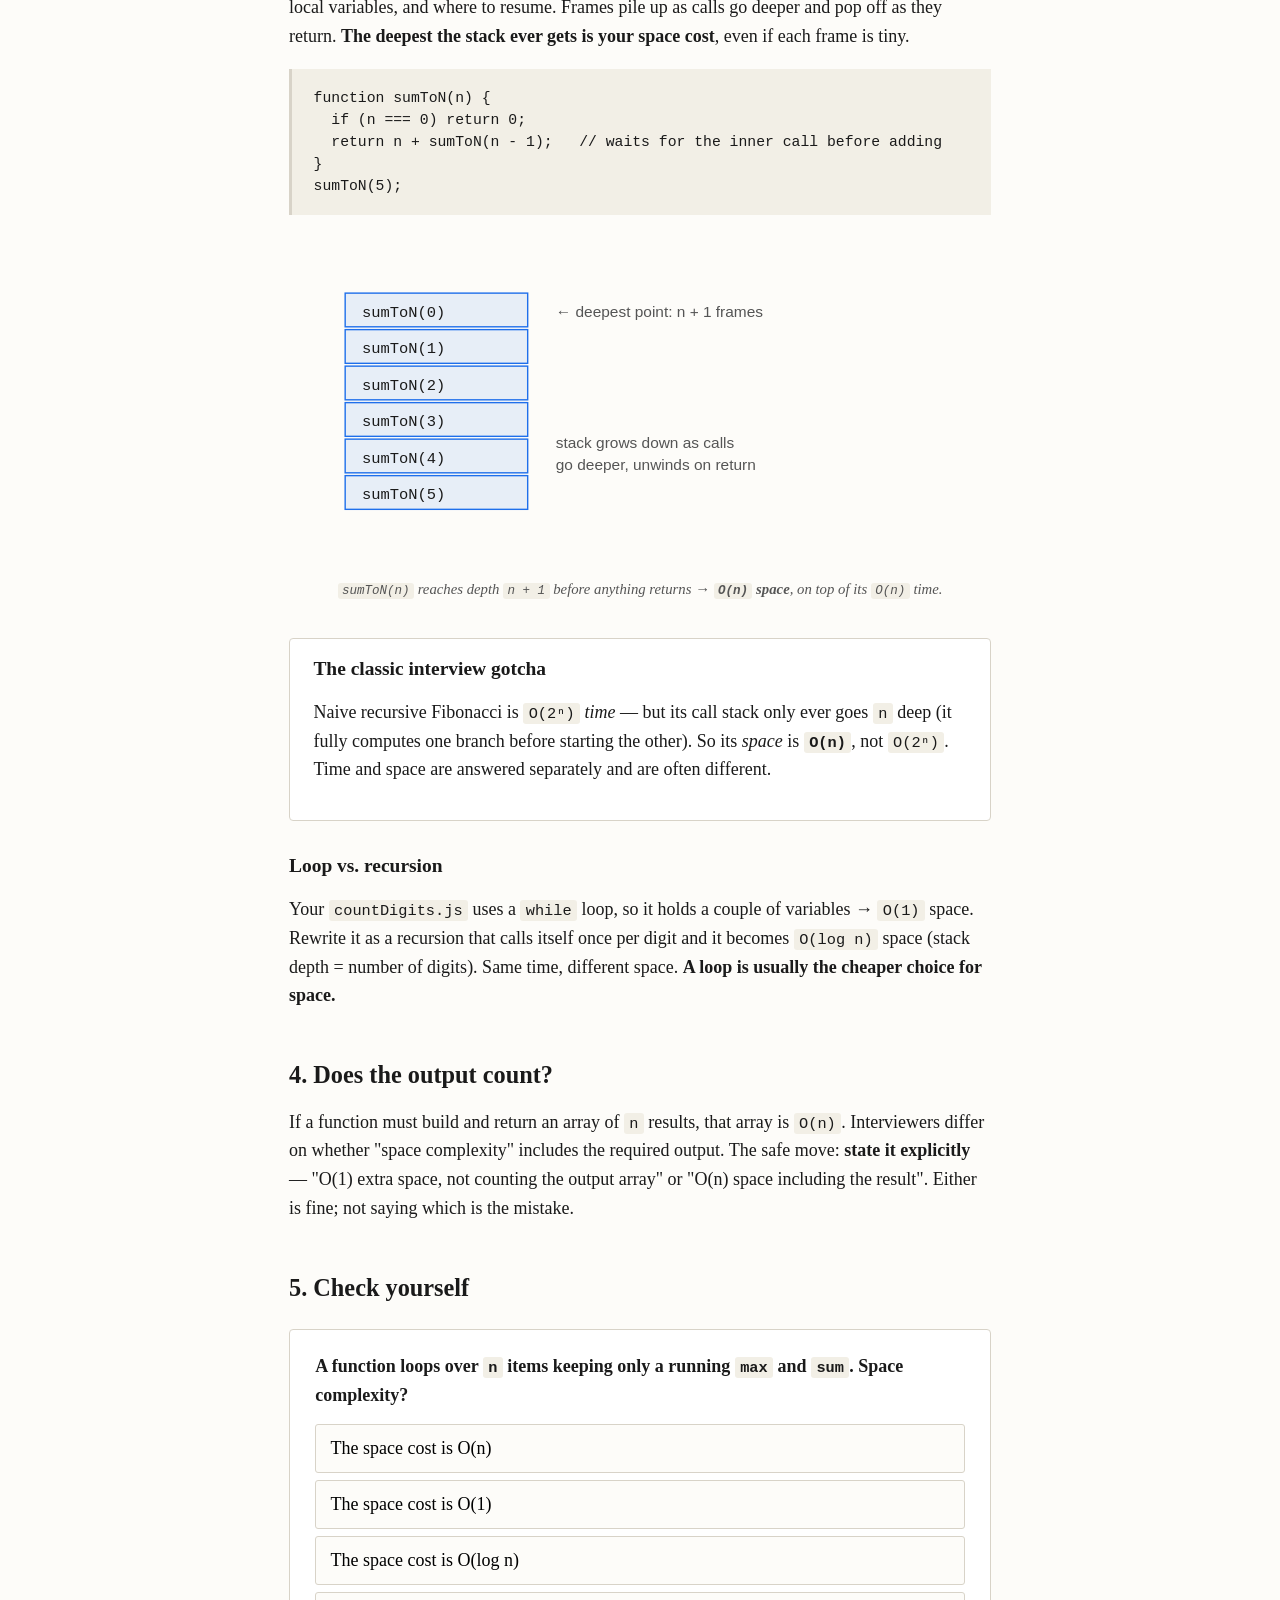
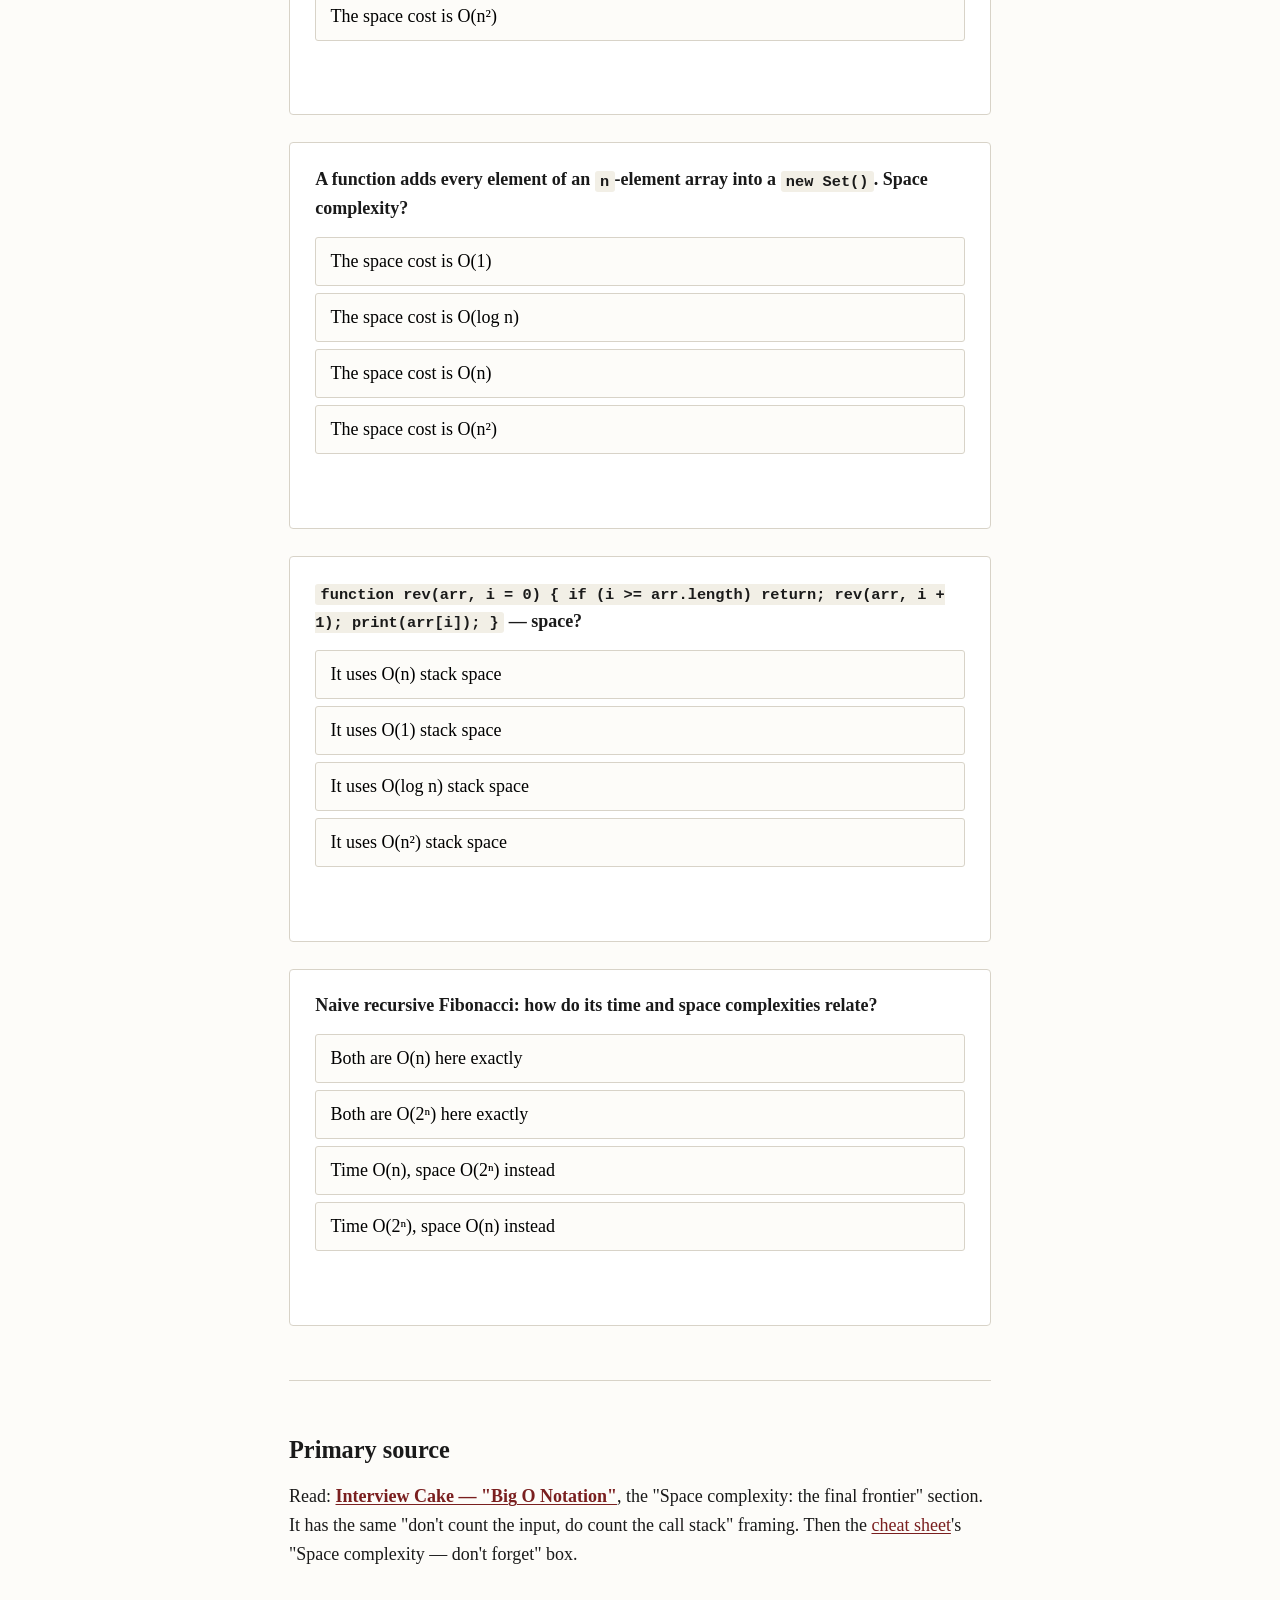
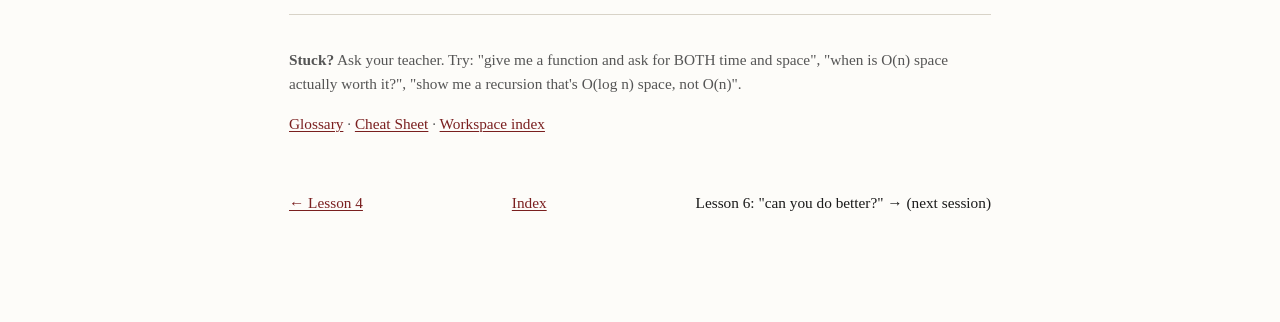
<file: timeAndSpaceComplextiy/lessons/0005-space-complexity-and-the-call-stack.html>
<!DOCTYPE html>
<html lang="en">
<head>
<meta charset="utf-8">
<meta name="viewport" content="width=device-width, initial-scale=1">
<title>Lesson 5 · Space Complexity &amp; the Call Stack</title>
<link rel="stylesheet" href="../assets/lesson.css">
<script src="../assets/quiz.js"></script>
</head>
<body>

<p class="kicker">Time &amp; Space Complexity · Lesson 5</p>
<h1>Space Complexity &amp; the Call Stack</h1>
<p class="subtitle">The win: you can state a solution's space complexity as a separate sentence — and you won't forget the recursion call stack, which is where interviewers catch people.</p>

<hr>

<div class="callout">
Everything so far was <em>time</em>. Space complexity uses the exact same rules —
count as a function of <code>n</code>, drop constants and lower-order terms — but counts
<strong>extra memory the algorithm allocates</strong>, not operations.
</div>

<h2>1. What counts, and what doesn't</h2>

<ul>
<li><strong>Not the input.</strong> An array of <code>n</code> numbers passed <em>in</em> is
the caller's memory. Space complexity is the <em>auxiliary</em> (extra) memory your
algorithm adds on top.</li>
<li><strong>A fixed set of variables</strong> &rarr; <code>O(1)</code>, called
<strong>"in place"</strong>. Ten counters is still <code>O(1)</code> — a constant.</li>
<li><strong>A new structure that grows with n</strong> (array, <code>Map</code>,
<code>Set</code>, string being built) &rarr; <code>O(n)</code>.</li>
<li><strong>The recursion call stack</strong> &rarr; <code>O(depth)</code>. This one is
invisible in the code. Section 3.</li>
<li><strong>The output</strong> is a judgement call — say your assumption out loud.
Section 4.</li>
</ul>

<h2>2. Worked examples</h2>

<h3>O(1) space — your <code>searchElement.js</code></h3>
<pre><code>function searchElement(arr, element) {
  for (let i = 0; i &lt; arr.length; i++) {   // i is one number
    if (arr[i] === element) return i;
  }
  return -1;
}</code></pre>
<p>
One loop variable, no new structure. <code>O(n)</code> <em>time</em>,
<strong><code>O(1)</code> space</strong>. Say both.
</p>

<h3>O(n) space — a frequency count</h3>
<pre><code>function countEach(arr) {
  const counts = new Map();          // grows with the number of distinct items
  for (const x of arr) {
    counts.set(x, (counts.get(x) ?? 0) + 1);
  }
  return counts;
}</code></pre>
<p>
In the worst case every element is distinct, so <code>counts</code> holds <code>n</code>
entries. <strong><code>O(n)</code> space</strong> — you spent memory to get a fast
<code>O(n)</code> time. That trade is the heart of
<a href="../index.html">Lesson 6</a>.
</p>

<h2>3. The recursion call stack</h2>

<p>
Every function call that hasn't returned yet occupies a <strong>frame</strong> on the
call stack: its parameters, local variables, and where to resume. Frames pile up as
calls go deeper and pop off as they return. <strong>The deepest the stack ever gets is
your space cost</strong>, even if each frame is tiny.
</p>

<pre><code>function sumToN(n) {
  if (n === 0) return 0;
  return n + sumToN(n - 1);   // waits for the inner call before adding
}
sumToN(5);</code></pre>

<figure>
<svg viewBox="0 0 500 220" role="img" aria-label="Call stack for sumToN(5) growing to 6 frames deep then unwinding" xmlns="http://www.w3.org/2000/svg">
  <style>
    .fr { fill: #e7eef7; stroke: #1f6feb; }
    .t  { font: 11px "SF Mono", Menlo, monospace; fill: #1a1a1a; }
    .lb { font: 11px -apple-system, sans-serif; fill: #555; }
  </style>
  <g transform="translate(40,10)">
    <rect class="fr" x="0" y="150" width="130" height="24"/><text class="t" x="12" y="167">sumToN(5)</text>
    <rect class="fr" x="0" y="124" width="130" height="24"/><text class="t" x="12" y="141">sumToN(4)</text>
    <rect class="fr" x="0" y="98"  width="130" height="24"/><text class="t" x="12" y="115">sumToN(3)</text>
    <rect class="fr" x="0" y="72"  width="130" height="24"/><text class="t" x="12" y="89">sumToN(2)</text>
    <rect class="fr" x="0" y="46"  width="130" height="24"/><text class="t" x="12" y="63">sumToN(1)</text>
    <rect class="fr" x="0" y="20"  width="130" height="24"/><text class="t" x="12" y="37">sumToN(0)</text>
    <text class="lb" x="150" y="37">&#8592; deepest point: n + 1 frames</text>
    <text class="lb" x="150" y="130">stack grows down as calls</text>
    <text class="lb" x="150" y="146">go deeper, unwinds on return</text>
  </g>
</svg>
<figcaption>
<code>sumToN(n)</code> reaches depth <code>n + 1</code> before anything returns &rarr;
<strong><code>O(n)</code> space</strong>, on top of its <code>O(n)</code> time.
</figcaption>
</figure>

<div class="rule-box">
<h3>The classic interview gotcha</h3>
<p>
Naive recursive Fibonacci is <code>O(2ⁿ)</code> <em>time</em> — but its call stack only
ever goes <code>n</code> deep (it fully computes one branch before starting the other).
So its <em>space</em> is <strong><code>O(n)</code></strong>, not <code>O(2ⁿ)</code>.
Time and space are answered separately and are often different.
</p>
</div>

<h3>Loop vs. recursion</h3>
<p>
Your <code>countDigits.js</code> uses a <code>while</code> loop, so it holds a couple of
variables &rarr; <code>O(1)</code> space. Rewrite it as a recursion that calls itself
once per digit and it becomes <code>O(log n)</code> space (stack depth = number of
digits). Same time, different space. <strong>A loop is usually the cheaper choice for
space.</strong>
</p>

<h2>4. Does the output count?</h2>
<p>
If a function must build and return an array of <code>n</code> results, that array is
<code>O(n)</code>. Interviewers differ on whether "space complexity" includes the
required output. The safe move: <strong>state it explicitly</strong> — "O(1) extra space,
not counting the output array" or "O(n) space including the result". Either is fine; not
saying which is the mistake.
</p>

<h2>5. Check yourself</h2>

<div class="quiz" data-answer="1"
  data-explain="A handful of scalar variables and no growing structure is O(1) space, regardless of how long the loop runs.">
  <p class="q">A function loops over <code>n</code> items keeping only a running <code>max</code> and <code>sum</code>. Space complexity?</p>
  <ul>
    <li><button class="opt">The space cost is O(n)</button></li>
    <li><button class="opt">The space cost is O(1)</button></li>
    <li><button class="opt">The space cost is O(log n)</button></li>
    <li><button class="opt">The space cost is O(n²)</button></li>
  </ul>
  <p class="feedback" aria-live="polite"></p>
</div>

<div class="quiz" data-answer="2"
  data-explain="The Set can hold up to n distinct elements in the worst case, so it is O(n) auxiliary space.">
  <p class="q">A function adds every element of an <code>n</code>-element array into a <code>new Set()</code>. Space complexity?</p>
  <ul>
    <li><button class="opt">The space cost is O(1)</button></li>
    <li><button class="opt">The space cost is O(log n)</button></li>
    <li><button class="opt">The space cost is O(n)</button></li>
    <li><button class="opt">The space cost is O(n²)</button></li>
  </ul>
  <p class="feedback" aria-live="polite"></p>
</div>

<div class="quiz" data-answer="0"
  data-explain="Recursion depth is n (one frame per element), so O(n) stack space, even though each frame only holds an index.">
  <p class="q"><code>function rev(arr, i = 0) { if (i &gt;= arr.length) return; rev(arr, i + 1); print(arr[i]); }</code> — space?</p>
  <ul>
    <li><button class="opt">It uses O(n) stack space</button></li>
    <li><button class="opt">It uses O(1) stack space</button></li>
    <li><button class="opt">It uses O(log n) stack space</button></li>
    <li><button class="opt">It uses O(n²) stack space</button></li>
  </ul>
  <p class="feedback" aria-live="polite"></p>
</div>

<div class="quiz" data-answer="3"
  data-explain="Time counts the ~2^n calls made; space counts the deepest the stack gets, which is one full branch of depth n. They are O(2^n) time and O(n) space.">
  <p class="q">Naive recursive Fibonacci: how do its time and space complexities relate?</p>
  <ul>
    <li><button class="opt">Both are O(n) here exactly</button></li>
    <li><button class="opt">Both are O(2ⁿ) here exactly</button></li>
    <li><button class="opt">Time O(n), space O(2ⁿ) instead</button></li>
    <li><button class="opt">Time O(2ⁿ), space O(n) instead</button></li>
  </ul>
  <p class="feedback" aria-live="polite"></p>
</div>

<hr>

<h2>Primary source</h2>
<p>
Read: <a href="https://www.interviewcake.com/article/java/big-o-notation-time-and-space-complexity"><strong>Interview Cake — "Big O Notation"</strong></a>,
the "Space complexity: the final frontier" section. It has the same "don't count the
input, do count the call stack" framing. Then the
<a href="../reference/big-o-cheat-sheet.html">cheat sheet</a>'s "Space complexity — don't forget" box.
</p>

<div class="footer-note">
<p><strong>Stuck?</strong> Ask your teacher. Try: "give me a function and ask for BOTH
time and space", "when is O(n) space actually worth it?", "show me a recursion that's
O(log n) space, not O(n)".</p>
<p><a href="../reference/glossary.html">Glossary</a> ·
<a href="../reference/big-o-cheat-sheet.html">Cheat Sheet</a> ·
<a href="../index.html">Workspace index</a></p>
</div>

<nav class="nav">
  <span><a href="0004-ranking-the-common-classes.html">&#8592; Lesson 4</a></span>
  <span><a href="../index.html">Index</a></span>
  <span>Lesson 6: "can you do better?" &#8594; (next session)</span>
</nav>

</body>
</html>
</file>
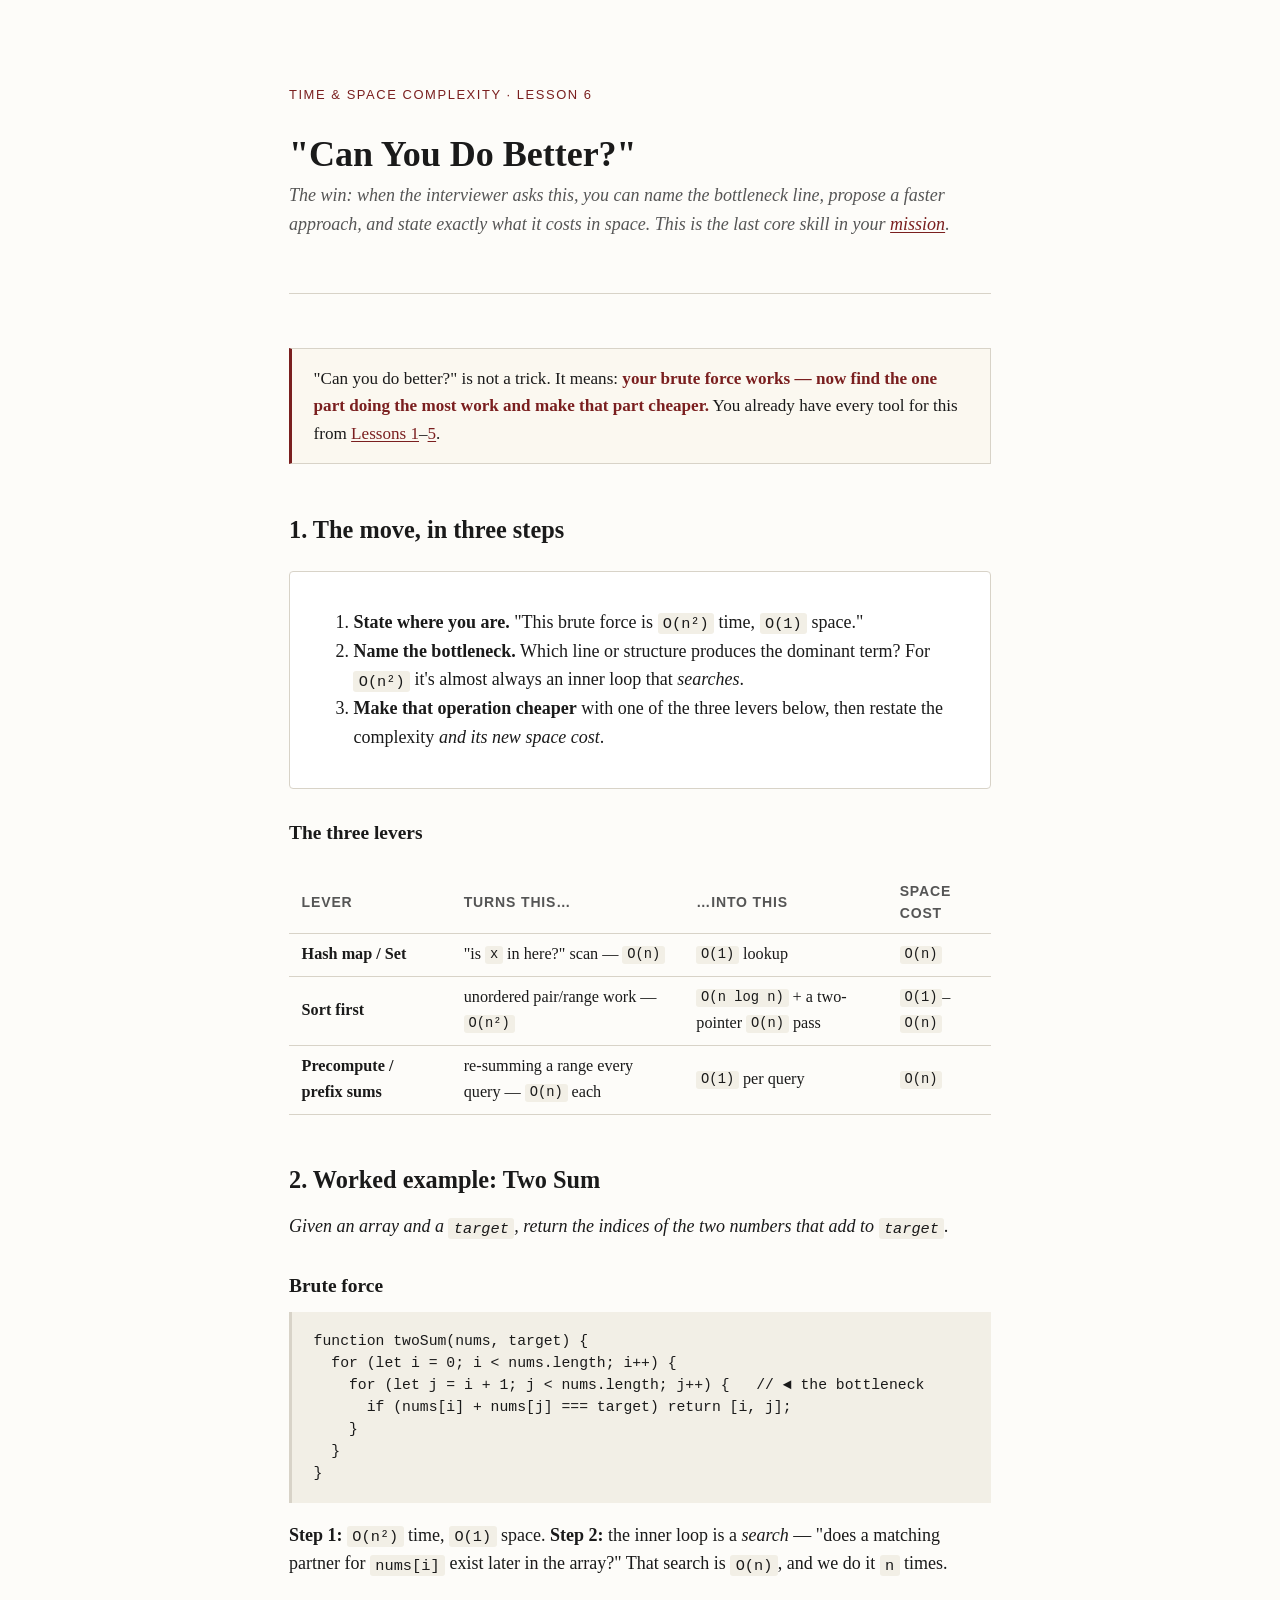
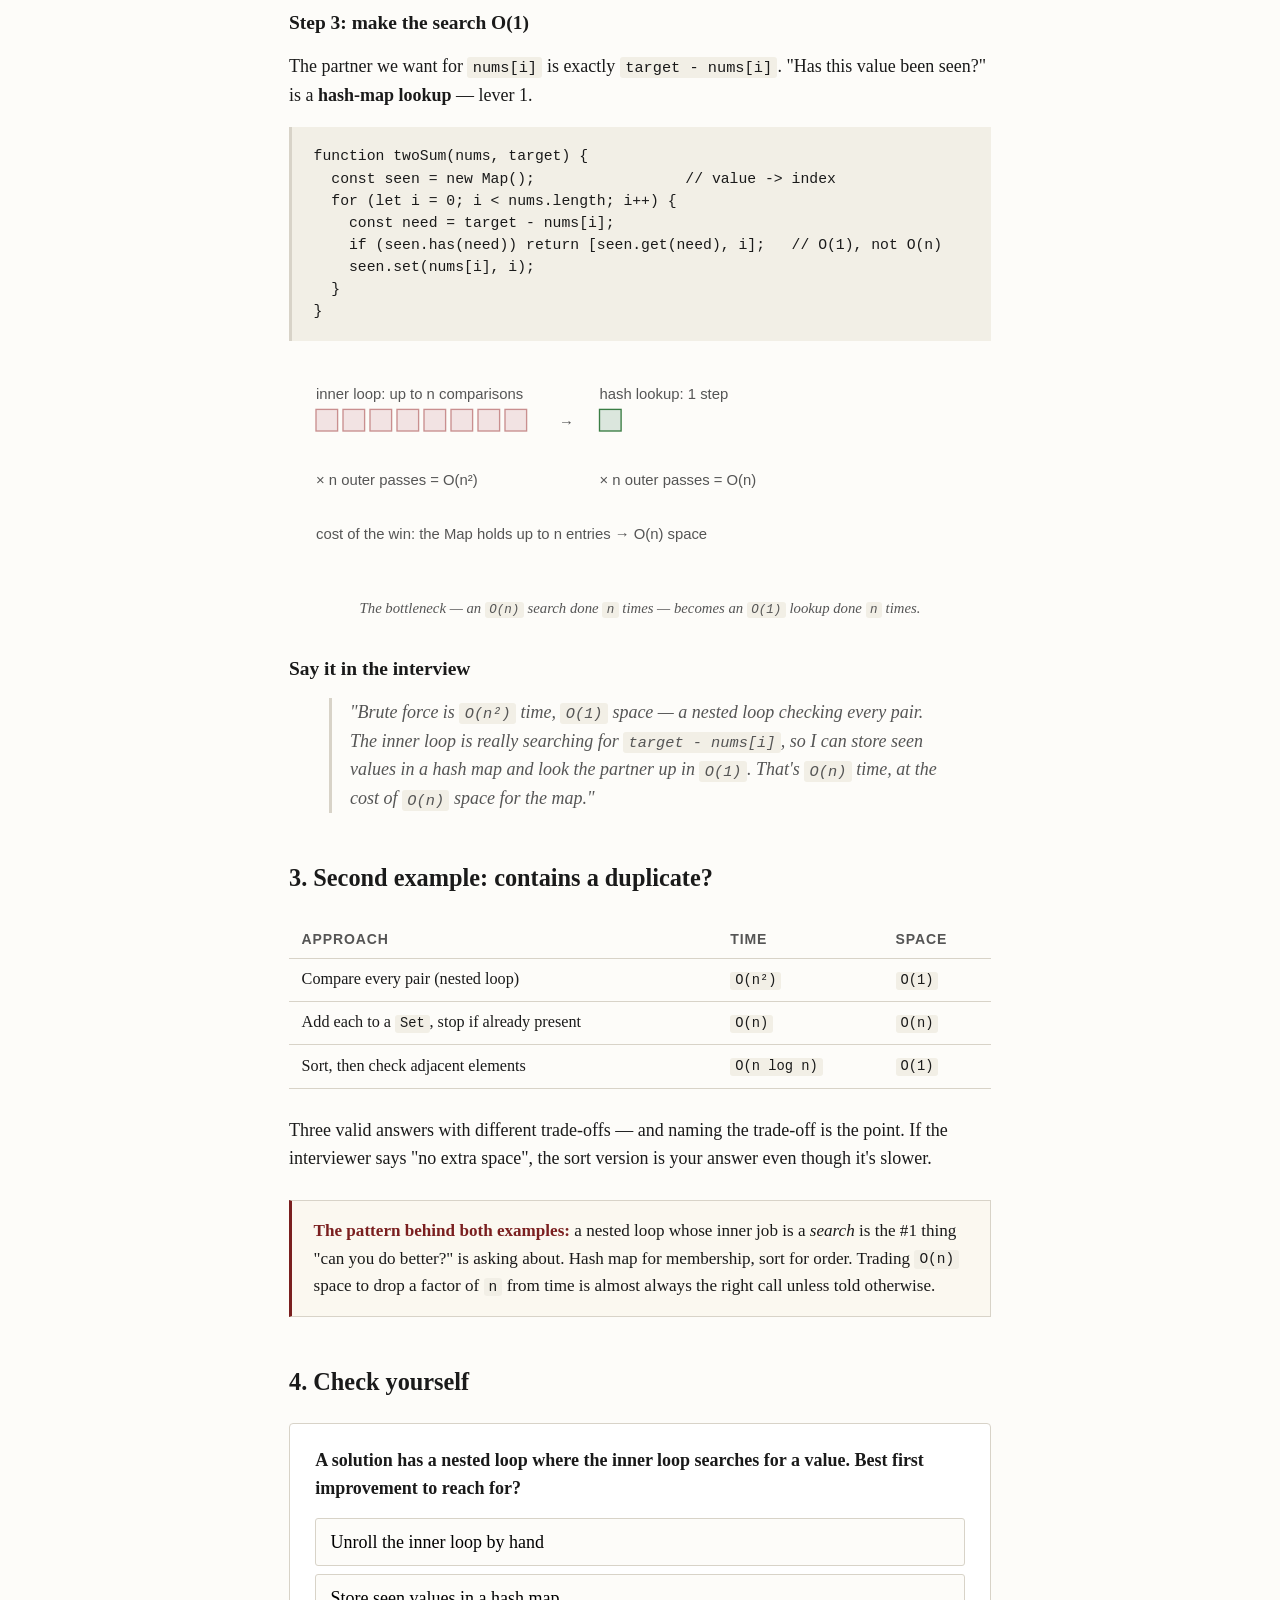
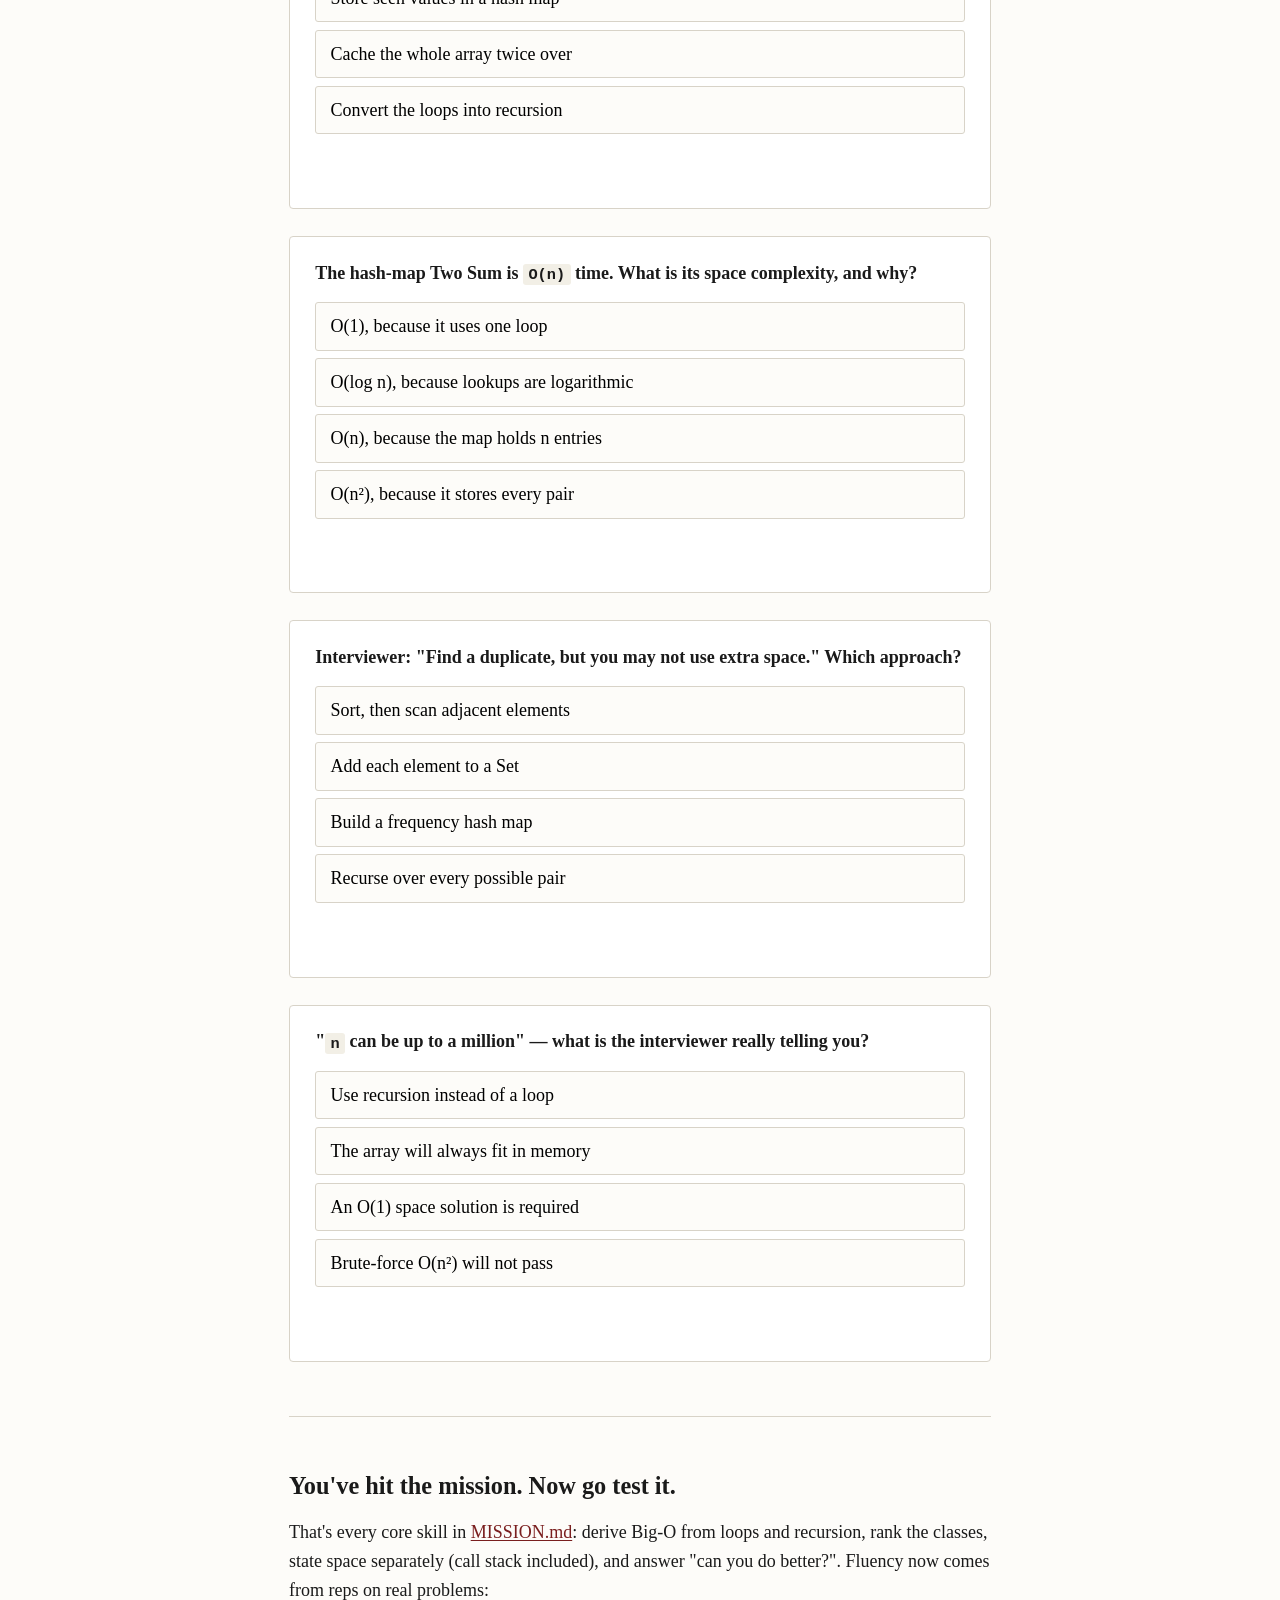
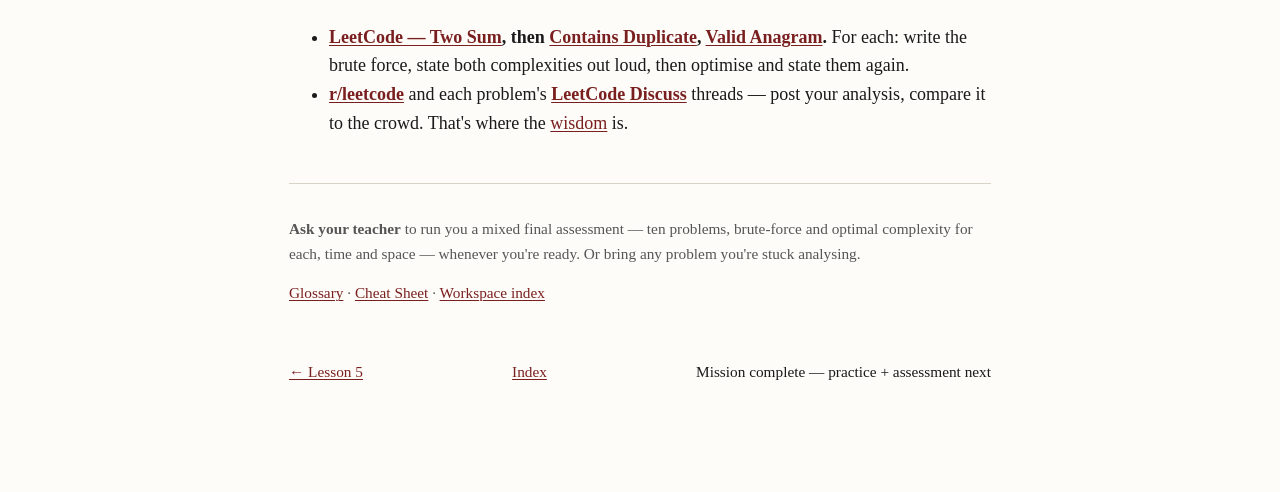
<file: timeAndSpaceComplextiy/lessons/0006-can-you-do-better.html>
<!DOCTYPE html>
<html lang="en">
<head>
<meta charset="utf-8">
<meta name="viewport" content="width=device-width, initial-scale=1">
<title>Lesson 6 · "Can You Do Better?"</title>
<link rel="stylesheet" href="../assets/lesson.css">
<script src="../assets/quiz.js"></script>
</head>
<body>

<p class="kicker">Time &amp; Space Complexity · Lesson 6</p>
<h1>"Can You Do Better?"</h1>
<p class="subtitle">The win: when the interviewer asks this, you can name the bottleneck line, propose a faster approach, and state exactly what it costs in space. This is the last core skill in your <a href="../MISSION.md">mission</a>.</p>

<hr>

<div class="callout">
"Can you do better?" is not a trick. It means: <strong>your brute force works — now find
the one part doing the most work and make that part cheaper.</strong> You already have
every tool for this from <a href="0001-what-big-o-measures.html">Lessons 1</a>–<a href="0005-space-complexity-and-the-call-stack.html">5</a>.
</div>

<h2>1. The move, in three steps</h2>

<div class="rule-box">
<ol>
<li><strong>State where you are.</strong> "This brute force is <code>O(n²)</code> time,
<code>O(1)</code> space."</li>
<li><strong>Name the bottleneck.</strong> Which line or structure produces the dominant
term? For <code>O(n²)</code> it's almost always an inner loop that <em>searches</em>.</li>
<li><strong>Make that operation cheaper</strong> with one of the three levers below,
then restate the complexity <em>and its new space cost</em>.</li>
</ol>
</div>

<h3>The three levers</h3>
<table>
<thead><tr><th>Lever</th><th>Turns this…</th><th>…into this</th><th>Space cost</th></tr></thead>
<tbody>
<tr><td><strong>Hash map / Set</strong></td><td>"is <code>x</code> in here?" scan — <code>O(n)</code></td><td><code>O(1)</code> lookup</td><td><code>O(n)</code></td></tr>
<tr><td><strong>Sort first</strong></td><td>unordered pair/range work — <code>O(n²)</code></td><td><code>O(n log n)</code> + a two-pointer <code>O(n)</code> pass</td><td><code>O(1)</code>–<code>O(n)</code></td></tr>
<tr><td><strong>Precompute / prefix sums</strong></td><td>re-summing a range every query — <code>O(n)</code> each</td><td><code>O(1)</code> per query</td><td><code>O(n)</code></td></tr>
</tbody>
</table>

<h2>2. Worked example: Two Sum</h2>

<p><em>Given an array and a <code>target</code>, return the indices of the two numbers that add to <code>target</code>.</em></p>

<h3>Brute force</h3>
<pre><code>function twoSum(nums, target) {
  for (let i = 0; i &lt; nums.length; i++) {
    for (let j = i + 1; j &lt; nums.length; j++) {   // &#9668; the bottleneck
      if (nums[i] + nums[j] === target) return [i, j];
    }
  }
}</code></pre>
<p>
<strong>Step 1:</strong> <code>O(n²)</code> time, <code>O(1)</code> space.
<strong>Step 2:</strong> the inner loop is a <em>search</em> — "does a matching partner
for <code>nums[i]</code> exist later in the array?" That search is <code>O(n)</code>, and
we do it <code>n</code> times.
</p>

<h3>Step 3: make the search O(1)</h3>
<p>
The partner we want for <code>nums[i]</code> is exactly <code>target - nums[i]</code>.
"Has this value been seen?" is a <strong>hash-map lookup</strong> — lever 1.
</p>
<pre><code>function twoSum(nums, target) {
  const seen = new Map();                 // value -&gt; index
  for (let i = 0; i &lt; nums.length; i++) {
    const need = target - nums[i];
    if (seen.has(need)) return [seen.get(need), i];   // O(1), not O(n)
    seen.set(nums[i], i);
  }
}</code></pre>

<figure>
<svg viewBox="0 0 520 150" role="img" aria-label="n comparisons on the left collapsing into one hash lookup on the right" xmlns="http://www.w3.org/2000/svg">
  <style>
    .b { fill: #f2e3e3; stroke: #c98f8f; }
    .g { fill: #dbe6dd; stroke: #3a7d44; }
    .t { font: 11px -apple-system, sans-serif; fill: #555; }
  </style>
  <text class="t" x="20" y="16">inner loop: up to n comparisons</text>
  <rect class="b" x="20" y="24" width="16" height="16"/><rect class="b" x="40" y="24" width="16" height="16"/><rect class="b" x="60" y="24" width="16" height="16"/><rect class="b" x="80" y="24" width="16" height="16"/><rect class="b" x="100" y="24" width="16" height="16"/><rect class="b" x="120" y="24" width="16" height="16"/><rect class="b" x="140" y="24" width="16" height="16"/><rect class="b" x="160" y="24" width="16" height="16"/>
  <text class="t" x="200" y="37">&#8594;</text>
  <text class="t" x="230" y="16">hash lookup: 1 step</text>
  <rect class="g" x="230" y="24" width="16" height="16"/>
  <text class="t" x="20" y="80">&#215; n outer passes  =  O(n&#178;)</text>
  <text class="t" x="230" y="80">&#215; n outer passes  =  O(n)</text>
  <text class="t" x="20" y="120">cost of the win: the Map holds up to n entries &#8594; O(n) space</text>
</svg>
<figcaption>The bottleneck — an <code>O(n)</code> search done <code>n</code> times — becomes an <code>O(1)</code> lookup done <code>n</code> times.</figcaption>
</figure>

<h3>Say it in the interview</h3>
<blockquote style="border-left:3px solid var(--rule);padding-left:1rem;color:var(--ink-soft);font-style:italic">
"Brute force is <code>O(n²)</code> time, <code>O(1)</code> space — a nested loop checking
every pair. The inner loop is really searching for <code>target - nums[i]</code>, so I
can store seen values in a hash map and look the partner up in <code>O(1)</code>. That's
<code>O(n)</code> time, at the cost of <code>O(n)</code> space for the map."
</blockquote>

<h2>3. Second example: contains a duplicate?</h2>
<table>
<thead><tr><th>Approach</th><th>Time</th><th>Space</th></tr></thead>
<tbody>
<tr><td>Compare every pair (nested loop)</td><td><code>O(n²)</code></td><td><code>O(1)</code></td></tr>
<tr><td>Add each to a <code>Set</code>, stop if already present</td><td><code>O(n)</code></td><td><code>O(n)</code></td></tr>
<tr><td>Sort, then check adjacent elements</td><td><code>O(n log n)</code></td><td><code>O(1)</code></td></tr>
</tbody>
</table>
<p>
Three valid answers with different trade-offs — and naming the trade-off is the point.
If the interviewer says "no extra space", the sort version is your answer even though
it's slower.
</p>

<div class="callout">
<strong>The pattern behind both examples:</strong> a nested loop whose inner job is a
<em>search</em> is the #1 thing "can you do better?" is asking about. Hash map for
membership, sort for order. Trading <code>O(n)</code> space to drop a factor of
<code>n</code> from time is almost always the right call unless told otherwise.
</div>

<h2>4. Check yourself</h2>

<div class="quiz" data-answer="1"
  data-explain="The inner loop searches for a complement. Replacing that O(n) search with an O(1) hash lookup makes the whole thing O(n) time, O(n) space.">
  <p class="q">A solution has a nested loop where the inner loop searches for a value. Best first improvement to reach for?</p>
  <ul>
    <li><button class="opt">Unroll the inner loop by hand</button></li>
    <li><button class="opt">Store seen values in a hash map</button></li>
    <li><button class="opt">Cache the whole array twice over</button></li>
    <li><button class="opt">Convert the loops into recursion</button></li>
  </ul>
  <p class="feedback" aria-live="polite"></p>
</div>

<div class="quiz" data-answer="2"
  data-explain="The hash-map version is O(n) time but allocates a map of up to n entries, so O(n) space. You traded space to save time.">
  <p class="q">The hash-map Two Sum is <code>O(n)</code> time. What is its space complexity, and why?</p>
  <ul>
    <li><button class="opt">O(1), because it uses one loop</button></li>
    <li><button class="opt">O(log n), because lookups are logarithmic</button></li>
    <li><button class="opt">O(n), because the map holds n entries</button></li>
    <li><button class="opt">O(n²), because it stores every pair</button></li>
  </ul>
  <p class="feedback" aria-live="polite"></p>
</div>

<div class="quiz" data-answer="0"
  data-explain="Sorting then checking adjacent elements is O(n log n) time and O(1) extra space - the right pick when extra space is forbidden.">
  <p class="q">Interviewer: "Find a duplicate, but you may not use extra space." Which approach?</p>
  <ul>
    <li><button class="opt">Sort, then scan adjacent elements</button></li>
    <li><button class="opt">Add each element to a Set</button></li>
    <li><button class="opt">Build a frequency hash map</button></li>
    <li><button class="opt">Recurse over every possible pair</button></li>
  </ul>
  <p class="feedback" aria-live="polite"></p>
</div>

<div class="quiz" data-answer="3"
  data-explain="n up to 10^6 means O(n^2) is ~10^12 operations - too slow. The hint is telling you to find an O(n) or O(n log n) approach.">
  <p class="q">"<code>n</code> can be up to a million" — what is the interviewer really telling you?</p>
  <ul>
    <li><button class="opt">Use recursion instead of a loop</button></li>
    <li><button class="opt">The array will always fit in memory</button></li>
    <li><button class="opt">An O(1) space solution is required</button></li>
    <li><button class="opt">Brute-force O(n²) will not pass</button></li>
  </ul>
  <p class="feedback" aria-live="polite"></p>
</div>

<hr>

<h2>You've hit the mission. Now go test it.</h2>
<p>
That's every core skill in <a href="../MISSION.md">MISSION.md</a>: derive Big-O from
loops and recursion, rank the classes, state space separately (call stack included), and
answer "can you do better?". Fluency now comes from reps on real problems:
</p>
<ul>
<li><strong><a href="https://leetcode.com/problems/two-sum/">LeetCode — Two Sum</a>,
then <a href="https://leetcode.com/problems/contains-duplicate/">Contains Duplicate</a>,
<a href="https://leetcode.com/problems/valid-anagram/">Valid Anagram</a>.</strong> For
each: write the brute force, state both complexities out loud, then optimise and state
them again.</li>
<li><strong><a href="https://www.reddit.com/r/leetcode/">r/leetcode</a></strong> and each
problem's <strong><a href="https://leetcode.com/discuss/">LeetCode Discuss</a></strong>
threads — post your analysis, compare it to the crowd. That's where the
<a href="../reference/resources.html">wisdom</a> is.</li>
</ul>

<div class="footer-note">
<p><strong>Ask your teacher</strong> to run you a mixed final assessment — ten problems,
brute-force and optimal complexity for each, time and space — whenever you're ready.
Or bring any problem you're stuck analysing.</p>
<p><a href="../reference/glossary.html">Glossary</a> ·
<a href="../reference/big-o-cheat-sheet.html">Cheat Sheet</a> ·
<a href="../index.html">Workspace index</a></p>
</div>

<nav class="nav">
  <span><a href="0005-space-complexity-and-the-call-stack.html">&#8592; Lesson 5</a></span>
  <span><a href="../index.html">Index</a></span>
  <span>Mission complete &#8212; practice + assessment next</span>
</nav>

</body>
</html>
</file>
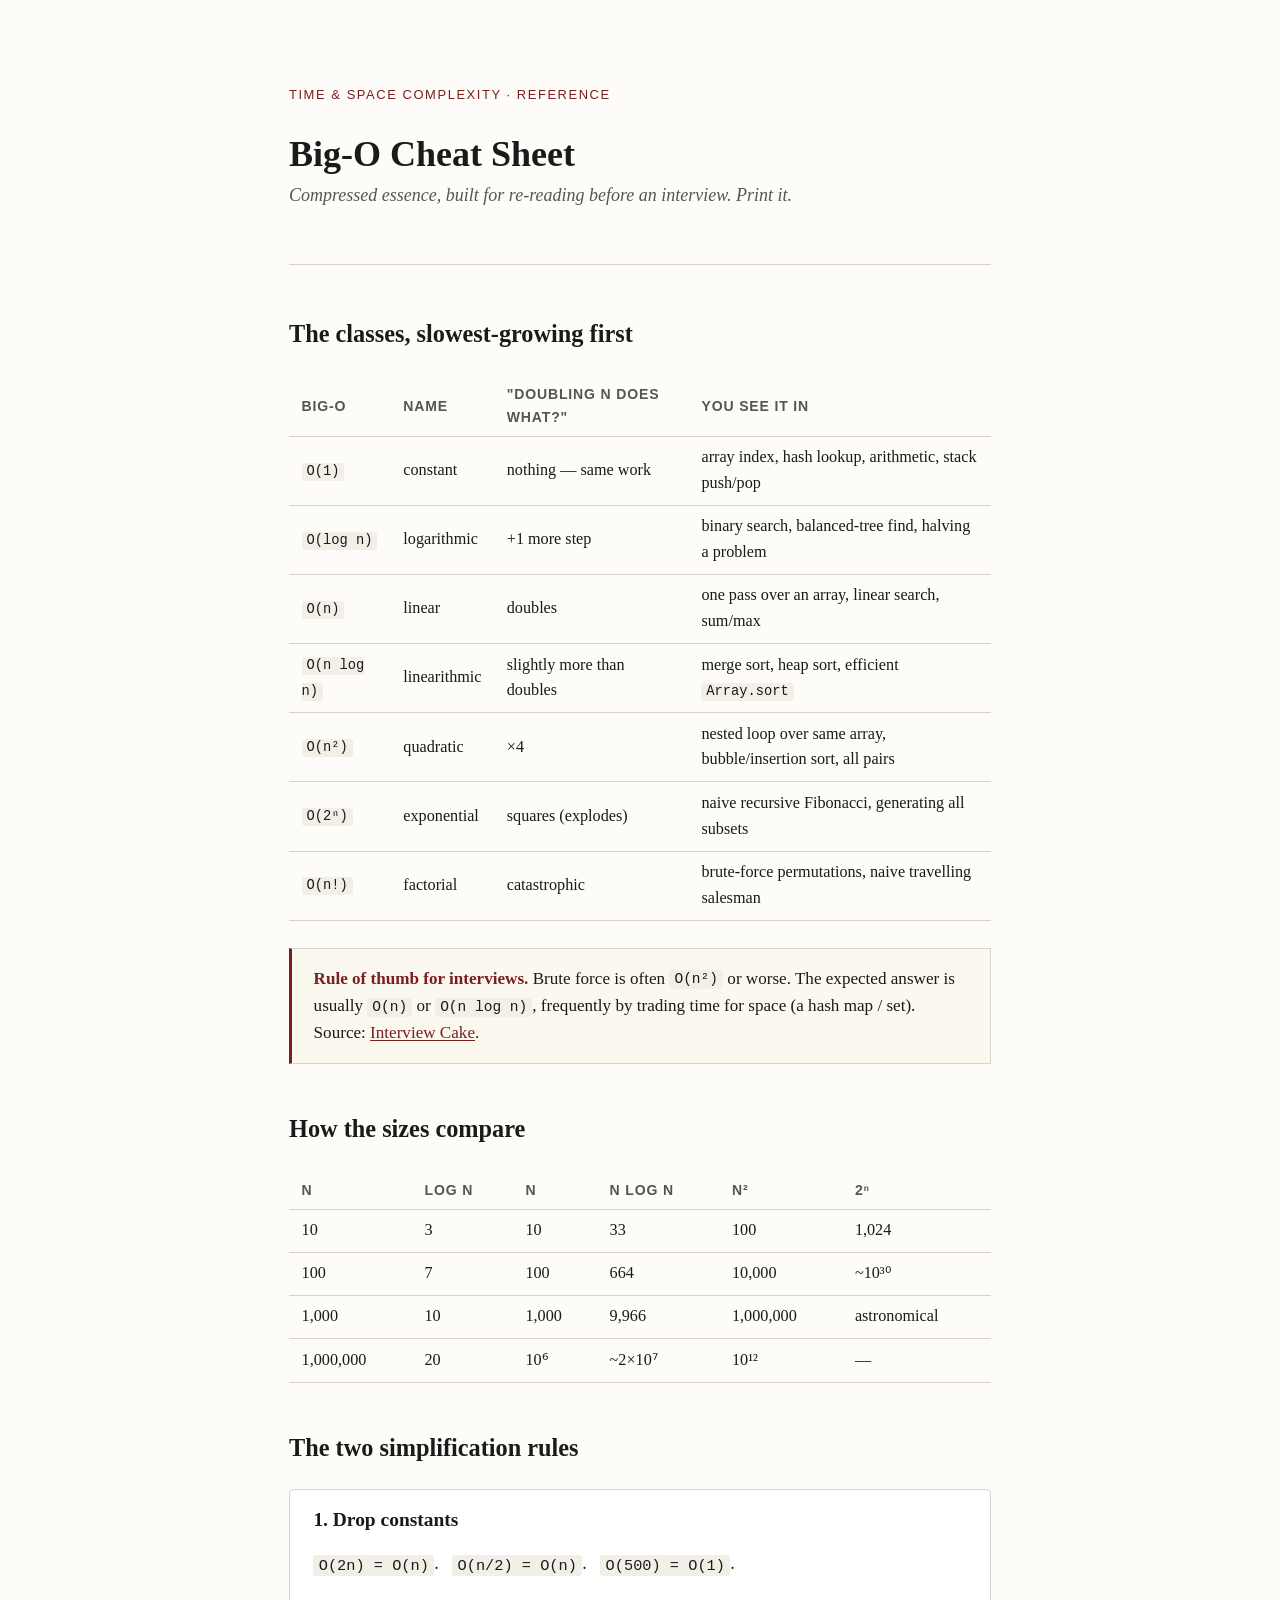
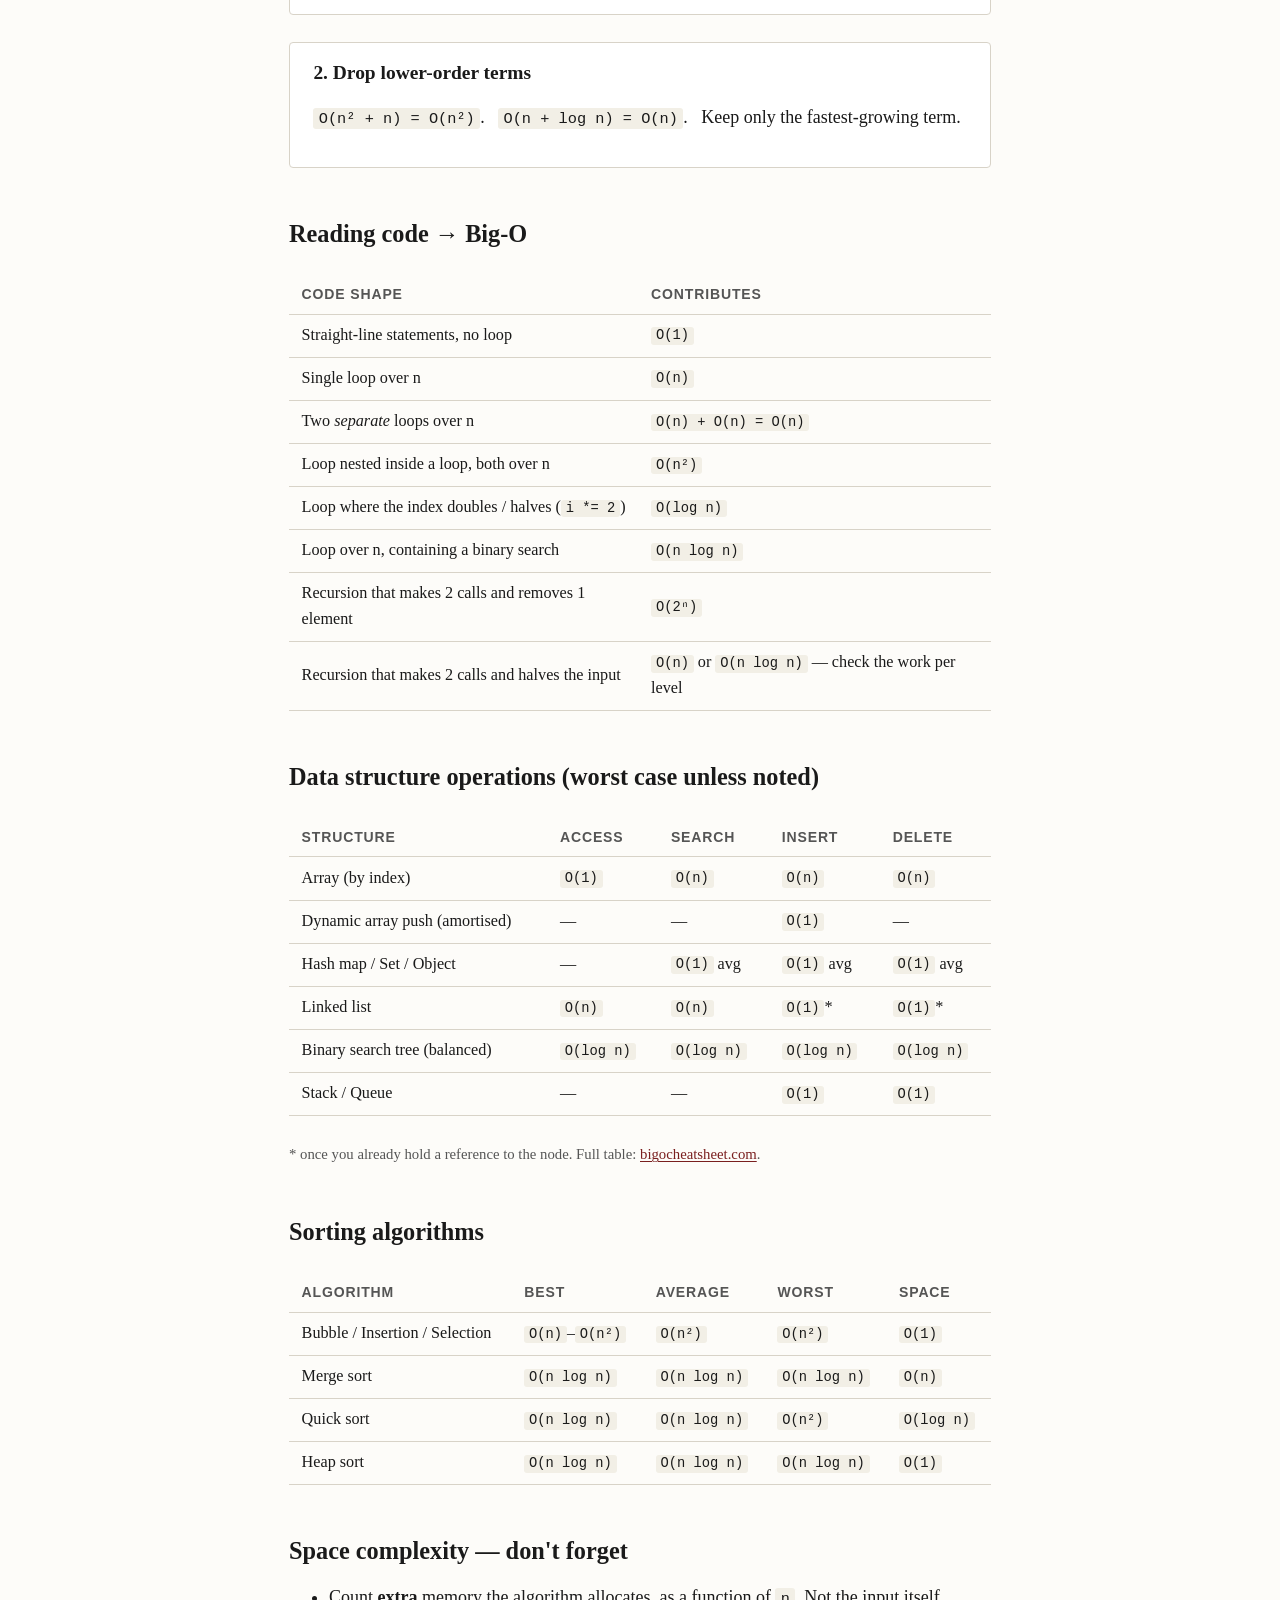
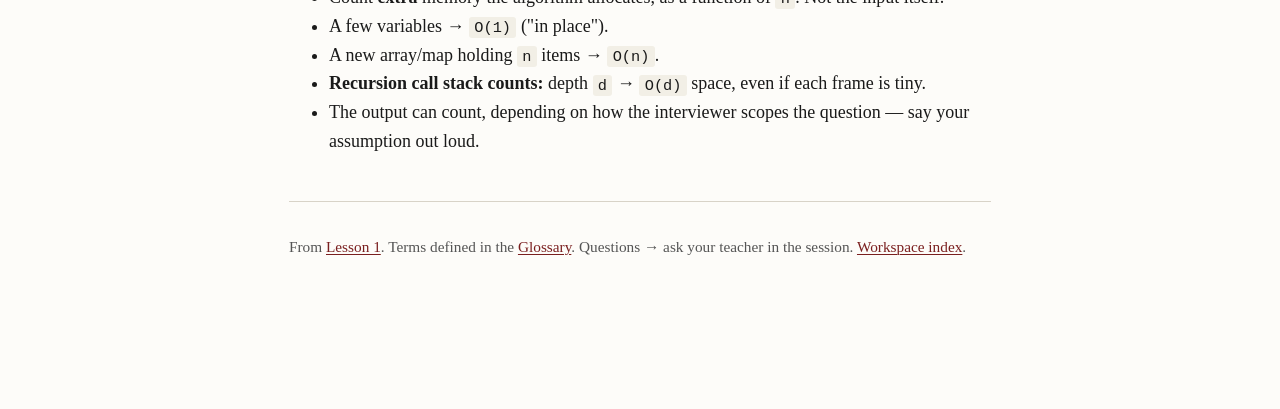
<file: timeAndSpaceComplextiy/reference/big-o-cheat-sheet.html>
<!DOCTYPE html>
<html lang="en">
<head>
<meta charset="utf-8">
<meta name="viewport" content="width=device-width, initial-scale=1">
<title>Reference · Big-O Cheat Sheet</title>
<link rel="stylesheet" href="../assets/lesson.css">
</head>
<body>

<p class="kicker">Time &amp; Space Complexity · Reference</p>
<h1>Big-O Cheat Sheet</h1>
<p class="subtitle">Compressed essence, built for re-reading before an interview. Print it.</p>

<hr>

<h2>The classes, slowest-growing first</h2>

<table>
<thead>
<tr><th>Big-O</th><th>Name</th><th>"Doubling n does what?"</th><th>You see it in</th></tr>
</thead>
<tbody>
<tr><td><code>O(1)</code></td><td>constant</td><td>nothing — same work</td><td>array index, hash lookup, arithmetic, stack push/pop</td></tr>
<tr><td><code>O(log n)</code></td><td>logarithmic</td><td>+1 more step</td><td>binary search, balanced-tree find, halving a problem</td></tr>
<tr><td><code>O(n)</code></td><td>linear</td><td>doubles</td><td>one pass over an array, linear search, sum/max</td></tr>
<tr><td><code>O(n log n)</code></td><td>linearithmic</td><td>slightly more than doubles</td><td>merge sort, heap sort, efficient <code>Array.sort</code></td></tr>
<tr><td><code>O(n²)</code></td><td>quadratic</td><td>&times;4</td><td>nested loop over same array, bubble/insertion sort, all pairs</td></tr>
<tr><td><code>O(2ⁿ)</code></td><td>exponential</td><td>squares (explodes)</td><td>naive recursive Fibonacci, generating all subsets</td></tr>
<tr><td><code>O(n!)</code></td><td>factorial</td><td>catastrophic</td><td>brute-force permutations, naive travelling salesman</td></tr>
</tbody>
</table>

<div class="callout">
<strong>Rule of thumb for interviews.</strong> Brute force is often <code>O(n²)</code> or
worse. The expected answer is usually <code>O(n)</code> or <code>O(n log n)</code>,
frequently by trading time for space (a hash map / set). Source:
<a href="https://www.interviewcake.com/article/java/big-o-notation-time-and-space-complexity">Interview Cake</a>.
</div>

<h2>How the sizes compare</h2>

<table>
<thead><tr><th>n</th><th>log n</th><th>n</th><th>n log n</th><th>n²</th><th>2ⁿ</th></tr></thead>
<tbody>
<tr><td>10</td><td>3</td><td>10</td><td>33</td><td>100</td><td>1,024</td></tr>
<tr><td>100</td><td>7</td><td>100</td><td>664</td><td>10,000</td><td>~10³⁰</td></tr>
<tr><td>1,000</td><td>10</td><td>1,000</td><td>9,966</td><td>1,000,000</td><td>astronomical</td></tr>
<tr><td>1,000,000</td><td>20</td><td>10⁶</td><td>~2&times;10⁷</td><td>10¹²</td><td>—</td></tr>
</tbody>
</table>

<h2>The two simplification rules</h2>

<div class="rule-box">
<h3>1. Drop constants</h3>
<p><code>O(2n) = O(n)</code>. &nbsp; <code>O(n/2) = O(n)</code>. &nbsp; <code>O(500) = O(1)</code>.</p>
</div>
<div class="rule-box">
<h3>2. Drop lower-order terms</h3>
<p><code>O(n² + n) = O(n²)</code>. &nbsp; <code>O(n + log n) = O(n)</code>. &nbsp; Keep only the fastest-growing term.</p>
</div>

<h2>Reading code &rarr; Big-O</h2>

<table>
<thead><tr><th>Code shape</th><th>Contributes</th></tr></thead>
<tbody>
<tr><td>Straight-line statements, no loop</td><td><code>O(1)</code></td></tr>
<tr><td>Single loop over n</td><td><code>O(n)</code></td></tr>
<tr><td>Two <em>separate</em> loops over n</td><td><code>O(n) + O(n) = O(n)</code></td></tr>
<tr><td>Loop nested inside a loop, both over n</td><td><code>O(n²)</code></td></tr>
<tr><td>Loop where the index doubles / halves (<code>i *= 2</code>)</td><td><code>O(log n)</code></td></tr>
<tr><td>Loop over n, containing a binary search</td><td><code>O(n log n)</code></td></tr>
<tr><td>Recursion that makes 2 calls and removes 1 element</td><td><code>O(2ⁿ)</code></td></tr>
<tr><td>Recursion that makes 2 calls and halves the input</td><td><code>O(n)</code> or <code>O(n log n)</code> — check the work per level</td></tr>
</tbody>
</table>

<h2>Data structure operations (worst case unless noted)</h2>

<table>
<thead><tr><th>Structure</th><th>Access</th><th>Search</th><th>Insert</th><th>Delete</th></tr></thead>
<tbody>
<tr><td>Array (by index)</td><td><code>O(1)</code></td><td><code>O(n)</code></td><td><code>O(n)</code></td><td><code>O(n)</code></td></tr>
<tr><td>Dynamic array push (amortised)</td><td>—</td><td>—</td><td><code>O(1)</code></td><td>—</td></tr>
<tr><td>Hash map / Set / Object</td><td>—</td><td><code>O(1)</code> avg</td><td><code>O(1)</code> avg</td><td><code>O(1)</code> avg</td></tr>
<tr><td>Linked list</td><td><code>O(n)</code></td><td><code>O(n)</code></td><td><code>O(1)</code>*</td><td><code>O(1)</code>*</td></tr>
<tr><td>Binary search tree (balanced)</td><td><code>O(log n)</code></td><td><code>O(log n)</code></td><td><code>O(log n)</code></td><td><code>O(log n)</code></td></tr>
<tr><td>Stack / Queue</td><td>—</td><td>—</td><td><code>O(1)</code></td><td><code>O(1)</code></td></tr>
</tbody>
</table>
<p style="font-size:0.82rem;color:#555">* once you already hold a reference to the node. Full table:
<a href="https://www.bigocheatsheet.com/">bigocheatsheet.com</a>.</p>

<h2>Sorting algorithms</h2>

<table>
<thead><tr><th>Algorithm</th><th>Best</th><th>Average</th><th>Worst</th><th>Space</th></tr></thead>
<tbody>
<tr><td>Bubble / Insertion / Selection</td><td><code>O(n)</code>–<code>O(n²)</code></td><td><code>O(n²)</code></td><td><code>O(n²)</code></td><td><code>O(1)</code></td></tr>
<tr><td>Merge sort</td><td><code>O(n log n)</code></td><td><code>O(n log n)</code></td><td><code>O(n log n)</code></td><td><code>O(n)</code></td></tr>
<tr><td>Quick sort</td><td><code>O(n log n)</code></td><td><code>O(n log n)</code></td><td><code>O(n²)</code></td><td><code>O(log n)</code></td></tr>
<tr><td>Heap sort</td><td><code>O(n log n)</code></td><td><code>O(n log n)</code></td><td><code>O(n log n)</code></td><td><code>O(1)</code></td></tr>
</tbody>
</table>

<h2>Space complexity — don't forget</h2>
<ul>
<li>Count <strong>extra</strong> memory the algorithm allocates, as a function of <code>n</code>. Not the input itself.</li>
<li>A few variables &rarr; <code>O(1)</code> ("in place").</li>
<li>A new array/map holding <code>n</code> items &rarr; <code>O(n)</code>.</li>
<li><strong>Recursion call stack counts:</strong> depth <code>d</code> &rarr; <code>O(d)</code> space, even if each frame is tiny.</li>
<li>The output can count, depending on how the interviewer scopes the question — say your assumption out loud.</li>
</ul>

<div class="footer-note">
<p>From <a href="../lessons/0001-what-big-o-measures.html">Lesson 1</a>. Terms defined in the
<a href="glossary.html">Glossary</a>. Questions &rarr; ask your teacher in the session.
<a href="../index.html">Workspace index</a>.</p>
</div>

</body>
</html>
</file>
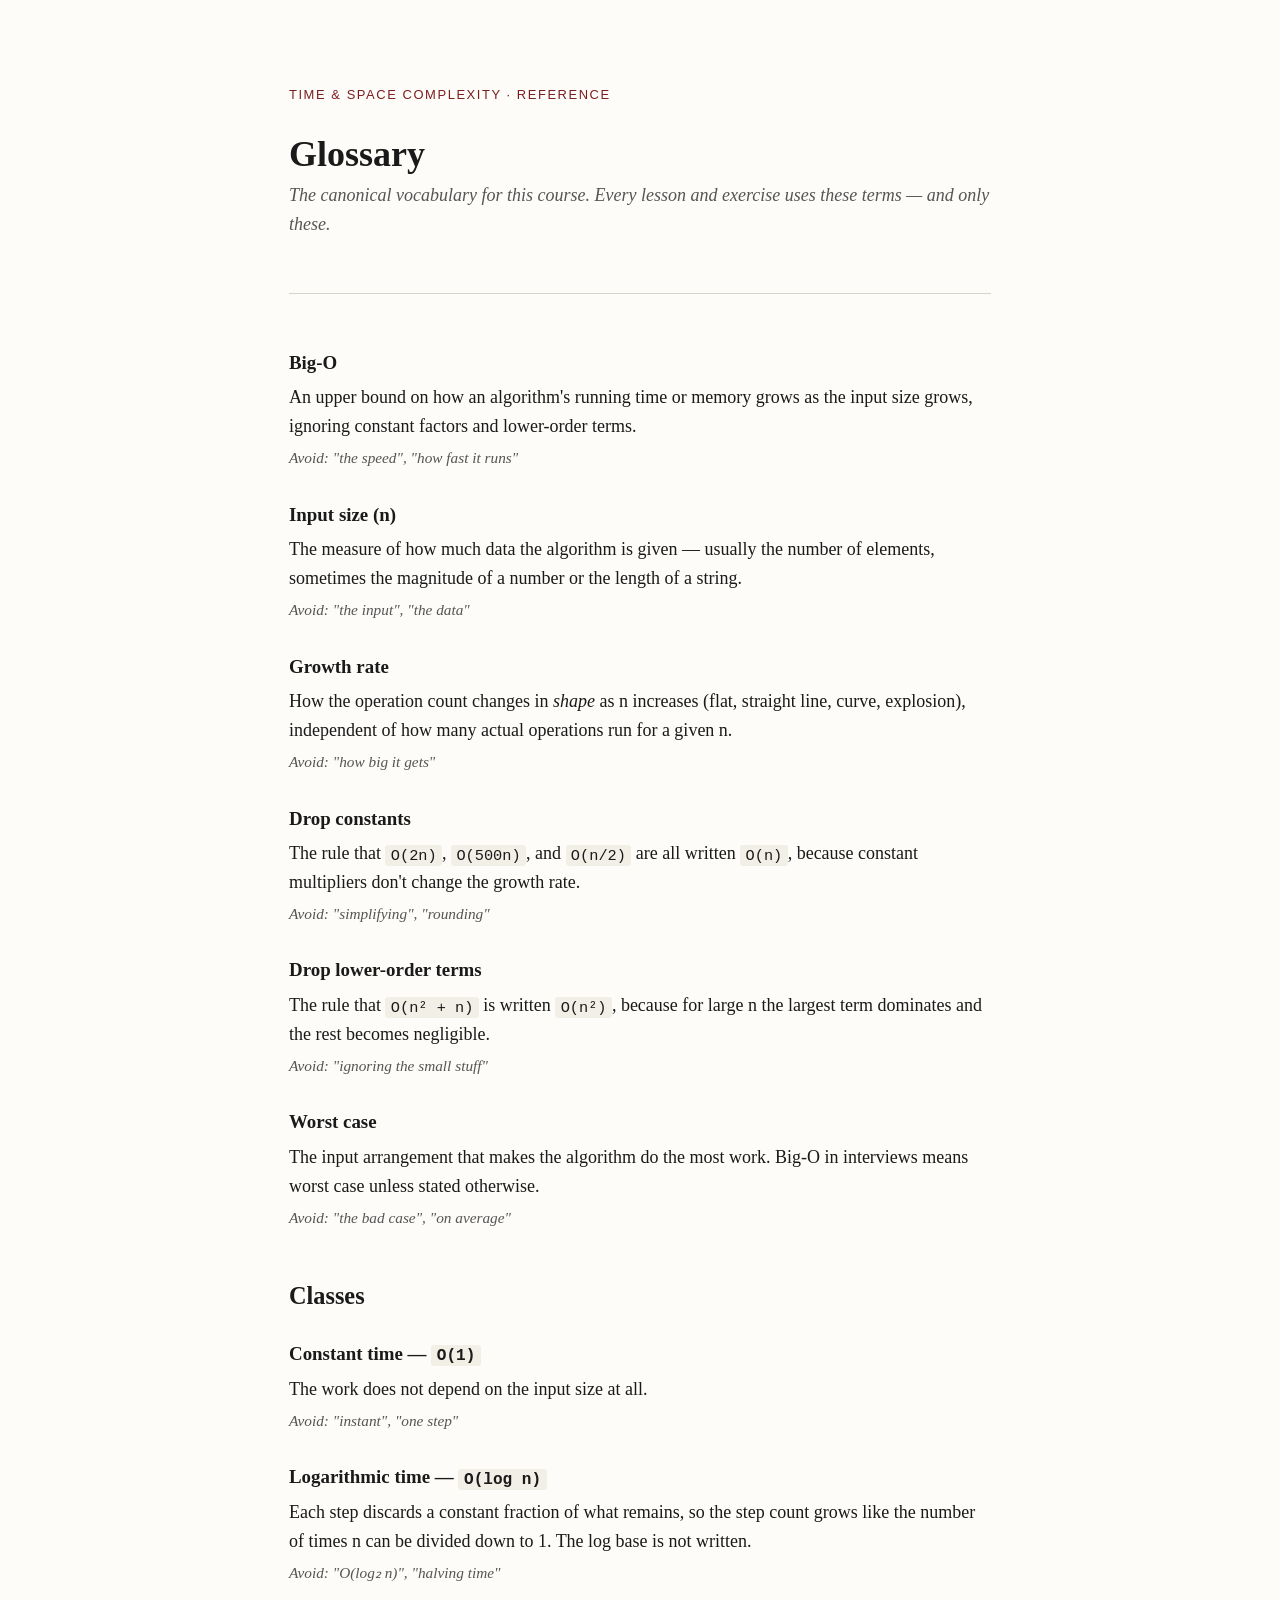
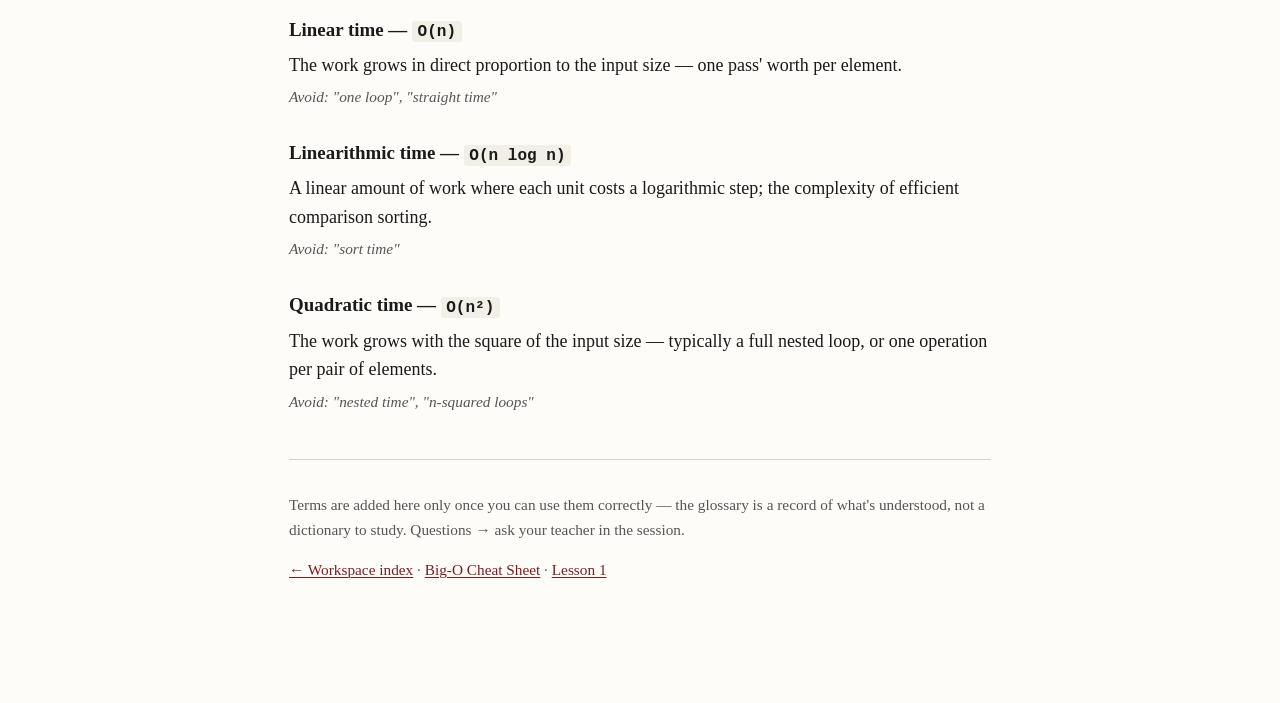
<file: timeAndSpaceComplextiy/reference/glossary.html>
<!DOCTYPE html>
<html lang="en">
<head>
<meta charset="utf-8">
<meta name="viewport" content="width=device-width, initial-scale=1">
<title>Reference · Glossary</title>
<link rel="stylesheet" href="../assets/lesson.css">
<style>
  dl.terms { margin: 1.5rem 0; }
  dl.terms dt { font-weight: 600; font-size: 1.05rem; margin-top: 1.6rem; }
  dl.terms dd { margin: 0.3rem 0 0; }
  dl.terms .avoid { display: block; font-size: 0.85rem; color: var(--ink-soft); font-style: italic; margin-top: 0.3rem; }
</style>
</head>
<body>

<p class="kicker">Time &amp; Space Complexity · Reference</p>
<h1>Glossary</h1>
<p class="subtitle">The canonical vocabulary for this course. Every lesson and exercise uses these terms — and only these.</p>

<hr>

<dl class="terms">

  <dt>Big-O</dt>
  <dd>
    An upper bound on how an algorithm's running time or memory grows as the input size
    grows, ignoring constant factors and lower-order terms.
    <span class="avoid">Avoid: "the speed", "how fast it runs"</span>
  </dd>

  <dt>Input size (n)</dt>
  <dd>
    The measure of how much data the algorithm is given — usually the number of elements,
    sometimes the magnitude of a number or the length of a string.
    <span class="avoid">Avoid: "the input", "the data"</span>
  </dd>

  <dt>Growth rate</dt>
  <dd>
    How the operation count changes in <em>shape</em> as n increases (flat, straight line,
    curve, explosion), independent of how many actual operations run for a given n.
    <span class="avoid">Avoid: "how big it gets"</span>
  </dd>

  <dt>Drop constants</dt>
  <dd>
    The rule that <code>O(2n)</code>, <code>O(500n)</code>, and <code>O(n/2)</code> are all
    written <code>O(n)</code>, because constant multipliers don't change the growth rate.
    <span class="avoid">Avoid: "simplifying", "rounding"</span>
  </dd>

  <dt>Drop lower-order terms</dt>
  <dd>
    The rule that <code>O(n² + n)</code> is written <code>O(n²)</code>, because for large n
    the largest term dominates and the rest becomes negligible.
    <span class="avoid">Avoid: "ignoring the small stuff"</span>
  </dd>

  <dt>Worst case</dt>
  <dd>
    The input arrangement that makes the algorithm do the most work. Big-O in interviews
    means worst case unless stated otherwise.
    <span class="avoid">Avoid: "the bad case", "on average"</span>
  </dd>

</dl>

<h2>Classes</h2>

<dl class="terms">

  <dt>Constant time — <code>O(1)</code></dt>
  <dd>
    The work does not depend on the input size at all.
    <span class="avoid">Avoid: "instant", "one step"</span>
  </dd>

  <dt>Logarithmic time — <code>O(log n)</code></dt>
  <dd>
    Each step discards a constant fraction of what remains, so the step count grows like
    the number of times n can be divided down to 1. The log base is not written.
    <span class="avoid">Avoid: "O(log₂ n)", "halving time"</span>
  </dd>

  <dt>Linear time — <code>O(n)</code></dt>
  <dd>
    The work grows in direct proportion to the input size — one pass' worth per element.
    <span class="avoid">Avoid: "one loop", "straight time"</span>
  </dd>

  <dt>Linearithmic time — <code>O(n log n)</code></dt>
  <dd>
    A linear amount of work where each unit costs a logarithmic step; the complexity of
    efficient comparison sorting.
    <span class="avoid">Avoid: "sort time"</span>
  </dd>

  <dt>Quadratic time — <code>O(n²)</code></dt>
  <dd>
    The work grows with the square of the input size — typically a full nested loop, or
    one operation per pair of elements.
    <span class="avoid">Avoid: "nested time", "n-squared loops"</span>
  </dd>

</dl>

<div class="footer-note">
<p>Terms are added here only once you can use them correctly — the glossary is a record of
what's understood, not a dictionary to study. Questions &rarr; ask your teacher in the session.</p>
<p><a href="../index.html">&#8592; Workspace index</a> ·
<a href="big-o-cheat-sheet.html">Big-O Cheat Sheet</a> ·
<a href="../lessons/0001-what-big-o-measures.html">Lesson 1</a></p>
</div>

</body>
</html>
</file>
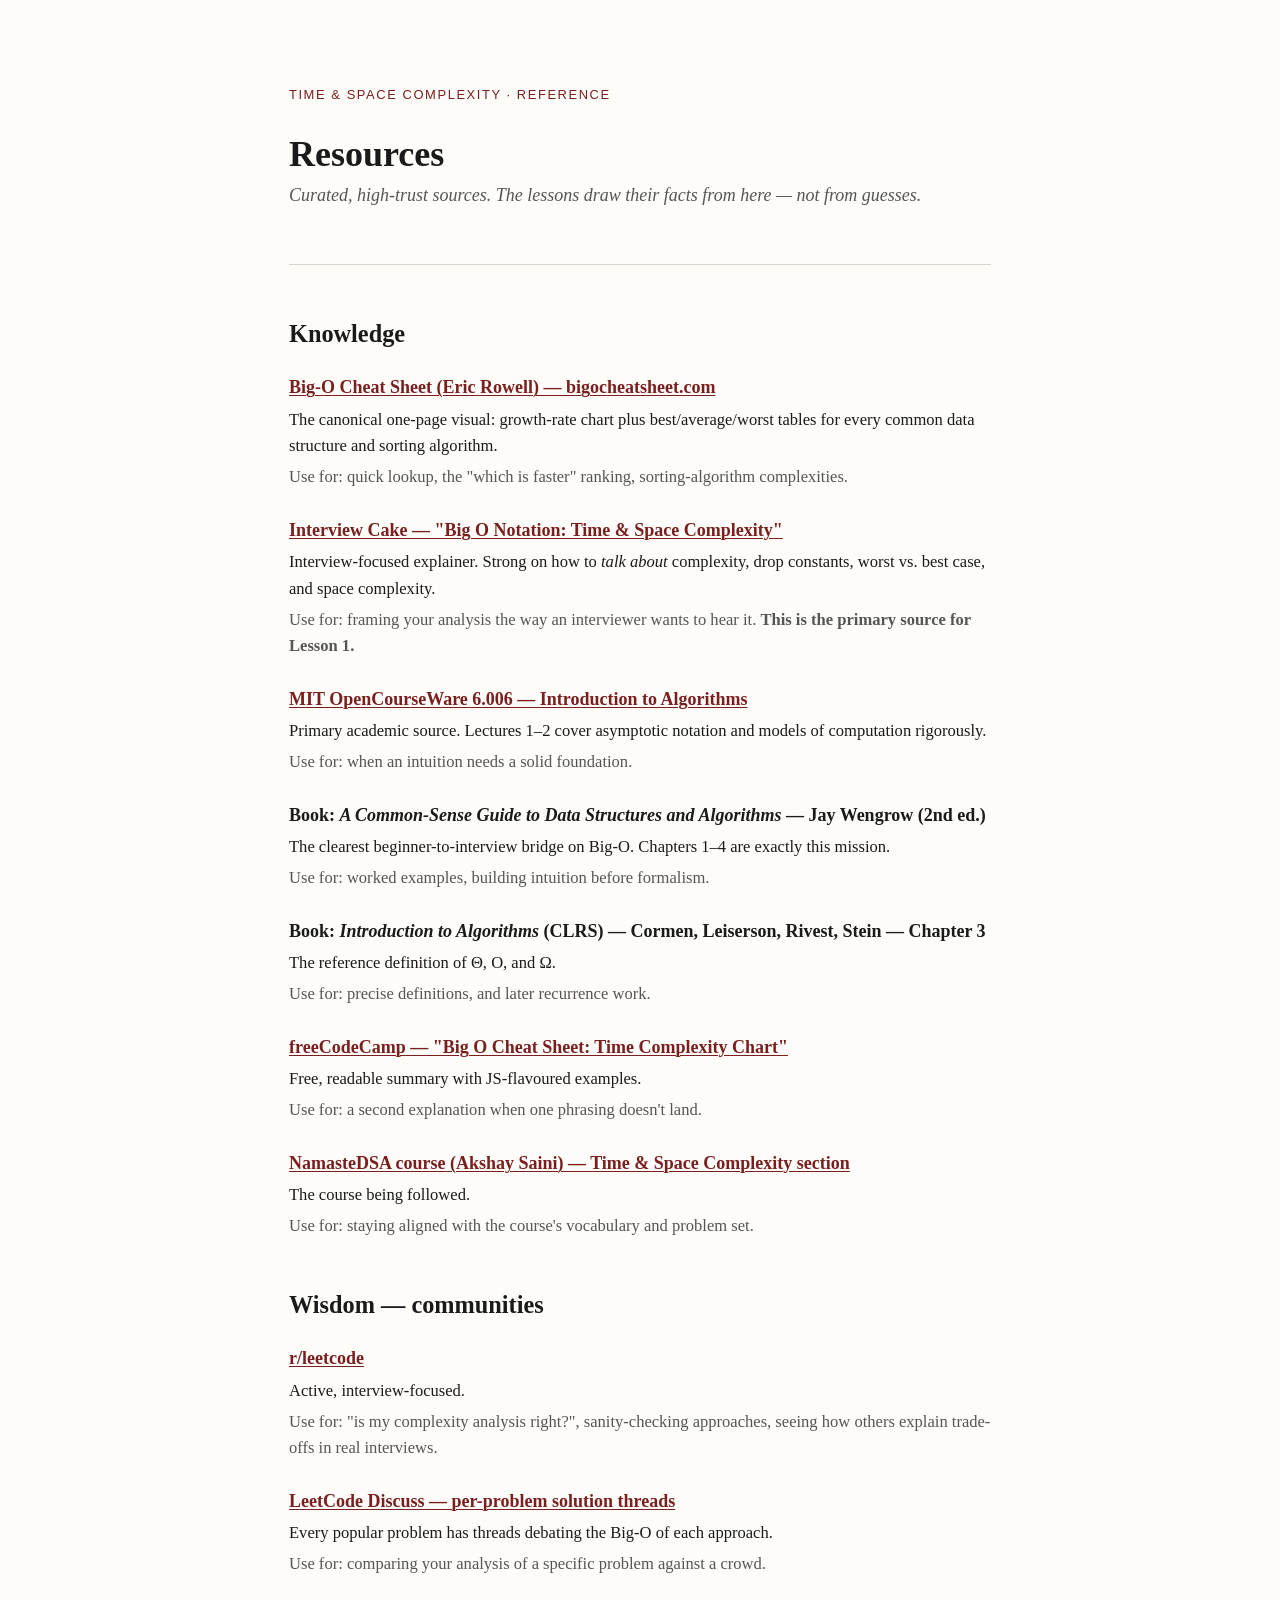
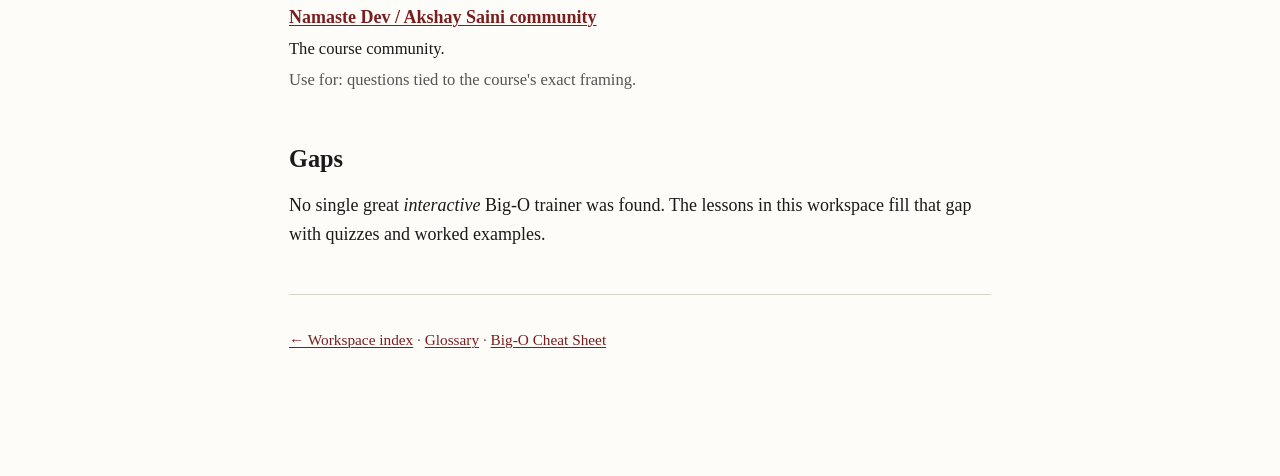
<file: timeAndSpaceComplextiy/reference/resources.html>
<!DOCTYPE html>
<html lang="en">
<head>
<meta charset="utf-8">
<meta name="viewport" content="width=device-width, initial-scale=1">
<title>Reference · Resources</title>
<link rel="stylesheet" href="../assets/lesson.css">
<style>
  .res { margin: 1.4rem 0; }
  .res a { font-weight: 600; }
  .res p { margin: 0.25rem 0 0; font-size: 0.92rem; }
  .res .use { color: var(--ink-soft); }
</style>
</head>
<body>

<p class="kicker">Time &amp; Space Complexity · Reference</p>
<h1>Resources</h1>
<p class="subtitle">Curated, high-trust sources. The lessons draw their facts from here — not from guesses.</p>

<hr>

<h2>Knowledge</h2>

<div class="res">
  <a href="https://www.bigocheatsheet.com/">Big-O Cheat Sheet (Eric Rowell) — bigocheatsheet.com</a>
  <p>The canonical one-page visual: growth-rate chart plus best/average/worst tables for every common data structure and sorting algorithm.</p>
  <p class="use">Use for: quick lookup, the "which is faster" ranking, sorting-algorithm complexities.</p>
</div>

<div class="res">
  <a href="https://www.interviewcake.com/article/java/big-o-notation-time-and-space-complexity">Interview Cake — "Big O Notation: Time &amp; Space Complexity"</a>
  <p>Interview-focused explainer. Strong on how to <em>talk about</em> complexity, drop constants, worst vs. best case, and space complexity.</p>
  <p class="use">Use for: framing your analysis the way an interviewer wants to hear it. <strong>This is the primary source for Lesson 1.</strong></p>
</div>

<div class="res">
  <a href="https://ocw.mit.edu/courses/6-006-introduction-to-algorithms-spring-2020/">MIT OpenCourseWare 6.006 — Introduction to Algorithms</a>
  <p>Primary academic source. Lectures 1–2 cover asymptotic notation and models of computation rigorously.</p>
  <p class="use">Use for: when an intuition needs a solid foundation.</p>
</div>

<div class="res">
  <span style="font-weight:600">Book: <em>A Common-Sense Guide to Data Structures and Algorithms</em> — Jay Wengrow (2nd ed.)</span>
  <p>The clearest beginner-to-interview bridge on Big-O. Chapters 1–4 are exactly this mission.</p>
  <p class="use">Use for: worked examples, building intuition before formalism.</p>
</div>

<div class="res">
  <span style="font-weight:600">Book: <em>Introduction to Algorithms</em> (CLRS) — Cormen, Leiserson, Rivest, Stein — Chapter 3</span>
  <p>The reference definition of Θ, O, and Ω.</p>
  <p class="use">Use for: precise definitions, and later recurrence work.</p>
</div>

<div class="res">
  <a href="https://www.freecodecamp.org/news/big-o-cheat-sheet-time-complexity-chart/">freeCodeCamp — "Big O Cheat Sheet: Time Complexity Chart"</a>
  <p>Free, readable summary with JS-flavoured examples.</p>
  <p class="use">Use for: a second explanation when one phrasing doesn't land.</p>
</div>

<div class="res">
  <a href="https://namastedev.com/">NamasteDSA course (Akshay Saini) — Time &amp; Space Complexity section</a>
  <p>The course being followed.</p>
  <p class="use">Use for: staying aligned with the course's vocabulary and problem set.</p>
</div>

<h2>Wisdom — communities</h2>

<div class="res">
  <a href="https://www.reddit.com/r/leetcode/">r/leetcode</a>
  <p>Active, interview-focused.</p>
  <p class="use">Use for: "is my complexity analysis right?", sanity-checking approaches, seeing how others explain trade-offs in real interviews.</p>
</div>

<div class="res">
  <a href="https://leetcode.com/discuss/">LeetCode Discuss — per-problem solution threads</a>
  <p>Every popular problem has threads debating the Big-O of each approach.</p>
  <p class="use">Use for: comparing your analysis of a specific problem against a crowd.</p>
</div>

<div class="res">
  <a href="https://namastedev.com/">Namaste Dev / Akshay Saini community</a>
  <p>The course community.</p>
  <p class="use">Use for: questions tied to the course's exact framing.</p>
</div>

<h2>Gaps</h2>
<p>
No single great <em>interactive</em> Big-O trainer was found. The lessons in this
workspace fill that gap with quizzes and worked examples.
</p>

<div class="footer-note">
<p><a href="../index.html">&#8592; Workspace index</a> ·
<a href="glossary.html">Glossary</a> ·
<a href="big-o-cheat-sheet.html">Big-O Cheat Sheet</a></p>
</div>

</body>
</html>
</file>
<file: timeAndSpaceComplextiy/assets/lesson.css>
/* Shared stylesheet for all Time & Space Complexity lessons and reference docs.
   Tufte-inspired: generous margins, readable serif body, restrained palette.
   Prints cleanly on A4/Letter. */

:root {
  --ink: #1a1a1a;
  --ink-soft: #555;
  --rule: #d8d3c8;
  --bg: #fdfcf9;
  --accent: #7a1f1f;      /* deep red, used sparingly */
  --code-bg: #f2efe6;
  --good: #1f5c2e;
  --bad: #7a1f1f;
  --maxw: 42rem;
}

* { box-sizing: border-box; }

html { font-size: 18px; }

body {
  margin: 0 auto;
  max-width: var(--maxw);
  padding: 4rem 1.5rem 6rem;
  background: var(--bg);
  color: var(--ink);
  font-family: "Iowan Old Style", "Palatino Linotype", Palatino, Charter, Georgia, serif;
  line-height: 1.6;
  -webkit-font-smoothing: antialiased;
}

h1, h2, h3 {
  font-family: "Iowan Old Style", Palatino, Georgia, serif;
  line-height: 1.2;
  font-weight: 600;
}

h1 { font-size: 2rem; margin: 0 0 0.3rem; }
h2 { font-size: 1.35rem; margin: 2.8rem 0 0.8rem; }
h3 { font-size: 1.08rem; margin: 1.8rem 0 0.5rem; }

.kicker {
  font-family: -apple-system, BlinkMacSystemFont, "Segoe UI", sans-serif;
  text-transform: uppercase;
  letter-spacing: 0.12em;
  font-size: 0.72rem;
  color: var(--accent);
  margin-bottom: 1.5rem;
}

.subtitle { color: var(--ink-soft); font-style: italic; margin-top: 0; }

a { color: var(--accent); text-decoration-thickness: 1px; text-underline-offset: 2px; }

hr { border: 0; border-top: 1px solid var(--rule); margin: 3rem 0; }

code {
  font-family: "SF Mono", "JetBrains Mono", "Fira Code", Menlo, Consolas, monospace;
  font-size: 0.85em;
  background: var(--code-bg);
  padding: 0.1em 0.35em;
  border-radius: 3px;
}

pre {
  background: var(--code-bg);
  border-left: 3px solid var(--rule);
  padding: 1rem 1.2rem;
  overflow-x: auto;
  font-size: 0.82rem;
  line-height: 1.5;
}
pre code { background: none; padding: 0; font-size: inherit; }

.callout {
  border: 1px solid var(--rule);
  border-left: 3px solid var(--accent);
  background: #fbf8f0;
  padding: 0.9rem 1.2rem;
  margin: 1.5rem 0;
  font-size: 0.95rem;
}
.callout strong { color: var(--accent); }

.rule-box {
  background: #fff;
  border: 1px solid var(--rule);
  border-radius: 4px;
  padding: 1rem 1.3rem;
  margin: 1.5rem 0;
}
.rule-box h3 { margin-top: 0; }

table { border-collapse: collapse; width: 100%; margin: 1.5rem 0; font-size: 0.9rem; }
th, td { text-align: left; padding: 0.45rem 0.7rem; border-bottom: 1px solid var(--rule); }
th { font-family: -apple-system, sans-serif; font-size: 0.78rem; text-transform: uppercase; letter-spacing: 0.06em; color: var(--ink-soft); }

figure { margin: 2rem 0; }
figcaption { font-size: 0.82rem; color: var(--ink-soft); font-style: italic; margin-top: 0.5rem; text-align: center; }

.good { color: var(--good); font-weight: 600; }
.bad  { color: var(--bad);  font-weight: 600; }

/* --- Quiz widget (paired with assets/quiz.js) --- */
.quiz { border: 1px solid var(--rule); border-radius: 4px; padding: 1.2rem 1.4rem; margin: 1.5rem 0; background: #fff; }
.quiz p.q { font-weight: 600; margin: 0 0 0.8rem; }
.quiz ul { list-style: none; padding: 0; margin: 0; }
.quiz li { margin: 0.4rem 0; }
.quiz button.opt {
  font: inherit; text-align: left; width: 100%;
  background: var(--bg); border: 1px solid var(--rule); border-radius: 3px;
  padding: 0.5rem 0.8rem; cursor: pointer;
}
.quiz button.opt:hover { border-color: var(--accent); }
.quiz button.opt.correct { background: #e8f2e9; border-color: var(--good); }
.quiz button.opt.wrong   { background: #f6e9e9; border-color: var(--bad); }
.quiz .feedback { margin-top: 0.8rem; font-size: 0.9rem; min-height: 1.2rem; }

.nav { display: flex; justify-content: space-between; font-size: 0.85rem; margin-top: 3rem; }
.footer-note { font-size: 0.85rem; color: var(--ink-soft); margin-top: 2.5rem; border-top: 1px solid var(--rule); padding-top: 1rem; }

@media print {
  body { background: #fff; padding: 0; max-width: none; font-size: 11pt; }
  .quiz button.opt { border: 1px solid #999; }
  a { color: var(--ink); text-decoration: none; }
  .nav, .footer-note .no-print { display: none; }
}
</file>
